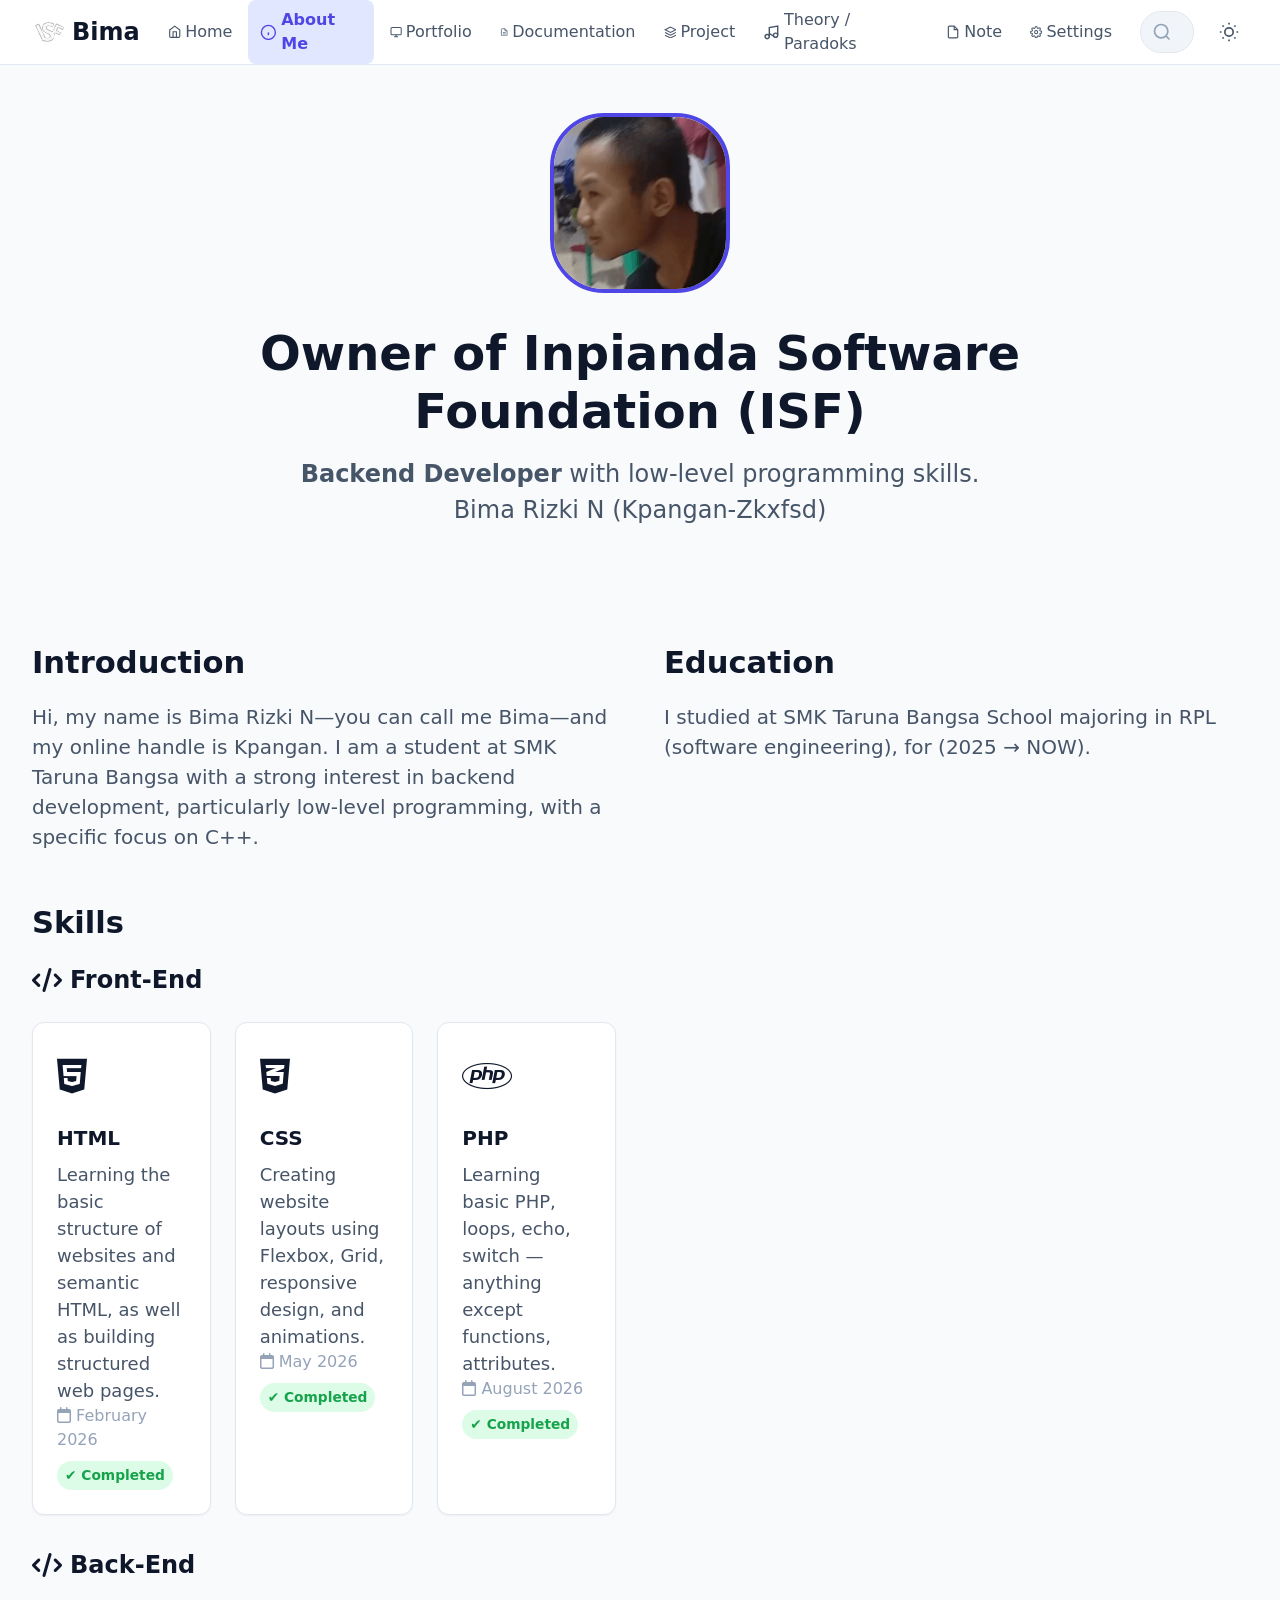
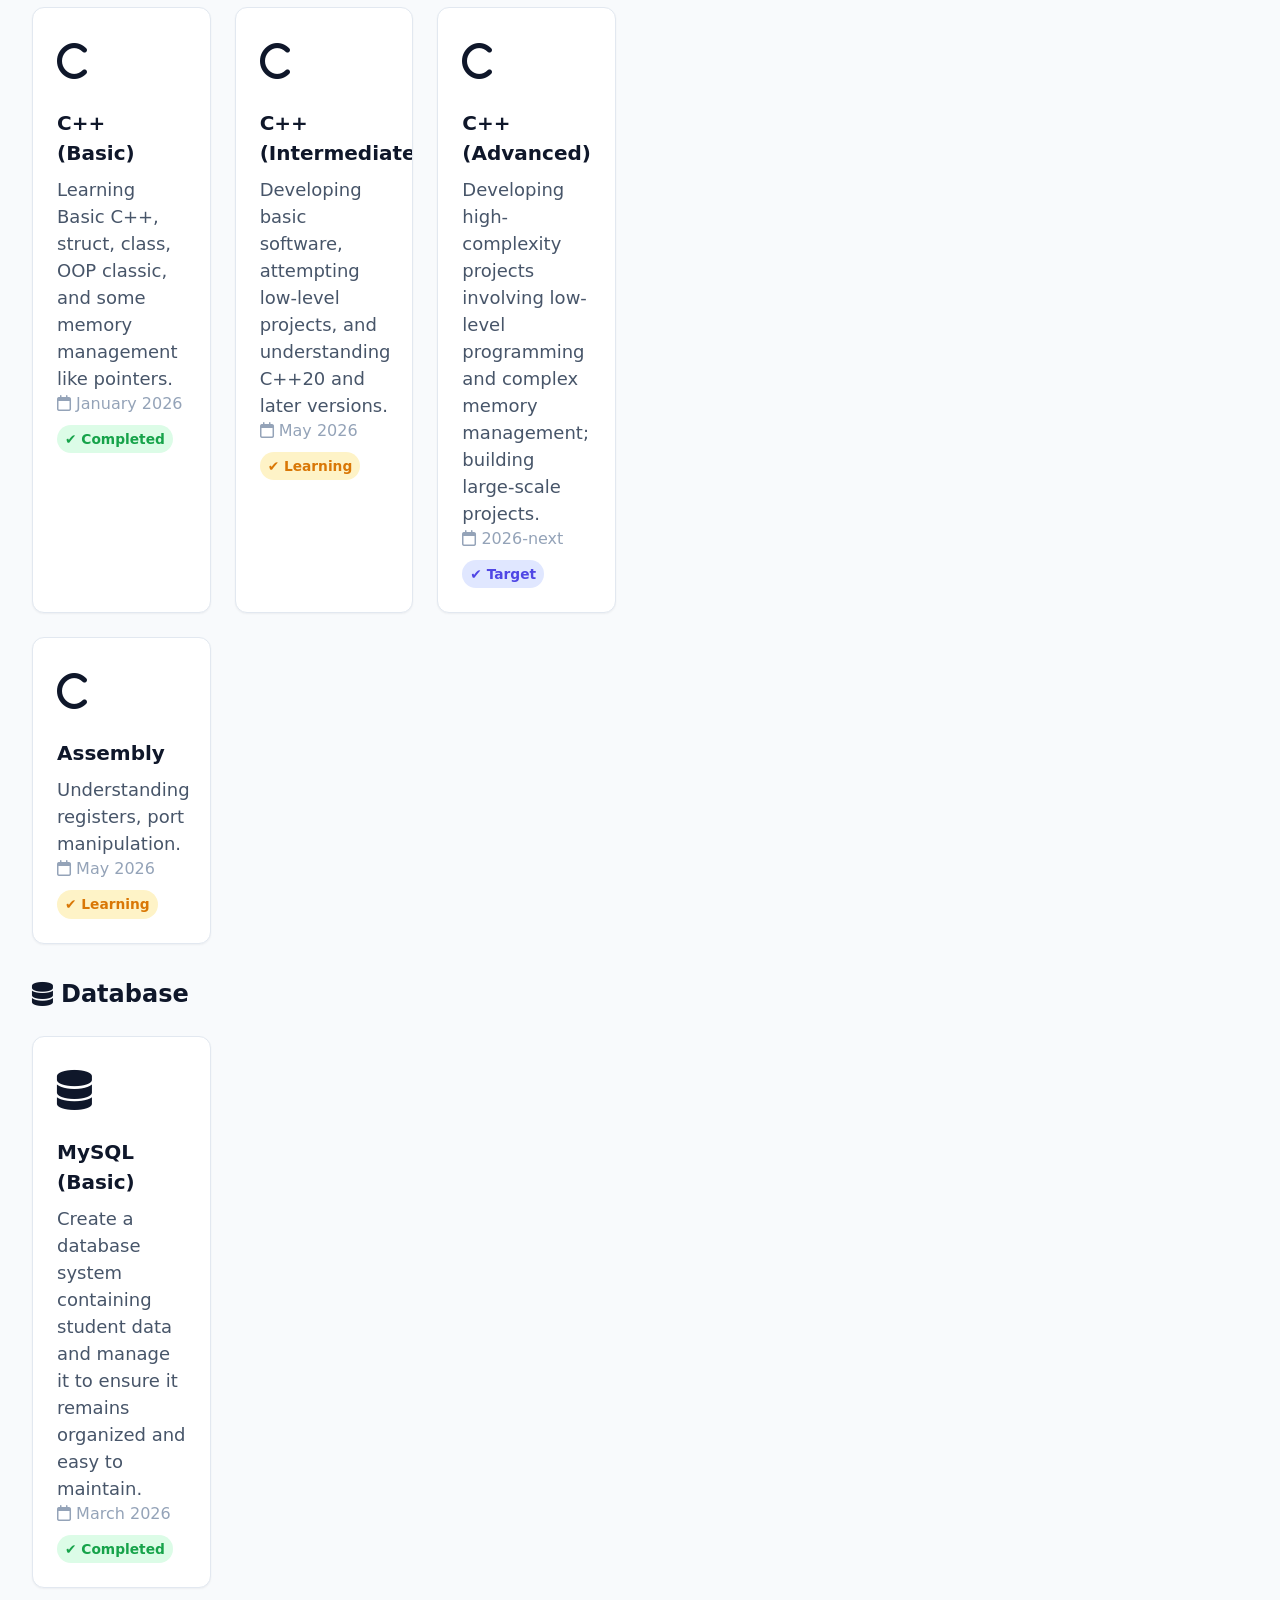
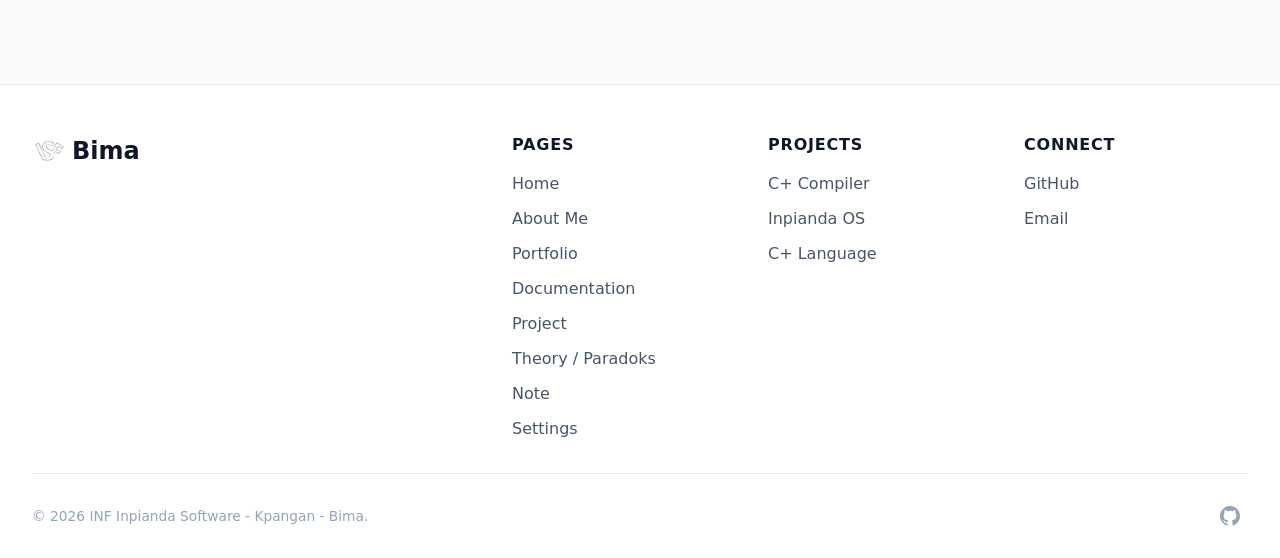
<file: about.html>
<!DOCTYPE html>
<html lang="id">
<head>
  <meta charset="UTF-8">
  <meta name="viewport" content="width=device-width, initial-scale=1.0">
  <title>About | Inpianda Center</title>
  <meta name="description" content="Inpianda Software Foundation — Low-level systems programming: compilers, operating systems, embedded.">
  <meta name="theme-color" content="#1a1a2e">
  <link rel="icon" type="image/svg+xml" href="./favicon.svg">
  <link rel="manifest" href="./manifest.webmanifest">
  <link rel="apple-touch-icon" href="./apple-touch-icon.png">
  <script type="application/ld+json">{
  &quot;@context&quot;: &quot;https://schema.org&quot;,
  &quot;@type&quot;: &quot;WebSite&quot;,
  &quot;name&quot;: &quot;Inpianda Center&quot;,
  &quot;url&quot;: &quot;https://inpianda.dev&quot;,
  &quot;potentialAction&quot;: {
    &quot;@type&quot;: &quot;SearchAction&quot;,
    &quot;target&quot;: &quot;https://inpianda.dev/search?q&#x3D;{search_term_string}&quot;,
    &quot;query-input&quot;: &quot;required name&#x3D;search_term_string&quot;
  }
}</script>
  <link rel="modulepreload" href="[data-uri]">
  <script type="module" crossorigin src="./assets/about-BXwyVYKv.js"></script>
  <link rel="modulepreload" crossorigin href="./assets/main-DVVjQT9R.js">
  <link rel="stylesheet" crossorigin href="./assets/main-DaW2ikX8.css">
<link rel="manifest" href="./manifest.webmanifest"><script id="vite-plugin-pwa:register-sw" src="./registerSW.js"></script></head>
<body>
  <a href="#main-content" class="skip-link">Skip to main content</a>
  <header class="site-header" role="banner">
    <div class="container">
      <a href="/" class="logo" aria-label="Inpianda Center - Home">
        <img src="./assets/images/logo.svg" alt="" class="logo-img" style="width: 32px; height: 32px; border-radius: var(--radius-md);">
        <span>Bima</span>
      </a>
  
      <nav class="nav-desktop" role="navigation" aria-label="Main navigation">
        <a href="/" class="nav-link " aria-current="">
          <svg width="18" height="18" viewBox="0 0 24 24" fill="none" stroke="currentColor" stroke-width="2" aria-hidden="true"><path d="M3 9l9-7 9 7v11a2 2 0 0 1-2 2H5a2 2 0 0 1-2-2z"/><polyline points="9 22 9 12 15 12 15 22"/></svg>
          Home
        </a>
        <a href="/about" class="nav-link active" aria-current="page">
          <svg width="18" height="18" viewBox="0 0 24 24" fill="none" stroke="currentColor" stroke-width="2" aria-hidden="true"><circle cx="12" cy="12" r="10"/><path d="M12 16v-4"/><path d="M12 8h.01"/></svg>
          About Me
        </a>
        <a href="/projects" class="nav-link " aria-current="">
          <svg width="18" height="18" viewBox="0 0 24 24" fill="none" stroke="currentColor" stroke-width="2" aria-hidden="true"><rect x="2" y="3" width="20" height="14" rx="2"/><path d="M8 21h8M12 17v4"/></svg>
          Portfolio
        </a>
        <a href="/documentation" class="nav-link " aria-current="">
          <svg width="18" height="18" viewBox="0 0 24 24" fill="none" stroke="currentColor" stroke-width="2" aria-hidden="true"><path d="M14 2H6a2 2 0 0 0-2 2v16a2 2 0 0 0 2 2h12a2 2 0 0 0 2-2V8z"/><polyline points="14 2 14 8 20 8"/><line x1="16" y1="13" x2="8" y2="13"/><line x1="16" y1="17" x2="8" y2="17"/></svg>
          Documentation
        </a>
        <a href="/project" class="nav-link " aria-current="">
          <svg width="18" height="18" viewBox="0 0 24 24" fill="none" stroke="currentColor" stroke-width="2" aria-hidden="true"><path d="M12 2L2 7l10 5 10-5-10-5z"/><path d="M2 17l10 5 10-5"/><path d="M2 12l10 5 10-5"/></svg>
          Project
        </a>
        <a href="/theory" class="nav-link " aria-current="">
          <svg width="18" height="18" viewBox="0 0 24 24" fill="none" stroke="currentColor" stroke-width="2" aria-hidden="true"><path d="M9 18V5l12-2v13"/><circle cx="6" cy="18" r="3"/><circle cx="18" cy="16" r="3"/><line x1="8.59" y1="13.51" x2="15.42" y2="17.49"/></svg>
          Theory / Paradoks
        </a>
        <a href="/note" class="nav-link " aria-current="">
          <svg width="18" height="18" viewBox="0 0 24 24" fill="none" stroke="currentColor" stroke-width="2" aria-hidden="true"><path d="M14 2H6a2 2 0 0 0-2 2v16a2 2 0 0 0 2 2h12a2 2 0 0 0 2-2V8z"/><polyline points="14 2 14 8 20 8"/></svg>
          Note
        </a>
        <a href="/settings" class="nav-link " aria-current="">
          <svg width="18" height="18" viewBox="0 0 24 24" fill="none" stroke="currentColor" stroke-width="2" aria-hidden="true"><circle cx="12" cy="12" r="3"/><path d="M19.4 15a1.65 1.65 0 0 0 .33 1.82l.06.06a2 2 0 0 1 0 2.83 2 2 0 0 1-2.83 0l-.06-.06a1.65 1.65 0 0 0-1.82-.33 1.65 1.65 0 0 0-1 1.51V21a2 2 0 0 1-2 2 2 2 0 0 1-2-2v-.09A1.65 1.65 0 0 0 9 19.4a1.65 1.65 0 0 0-1.82.33l-.06.06a2 2 0 0 1-2.83 0 2 2 0 0 1 0-2.83l.06-.06a1.65 1.65 0 0 0 .33-1.82 1.65 1.65 0 0 0-1.51-1H3a2 2 0 0 1-2-2 2 2 0 0 1 2-2h.09A1.65 1.65 0 0 0 4.6 9a1.65 1.65 0 0 0-.33-1.82l-.06-.06a2 2 0 0 1 0-2.83 2 2 0 0 1 2.83 0l.06.06a1.65 1.65 0 0 0 1.82.33H9a1.65 1.65 0 0 0 1-1.51V3a2 2 0 0 1 2-2 2 2 0 0 1 2 2v.09a1.65 1.65 0 0 0 1 1.51 1.65 1.65 0 0 0 1.82-.33l.06-.06a2 2 0 0 1 2.83 0 2 2 0 0 1 0 2.83l-.06.06a1.65 1.65 0 0 0-.33 1.82V9a1.65 1.65 0 0 0 1.51 1H21a2 2 0 0 1 2 2 2 2 0 0 1-2 2h-.09a1.65 1.65 0 0 0-1.51 1z"/></svg>
          Settings
        </a>
      </nav>
  
      <div class="search-wrapper" role="search" aria-label="Site search">
        <svg class="search-icon" viewBox="0 0 24 24" fill="none" stroke="currentColor" stroke-width="2" aria-hidden="true"><circle cx="11" cy="11" r="8"/><path d="M21 21l-4.35-4.35"/></svg>
        <input type="search" class="search-input" placeholder="Search projects, docs..." aria-label="Search" autocomplete="off">
      </div>
  
      <button class="theme-toggle" aria-label="Toggle dark mode" data-theme-toggle>
        <svg class="sun-icon" viewBox="0 0 24 24" fill="none" stroke="currentColor" stroke-width="2" aria-hidden="true"><circle cx="12" cy="12" r="5"/><path d="M12 1v2M12 21v2M4.22 4.22l1.42 1.42M18.36 18.36l1.42 1.42M1 12h2M21 12h2M4.22 19.78l1.42-1.42M18.36 5.64l1.42-1.42"/></svg>
        <svg class="moon-icon" viewBox="0 0 24 24" fill="none" stroke="currentColor" stroke-width="2" aria-hidden="true"><path d="M21 12.79A9 9 0 1 1 11.21 3 7 7 0 0 0 21 12.79z"/></svg>
      </button>
  
      <button class="mobile-menu-btn" aria-label="Open menu" aria-expanded="false" aria-controls="mobile-nav" data-mobile-menu-btn>
        <svg width="24" height="24" viewBox="0 0 24 24" fill="none" stroke="currentColor" stroke-width="2" aria-hidden="true"><line x1="3" y1="12" x2="21" y2="12"/><line x1="3" y1="6" x2="21" y2="6"/><line x1="3" y1="18" x2="21" y2="18"/></svg>
      </button>
    </div>
  </header>
  
  <!-- Mobile Nav Drawer -->
  <div class="mobile-nav-overlay" data-mobile-nav-overlay aria-hidden="true"></div>
  <nav class="mobile-nav" id="mobile-nav" role="navigation" aria-label="Mobile navigation">
    <div class="mobile-nav-header">
      <img src="./assets/images/logo.svg" alt="" class="logo-img" style="width: 32px; height: 32px; border-radius: var(--radius-md);">
      <span>Inpianda Center</span>
      <button class="mobile-nav-close" aria-label="Close menu" data-mobile-nav-close>
        <svg width="24" height="24" viewBox="0 0 24 24" fill="none" stroke="currentColor" stroke-width="2" aria-hidden="true"><line x1="18" y1="6" x2="6" y2="18"/><line x1="6" y1="6" x2="18" y2="18"/></svg>
      </button>
    </div>
    <div class="mobile-nav-links">
      <a href="/" class="mobile-nav-link " data-mobile-nav-link>
        <svg width="22" height="22" viewBox="0 0 24 24" fill="none" stroke="currentColor" stroke-width="2" aria-hidden="true"><path d="M3 9l9-7 9 7v11a2 2 0 0 1-2 2H5a2 2 0 0 1-2-2z"/><polyline points="9 22 9 12 15 12 15 22"/></svg>
        Home
      </a>
      <a href="/about" class="mobile-nav-link active" data-mobile-nav-link>
        <svg width="22" height="22" viewBox="0 0 24 24" fill="none" stroke="currentColor" stroke-width="2" aria-hidden="true"><circle cx="12" cy="12" r="10"/><path d="M12 16v-4"/><path d="M12 8h.01"/></svg>
        About Me
      </a>
      <a href="/projects" class="mobile-nav-link " data-mobile-nav-link>
        <svg width="22" height="22" viewBox="0 0 24 24" fill="none" stroke="currentColor" stroke-width="2" aria-hidden="true"><rect x="2" y="3" width="20" height="14" rx="2"/><path d="M8 21h8M12 17v4"/></svg>
        Portfolio
      </a>
      <a href="/documentation" class="mobile-nav-link " data-mobile-nav-link>
        <svg width="22" height="22" viewBox="0 0 24 24" fill="none" stroke="currentColor" stroke-width="2" aria-hidden="true"><path d="M14 2H6a2 2 0 0 0-2 2v16a2 2 0 0 0 2 2h12a2 2 0 0 0 2-2V8z"/><polyline points="14 2 14 8 20 8"/></svg>
        Documentation
      </a>
      <a href="/project" class="mobile-nav-link " data-mobile-nav-link>
        <svg width="22" height="22" viewBox="0 0 24 24" fill="none" stroke="currentColor" stroke-width="2" aria-hidden="true"><path d="M12 2L2 7l10 5 10-5-10-5z"/><path d="M2 17l10 5 10-5"/><path d="M2 12l10 5 10-5"/></svg>
        Project
      </a>
      <a href="/theory" class="mobile-nav-link " data-mobile-nav-link>
        <svg width="22" height="22" viewBox="0 0 24 24" fill="none" stroke="currentColor" stroke-width="2" aria-hidden="true"><path d="M9 18V5l12-2v13"/><circle cx="6" cy="18" r="3"/><circle cx="18" cy="16" r="3"/><line x1="8.59" y1="13.51" x2="15.42" y2="17.49"/></svg>
        Theory / Paradoks
      </a>
      <a href="/note" class="mobile-nav-link " data-mobile-nav-link>
        <svg width="22" height="22" viewBox="0 0 24 24" fill="none" stroke="currentColor" stroke-width="2" aria-hidden="true"><path d="M14 2H6a2 2 0 0 0-2 2v16a2 2 0 0 0 2 2h12a2 2 0 0 0 2-2V8z"/><polyline points="14 2 14 8 20 8"/></svg>
        Note
      </a>
      <a href="/settings" class="mobile-nav-link " data-mobile-nav-link>
        <svg width="22" height="22" viewBox="0 0 24 24" fill="none" stroke="currentColor" stroke-width="2" aria-hidden="true"><circle cx="12" cy="12" r="3"/><path d="M19.4 15a1.65 1.65 0 0 0 .33 1.82l.06.06a2 2 0 0 1 0 2.83 2 2 0 0 1-2.83 0l-.06-.06a1.65 1.65 0 0 0-1.82-.33 1.65 1.65 0 0 0-1 1.51V21a2 2 0 0 1-2 2 2 2 0 0 1-2-2v-.09A1.65 1.65 0 0 0 9 19.4a1.65 1.65 0 0 0-1.82-.33l-.06-.06a2 2 0 0 1-2.83 0 2 2 0 0 1 0-2.83l.06-.06a1.65 1.65 0 0 0 .33-1.82 1.65 1.65 0 0 0-1-1.51H3a2 2 0 0 1-2-2 2 2 0 0 1 2-2h.09A1.65 1.65 0 0 0 4.6 9a1.65 1.65 0 0 0-.33-1.82l-.06-.06a2 2 0 0 1 0-2.83 2 2 0 0 1 2.83 0l.06.06a1.65 1.65 0 0 0 1.82.33H9a1.65 1.65 0 0 0 1-1.51V3a2 2 0 0 1 2-2 2 2 0 0 1 2 2v.09a1.65 1.65 0 0 0 1 1.51 1.65 1.65 0 0 0 1.82-.33l.06-.06a2 2 0 0 1 2.83 0 2 2 0 0 1 0 2.83l-.06.06a1.65 1.65 0 0 0-.33 1.82V9a1.65 1.65 0 0 0 1.51 1H21a2 2 0 0 1 2 2 2 2 0 0 1-2 2h-.09a1.65 1.65 0 0 0-1.51 1z"/></svg>
        Settings
      </a>
    </div>
  </nav>  <main id="main-content" role="main">
    <header class="hero" style="padding: var(--space-12) 0;">
      <div class="container">
        <div style="display: flex; align-items: center; gap: var(--space-8); flex-wrap: wrap; justify-content: center; text-align: center; max-width: 800px; margin: 0 auto;">
          <img src="./assets/images/image.png" alt="Bima Rizki N - Owner of ISF" class="about-profile-img" style="width: 180px; height: 180px; border-radius: 30%; object-fit: cover; border: 4px solid var(--color-primary); flex-shrink: 0;">
          <div>
            <h1 class="text-4xl font-bold" style="line-height: 1.2;">Owner of <span class="highlight">Inpianda Software Foundation</span> (ISF)</h1>
            <p class="text-lg text-secondary mt-4" style="font-size: var(--text-xl);"><strong>Backend Developer</strong> with low-level programming skills.<br>Bima Rizki N (Kpangan-Zkxfsd)</p>
          </div>
        </div>
      </div>
    </header>
    
    <section class="section">
      <div class="container">
        <div class="about-content" style="display: grid; gap: var(--space-12);">
          <div class="info-item">
            <h2 class="text-2xl font-bold mb-4">Introduction</h2>
            <p class="text-lg text-secondary">Hi, my name is Bima Rizki N—you can call me Bima—and my online handle is Kpangan. I am a student at SMK Taruna Bangsa with a strong interest in backend development, particularly low-level programming, with a specific focus on C++.</p>
          </div>
          <div class="info-item">
            <h2 class="text-2xl font-bold mb-4">Education</h2>
            <p class="text-lg text-secondary">I studied at SMK Taruna Bangsa School majoring in RPL (software engineering), for (2025 → NOW).</p>
          </div>
    
          <div class="info-item">
            <h2 class="text-2xl font-bold mb-4">Skills</h2>
    
            <div class="skills-section">
              <h3 class="text-xl font-semibold mb-6" style="display: flex; align-items: center; gap: var(--space-2);"><i class="fa-solid fa-code"></i> Front-End</h3>
              <div class="learning-container grid grid-cols-1 md:grid-cols-3 gap-6">
                <article class="learning-card card p-6">
                  <div class="icon" style="font-size: 40px; margin-bottom: var(--space-4);"><i class="fa-brands fa-html5"></i></div>
                  <h3 class="text-lg font-semibold mb-2">HTML</h3>
                  <p class="text-secondary">Learning the basic structure of websites and semantic HTML, as well as building structured web pages.</p>
                  <p class="text-sm text-tertiary mb-2"><i class="fa-regular fa-calendar"></i> February 2026</p>
                  <span class="badge badge-success">✔ Completed</span>
                </article>
    
                <article class="learning-card card p-6">
                  <div class="icon" style="font-size: 40px; margin-bottom: var(--space-4);"><i class="fa-brands fa-css3-alt"></i></div>
                  <h3 class="text-lg font-semibold mb-2">CSS</h3>
                  <p class="text-secondary">Creating website layouts using Flexbox, Grid, responsive design, and animations.</p>
                  <p class="text-sm text-tertiary mb-2"><i class="fa-regular fa-calendar"></i> May 2026</p>
                  <span class="badge badge-success">✔ Completed</span>
                </article>
    
                <article class="learning-card card p-6">
                  <div class="icon" style="font-size: 40px; margin-bottom: var(--space-4);"><i class="fa-brands fa-php"></i></div>
                  <h3 class="text-lg font-semibold mb-2">PHP</h3>
                  <p class="text-secondary">Learning basic PHP, loops, echo, switch — anything except functions, attributes.</p>
                  <p class="text-sm text-tertiary mb-2"><i class="fa-regular fa-calendar"></i> August 2026</p>
                  <span class="badge badge-success">✔ Completed</span>
                </article>
              </div>
            </div>
    
            <div class="skills-section mt-10">
              <h3 class="text-xl font-semibold mb-6" style="display: flex; align-items: center; gap: var(--space-2);"><i class="fa-solid fa-code"></i> Back-End</h3>
              <div class="learning-container grid grid-cols-1 md:grid-cols-3 gap-6">
                <article class="learning-card card p-6">
                  <div class="icon" style="font-size: 40px; margin-bottom: var(--space-4);"><i class="fa-brands fa-c"></i></div>
                  <h3 class="text-lg font-semibold mb-2">C++ (Basic)</h3>
                  <p class="text-secondary">Learning Basic C++, struct, class, OOP classic, and some memory management like pointers.</p>
                  <p class="text-sm text-tertiary mb-2"><i class="fa-regular fa-calendar"></i> January 2026</p>
                  <span class="badge badge-success">✔ Completed</span>
                </article>
    
                <article class="learning-card card p-6">
                  <div class="icon" style="font-size: 40px; margin-bottom: var(--space-4);"><i class="fa-brands fa-c"></i></div>
                  <h3 class="text-lg font-semibold mb-2">C++ (Intermediate)</h3>
                  <p class="text-secondary">Developing basic software, attempting low-level projects, and understanding C++20 and later versions.</p>
                  <p class="text-sm text-tertiary mb-2"><i class="fa-regular fa-calendar"></i> May 2026</p>
                  <span class="badge badge-warning">✔ Learning</span>
                </article>
    
                <article class="learning-card card p-6">
                  <div class="icon" style="font-size: 40px; margin-bottom: var(--space-4);"><i class="fa-brands fa-c"></i></div>
                  <h3 class="text-lg font-semibold mb-2">C++ (Advanced)</h3>
                  <p class="text-secondary">Developing high-complexity projects involving low-level programming and complex memory management; building large-scale projects.</p>
                  <p class="text-sm text-tertiary mb-2"><i class="fa-regular fa-calendar"></i> 2026-next</p>
                  <span class="badge badge-primary">✔ Target</span>
                </article>
    
                <article class="learning-card card p-6">
                  <div class="icon" style="font-size: 40px; margin-bottom: var(--space-4);"><i class="fa-brands fa-c"></i></div>
                  <h3 class="text-lg font-semibold mb-2">Assembly</h3>
                  <p class="text-secondary">Understanding registers, port manipulation.</p>
                  <p class="text-sm text-tertiary mb-2"><i class="fa-regular fa-calendar"></i> May 2026</p>
                  <span class="badge badge-warning">✔ Learning</span>
                </article>
              </div>
            </div>
    
            <div class="skills-section mt-10">
              <h3 class="text-xl font-semibold mb-6" style="display: flex; align-items: center; gap: var(--space-2);"><i class="fa-solid fa-database"></i> Database</h3>
              <div class="learning-container grid grid-cols-1 md:grid-cols-3 gap-6">
                <article class="learning-card card p-6">
                  <div class="icon" style="font-size: 40px; margin-bottom: var(--space-4);"><i class="fa-solid fa-database"></i></div>
                  <h3 class="text-lg font-semibold mb-2">MySQL (Basic)</h3>
                  <p class="text-secondary">Create a database system containing student data and manage it to ensure it remains organized and easy to maintain.</p>
                  <p class="text-sm text-tertiary mb-2"><i class="fa-regular fa-calendar"></i> March 2026</p>
                  <span class="badge badge-success">✔ Completed</span>
                </article>
              </div>
            </div>
          </div>
        </div>
      </div>
    </section>
    
    <link rel="stylesheet" href="https://cdnjs.cloudflare.com/ajax/libs/font-awesome/6.7.2/css/all.min.css">  </main>
  <footer class="site-footer" role="contentinfo">
    <div class="container">
      <div class="footer-grid">
        <div class="footer-brand">
          <a href="/" class="logo" aria-label="Inpianda Center - Home">
            <img src="./assets/images/logo.svg" alt="" class="logo-img" style="width: 32px; height: 32px; border-radius: var(--radius-md);">
            <span>Bima</span>
          </a>
        </div>
  
        <nav class="footer-nav" aria-label="Navigation">
          <h3 class="footer-title">Pages</h3>
          <ul class="footer-links">
            <li><a href="/" class="footer-link">Home</a></li>
            <li><a href="/about" class="footer-link">About Me</a></li>
            <li><a href="/projects" class="footer-link">Portfolio</a></li>
            <li><a href="/documentation" class="footer-link">Documentation</a></li>
            <li><a href="/project" class="footer-link">Project</a></li>
            <li><a href="/theory" class="footer-link">Theory / Paradoks</a></li>
            <li><a href="/note" class="footer-link">Note</a></li>
            <li><a href="/settings" class="footer-link">Settings</a></li>
          </ul>
        </nav>
  
        <nav class="footer-nav" aria-label="Projects">
          <h3 class="footer-title">Projects</h3>
          <ul class="footer-links">
            <li><a href="/projects#cplus-compiler" class="footer-link">C+ Compiler</a></li>
            <li><a href="/projects#inpianda-os" class="footer-link">Inpianda OS</a></li>
            <li><a href="/projects#cplus-language" class="footer-link">C+ Language</a></li>
          </ul>
        </nav>
  
        <nav class="footer-nav" aria-label="Connect">
          <h3 class="footer-title">Connect</h3>
          <ul class="footer-links">
            <li><a href="https://github.com" class="footer-link" target="_blank" rel="noopener noreferrer">GitHub</a></li>
            <li><a href="mailto:hello@inpianda.dev" class="footer-link">Email</a></li>
          </ul>
        </nav>
      </div>
  
      <div class="footer-bottom">
        <p class="copyright">&copy; 2026 INF Inpianda Software - Kpangan - Bima.</p>
        <div class="footer-social" role="list" aria-label="Social links">
          <a href="https://github.com" class="social-link" target="_blank" rel="noopener noreferrer" aria-label="GitHub" role="listitem">
            <svg viewBox="0 0 24 24" fill="currentColor" aria-hidden="true"><path d="M12 0C5.374 0 0 5.373 0 12c0 5.302 3.438 9.8 8.207 11.387.599.111.793-.261.793-.577v-2.234c-3.338.726-4.033-1.416-4.033-1.416-.546-1.387-1.333-1.756-1.333-1.756-1.089-.745.083-.729.083-.729 1.205.084 1.839 1.237 1.839 1.237 1.07 1.834 2.807 1.304 3.492.997.107-.775.418-1.305.762-1.604-2.665-.305-5.467-1.334-5.467-5.931 0-1.311.469-2.381 1.236-3.221-.124-.303-.535-1.524.117-3.176 0 0 1.008-.322 3.301 1.23A11.509 11.509 0 0112 5.803c1.02.005 2.047.138 3.006.404 2.291-1.552 3.297-1.23 3.297-1.23.653 1.653.242 2.874.118 3.176.77.84 1.235 1.911 1.235 3.221 0 4.609-2.807 5.624-5.479 5.921.43.372.823 1.102.823 2.222v3.293c0 .319.192.694.801.576C20.566 21.797 24 17.3 24 12c0-6.627-5.373-12-12-12z"/></svg>
          </a>
        </div>
      </div>
    </div>
  </footer>  

  <!-- Register Service Worker -->
</body>
</html>
</file>
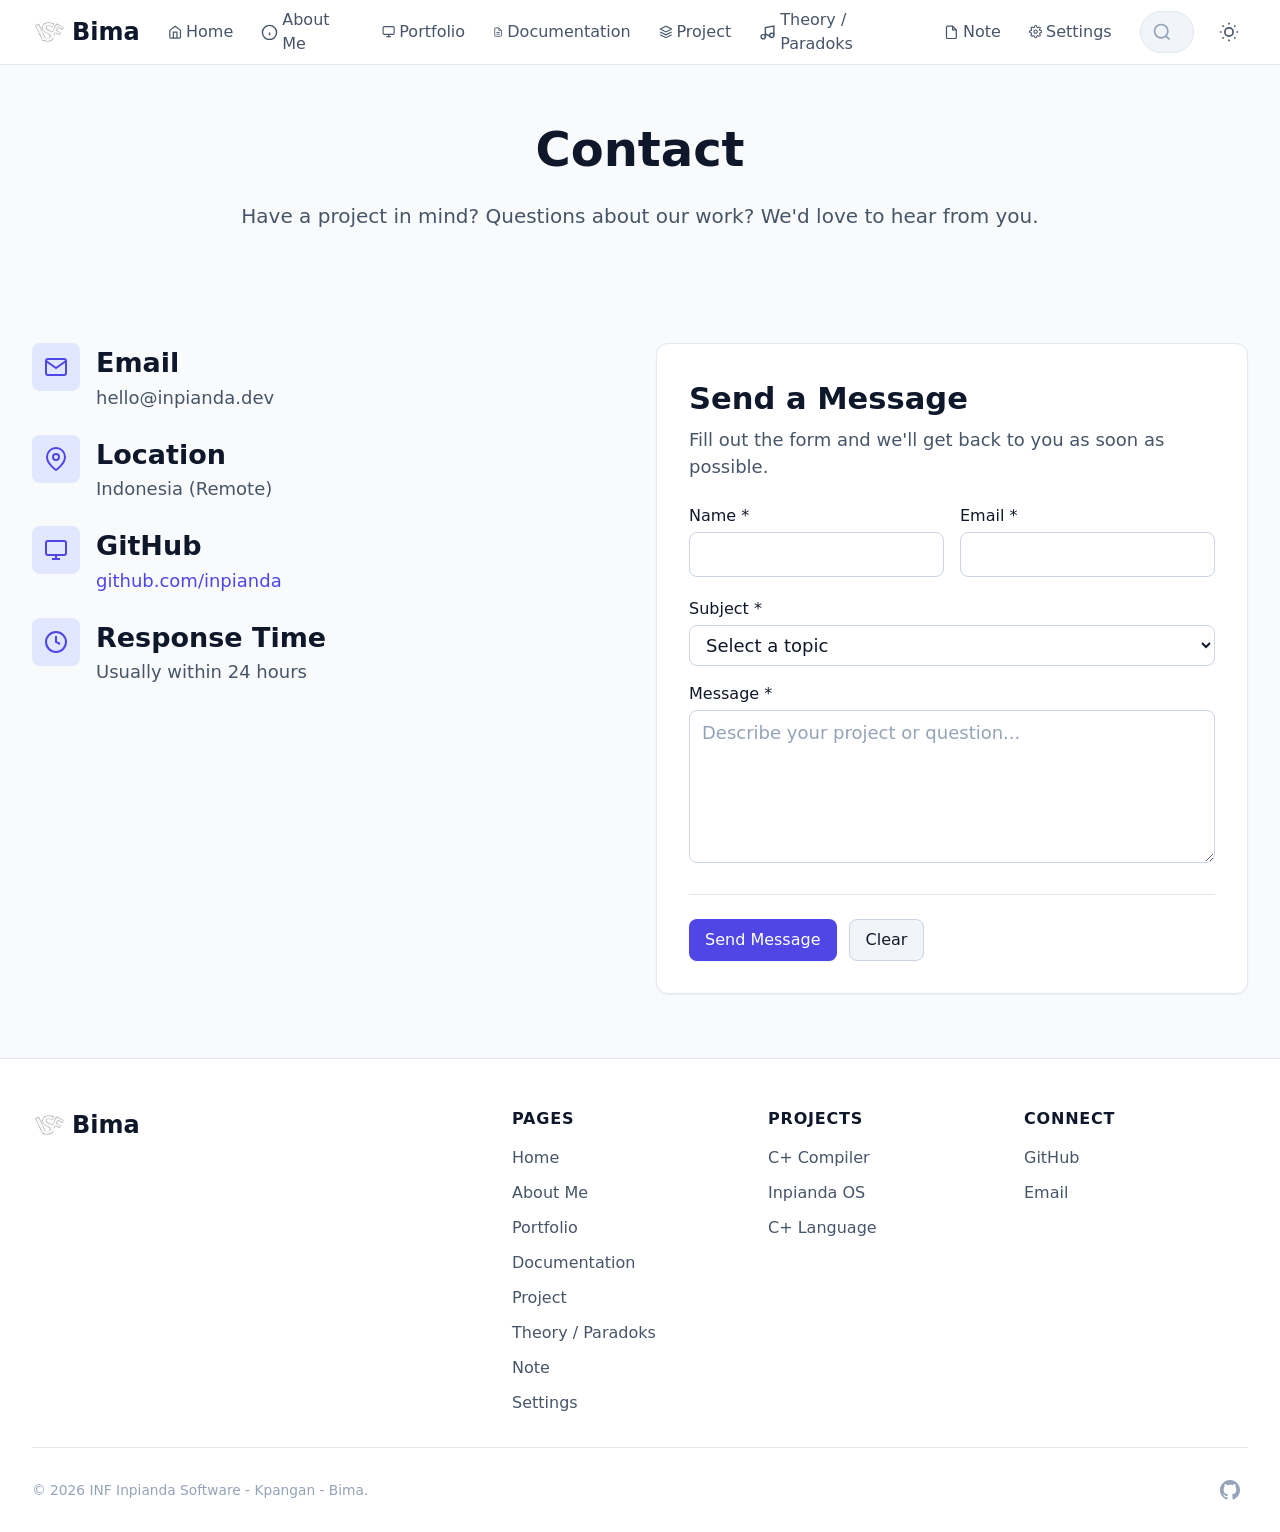
<file: contact.html>
<!DOCTYPE html>
<html lang="id">
<head>
  <meta charset="UTF-8">
  <meta name="viewport" content="width=device-width, initial-scale=1.0">
  <title>Contact | Inpianda Center</title>
  <meta name="description" content="Inpianda Software Foundation — Low-level systems programming: compilers, operating systems, embedded.">
  <meta name="theme-color" content="#1a1a2e">
  <link rel="icon" type="image/svg+xml" href="./favicon.svg">
  <link rel="manifest" href="./manifest.webmanifest">
  <link rel="apple-touch-icon" href="./apple-touch-icon.png">
  <script type="application/ld+json">{
  &quot;@context&quot;: &quot;https://schema.org&quot;,
  &quot;@type&quot;: &quot;WebSite&quot;,
  &quot;name&quot;: &quot;Inpianda Center&quot;,
  &quot;url&quot;: &quot;https://inpianda.dev&quot;,
  &quot;potentialAction&quot;: {
    &quot;@type&quot;: &quot;SearchAction&quot;,
    &quot;target&quot;: &quot;https://inpianda.dev/search?q&#x3D;{search_term_string}&quot;,
    &quot;query-input&quot;: &quot;required name&#x3D;search_term_string&quot;
  }
}</script>
  <link rel="modulepreload" href="[data-uri]">
  <script type="module" crossorigin src="./assets/contact-DAz5P7OZ.js"></script>
  <link rel="modulepreload" crossorigin href="./assets/main-DVVjQT9R.js">
  <link rel="stylesheet" crossorigin href="./assets/main-DaW2ikX8.css">
<link rel="manifest" href="./manifest.webmanifest"><script id="vite-plugin-pwa:register-sw" src="./registerSW.js"></script></head>
<body>
  <a href="#main-content" class="skip-link">Skip to main content</a>
  <header class="site-header" role="banner">
    <div class="container">
      <a href="/" class="logo" aria-label="Inpianda Center - Home">
        <img src="./assets/images/logo.svg" alt="" class="logo-img" style="width: 32px; height: 32px; border-radius: var(--radius-md);">
        <span>Bima</span>
      </a>
  
      <nav class="nav-desktop" role="navigation" aria-label="Main navigation">
        <a href="/" class="nav-link " aria-current="">
          <svg width="18" height="18" viewBox="0 0 24 24" fill="none" stroke="currentColor" stroke-width="2" aria-hidden="true"><path d="M3 9l9-7 9 7v11a2 2 0 0 1-2 2H5a2 2 0 0 1-2-2z"/><polyline points="9 22 9 12 15 12 15 22"/></svg>
          Home
        </a>
        <a href="/about" class="nav-link " aria-current="">
          <svg width="18" height="18" viewBox="0 0 24 24" fill="none" stroke="currentColor" stroke-width="2" aria-hidden="true"><circle cx="12" cy="12" r="10"/><path d="M12 16v-4"/><path d="M12 8h.01"/></svg>
          About Me
        </a>
        <a href="/projects" class="nav-link " aria-current="">
          <svg width="18" height="18" viewBox="0 0 24 24" fill="none" stroke="currentColor" stroke-width="2" aria-hidden="true"><rect x="2" y="3" width="20" height="14" rx="2"/><path d="M8 21h8M12 17v4"/></svg>
          Portfolio
        </a>
        <a href="/documentation" class="nav-link " aria-current="">
          <svg width="18" height="18" viewBox="0 0 24 24" fill="none" stroke="currentColor" stroke-width="2" aria-hidden="true"><path d="M14 2H6a2 2 0 0 0-2 2v16a2 2 0 0 0 2 2h12a2 2 0 0 0 2-2V8z"/><polyline points="14 2 14 8 20 8"/><line x1="16" y1="13" x2="8" y2="13"/><line x1="16" y1="17" x2="8" y2="17"/></svg>
          Documentation
        </a>
        <a href="/project" class="nav-link " aria-current="">
          <svg width="18" height="18" viewBox="0 0 24 24" fill="none" stroke="currentColor" stroke-width="2" aria-hidden="true"><path d="M12 2L2 7l10 5 10-5-10-5z"/><path d="M2 17l10 5 10-5"/><path d="M2 12l10 5 10-5"/></svg>
          Project
        </a>
        <a href="/theory" class="nav-link " aria-current="">
          <svg width="18" height="18" viewBox="0 0 24 24" fill="none" stroke="currentColor" stroke-width="2" aria-hidden="true"><path d="M9 18V5l12-2v13"/><circle cx="6" cy="18" r="3"/><circle cx="18" cy="16" r="3"/><line x1="8.59" y1="13.51" x2="15.42" y2="17.49"/></svg>
          Theory / Paradoks
        </a>
        <a href="/note" class="nav-link " aria-current="">
          <svg width="18" height="18" viewBox="0 0 24 24" fill="none" stroke="currentColor" stroke-width="2" aria-hidden="true"><path d="M14 2H6a2 2 0 0 0-2 2v16a2 2 0 0 0 2 2h12a2 2 0 0 0 2-2V8z"/><polyline points="14 2 14 8 20 8"/></svg>
          Note
        </a>
        <a href="/settings" class="nav-link " aria-current="">
          <svg width="18" height="18" viewBox="0 0 24 24" fill="none" stroke="currentColor" stroke-width="2" aria-hidden="true"><circle cx="12" cy="12" r="3"/><path d="M19.4 15a1.65 1.65 0 0 0 .33 1.82l.06.06a2 2 0 0 1 0 2.83 2 2 0 0 1-2.83 0l-.06-.06a1.65 1.65 0 0 0-1.82-.33 1.65 1.65 0 0 0-1 1.51V21a2 2 0 0 1-2 2 2 2 0 0 1-2-2v-.09A1.65 1.65 0 0 0 9 19.4a1.65 1.65 0 0 0-1.82.33l-.06.06a2 2 0 0 1-2.83 0 2 2 0 0 1 0-2.83l.06-.06a1.65 1.65 0 0 0 .33-1.82 1.65 1.65 0 0 0-1.51-1H3a2 2 0 0 1-2-2 2 2 0 0 1 2-2h.09A1.65 1.65 0 0 0 4.6 9a1.65 1.65 0 0 0-.33-1.82l-.06-.06a2 2 0 0 1 0-2.83 2 2 0 0 1 2.83 0l.06.06a1.65 1.65 0 0 0 1.82.33H9a1.65 1.65 0 0 0 1-1.51V3a2 2 0 0 1 2-2 2 2 0 0 1 2 2v.09a1.65 1.65 0 0 0 1 1.51 1.65 1.65 0 0 0 1.82-.33l.06-.06a2 2 0 0 1 2.83 0 2 2 0 0 1 0 2.83l-.06.06a1.65 1.65 0 0 0-.33 1.82V9a1.65 1.65 0 0 0 1.51 1H21a2 2 0 0 1 2 2 2 2 0 0 1-2 2h-.09a1.65 1.65 0 0 0-1.51 1z"/></svg>
          Settings
        </a>
      </nav>
  
      <div class="search-wrapper" role="search" aria-label="Site search">
        <svg class="search-icon" viewBox="0 0 24 24" fill="none" stroke="currentColor" stroke-width="2" aria-hidden="true"><circle cx="11" cy="11" r="8"/><path d="M21 21l-4.35-4.35"/></svg>
        <input type="search" class="search-input" placeholder="Search projects, docs..." aria-label="Search" autocomplete="off">
      </div>
  
      <button class="theme-toggle" aria-label="Toggle dark mode" data-theme-toggle>
        <svg class="sun-icon" viewBox="0 0 24 24" fill="none" stroke="currentColor" stroke-width="2" aria-hidden="true"><circle cx="12" cy="12" r="5"/><path d="M12 1v2M12 21v2M4.22 4.22l1.42 1.42M18.36 18.36l1.42 1.42M1 12h2M21 12h2M4.22 19.78l1.42-1.42M18.36 5.64l1.42-1.42"/></svg>
        <svg class="moon-icon" viewBox="0 0 24 24" fill="none" stroke="currentColor" stroke-width="2" aria-hidden="true"><path d="M21 12.79A9 9 0 1 1 11.21 3 7 7 0 0 0 21 12.79z"/></svg>
      </button>
  
      <button class="mobile-menu-btn" aria-label="Open menu" aria-expanded="false" aria-controls="mobile-nav" data-mobile-menu-btn>
        <svg width="24" height="24" viewBox="0 0 24 24" fill="none" stroke="currentColor" stroke-width="2" aria-hidden="true"><line x1="3" y1="12" x2="21" y2="12"/><line x1="3" y1="6" x2="21" y2="6"/><line x1="3" y1="18" x2="21" y2="18"/></svg>
      </button>
    </div>
  </header>
  
  <!-- Mobile Nav Drawer -->
  <div class="mobile-nav-overlay" data-mobile-nav-overlay aria-hidden="true"></div>
  <nav class="mobile-nav" id="mobile-nav" role="navigation" aria-label="Mobile navigation">
    <div class="mobile-nav-header">
      <img src="./assets/images/logo.svg" alt="" class="logo-img" style="width: 32px; height: 32px; border-radius: var(--radius-md);">
      <span>Inpianda Center</span>
      <button class="mobile-nav-close" aria-label="Close menu" data-mobile-nav-close>
        <svg width="24" height="24" viewBox="0 0 24 24" fill="none" stroke="currentColor" stroke-width="2" aria-hidden="true"><line x1="18" y1="6" x2="6" y2="18"/><line x1="6" y1="6" x2="18" y2="18"/></svg>
      </button>
    </div>
    <div class="mobile-nav-links">
      <a href="/" class="mobile-nav-link " data-mobile-nav-link>
        <svg width="22" height="22" viewBox="0 0 24 24" fill="none" stroke="currentColor" stroke-width="2" aria-hidden="true"><path d="M3 9l9-7 9 7v11a2 2 0 0 1-2 2H5a2 2 0 0 1-2-2z"/><polyline points="9 22 9 12 15 12 15 22"/></svg>
        Home
      </a>
      <a href="/about" class="mobile-nav-link " data-mobile-nav-link>
        <svg width="22" height="22" viewBox="0 0 24 24" fill="none" stroke="currentColor" stroke-width="2" aria-hidden="true"><circle cx="12" cy="12" r="10"/><path d="M12 16v-4"/><path d="M12 8h.01"/></svg>
        About Me
      </a>
      <a href="/projects" class="mobile-nav-link " data-mobile-nav-link>
        <svg width="22" height="22" viewBox="0 0 24 24" fill="none" stroke="currentColor" stroke-width="2" aria-hidden="true"><rect x="2" y="3" width="20" height="14" rx="2"/><path d="M8 21h8M12 17v4"/></svg>
        Portfolio
      </a>
      <a href="/documentation" class="mobile-nav-link " data-mobile-nav-link>
        <svg width="22" height="22" viewBox="0 0 24 24" fill="none" stroke="currentColor" stroke-width="2" aria-hidden="true"><path d="M14 2H6a2 2 0 0 0-2 2v16a2 2 0 0 0 2 2h12a2 2 0 0 0 2-2V8z"/><polyline points="14 2 14 8 20 8"/></svg>
        Documentation
      </a>
      <a href="/project" class="mobile-nav-link " data-mobile-nav-link>
        <svg width="22" height="22" viewBox="0 0 24 24" fill="none" stroke="currentColor" stroke-width="2" aria-hidden="true"><path d="M12 2L2 7l10 5 10-5-10-5z"/><path d="M2 17l10 5 10-5"/><path d="M2 12l10 5 10-5"/></svg>
        Project
      </a>
      <a href="/theory" class="mobile-nav-link " data-mobile-nav-link>
        <svg width="22" height="22" viewBox="0 0 24 24" fill="none" stroke="currentColor" stroke-width="2" aria-hidden="true"><path d="M9 18V5l12-2v13"/><circle cx="6" cy="18" r="3"/><circle cx="18" cy="16" r="3"/><line x1="8.59" y1="13.51" x2="15.42" y2="17.49"/></svg>
        Theory / Paradoks
      </a>
      <a href="/note" class="mobile-nav-link " data-mobile-nav-link>
        <svg width="22" height="22" viewBox="0 0 24 24" fill="none" stroke="currentColor" stroke-width="2" aria-hidden="true"><path d="M14 2H6a2 2 0 0 0-2 2v16a2 2 0 0 0 2 2h12a2 2 0 0 0 2-2V8z"/><polyline points="14 2 14 8 20 8"/></svg>
        Note
      </a>
      <a href="/settings" class="mobile-nav-link " data-mobile-nav-link>
        <svg width="22" height="22" viewBox="0 0 24 24" fill="none" stroke="currentColor" stroke-width="2" aria-hidden="true"><circle cx="12" cy="12" r="3"/><path d="M19.4 15a1.65 1.65 0 0 0 .33 1.82l.06.06a2 2 0 0 1 0 2.83 2 2 0 0 1-2.83 0l-.06-.06a1.65 1.65 0 0 0-1.82-.33 1.65 1.65 0 0 0-1 1.51V21a2 2 0 0 1-2 2 2 2 0 0 1-2-2v-.09A1.65 1.65 0 0 0 9 19.4a1.65 1.65 0 0 0-1.82-.33l-.06-.06a2 2 0 0 1-2.83 0 2 2 0 0 1 0-2.83l.06-.06a1.65 1.65 0 0 0 .33-1.82 1.65 1.65 0 0 0-1-1.51H3a2 2 0 0 1-2-2 2 2 0 0 1 2-2h.09A1.65 1.65 0 0 0 4.6 9a1.65 1.65 0 0 0-.33-1.82l-.06-.06a2 2 0 0 1 0-2.83 2 2 0 0 1 2.83 0l.06.06a1.65 1.65 0 0 0 1.82.33H9a1.65 1.65 0 0 0 1-1.51V3a2 2 0 0 1 2-2 2 2 0 0 1 2 2v.09a1.65 1.65 0 0 0 1 1.51 1.65 1.65 0 0 0 1.82-.33l.06-.06a2 2 0 0 1 2.83 0 2 2 0 0 1 0 2.83l-.06.06a1.65 1.65 0 0 0-.33 1.82V9a1.65 1.65 0 0 0 1.51 1H21a2 2 0 0 1 2 2 2 2 0 0 1-2 2h-.09a1.65 1.65 0 0 0-1.51 1z"/></svg>
        Settings
      </a>
    </div>
  </nav>  <main id="main-content" role="main">
    <header class="hero" style="padding: var(--space-12) 0;">
      <div class="container">
        <h1 class="text-4xl font-bold text-center mb-4">Contact</h1>
        <p class="text-lg text-secondary text-center max-w-2xl mx-auto">Have a project in mind? Questions about our work? We'd love to hear from you.</p>
      </div>
    </header>
    
    <section class="section">
      <div class="container">
        <div class="contact-grid">
          <div class="contact-info">
            <div class="contact-item">
              <div class="contact-icon">
                <svg width="24" height="24" viewBox="0 0 24 24" fill="none" stroke="currentColor" stroke-width="2"><path d="M4 4h16c1.1 0 2 .9 2 2v12c0 1.1-.9 2-2 2H4c-1.1 0-2-.9-2-2V6c0-1.1.9-2 2-2z"/><polyline points="22,6 12,13 2,6"/></svg>
              </div>
              <div class="contact-details">
                <h2 class="font-semibold">Email</h2>
                <p class="text-secondary">hello@inpianda.dev</p>
              </div>
            </div>
            <div class="contact-item">
              <div class="contact-icon">
                <svg width="24" height="24" viewBox="0 0 24 24" fill="none" stroke="currentColor" stroke-width="2"><path d="M21 10c0 7-9 13-9 13s-9-6-9-13a9 9 0 0 1 18 0z"/><circle cx="12" cy="10" r="3"/></svg>
              </div>
              <div class="contact-details">
                <h2 class="font-semibold">Location</h2>
                <p class="text-secondary">Indonesia (Remote)</p>
              </div>
            </div>
            <div class="contact-item">
              <div class="contact-icon">
                <svg width="24" height="24" viewBox="0 0 24 24" fill="none" stroke="currentColor" stroke-width="2"><rect x="2" y="3" width="20" height="14" rx="2"/><path d="M8 21h8M12 17v4"/></svg>
              </div>
              <div class="contact-details">
                <h2 class="font-semibold">GitHub</h2>
                <p class="text-secondary"><a href="https://github.com/inpianda" class="link" target="_blank" rel="noopener noreferrer">github.com/inpianda</a></p>
              </div>
            </div>
            <div class="contact-item">
              <div class="contact-icon">
                <svg width="24" height="24" viewBox="0 0 24 24" fill="none" stroke="currentColor" stroke-width="2"><circle cx="12" cy="12" r="10"/><polyline points="12 6 12 12 16 14"/></svg>
              </div>
              <div class="contact-details">
                <h2 class="font-semibold">Response Time</h2>
                <p class="text-secondary">Usually within 24 hours</p>
              </div>
            </div>
          </div>
    
          <div class="form-card card">
            <h2 class="form-title">Send a Message</h2>
            <p class="form-subtitle">Fill out the form and we'll get back to you as soon as possible.</p>
            <form id="contact-form" class="form" novalidate>
              <div class="form-row">
                <div class="form-group">
                  <label for="name" class="form-label">Name <span aria-hidden="true">*</span></label>
                  <input type="text" id="name" name="name" class="form-input" required autocomplete="name" aria-required="true">
                  <p class="form-error" id="name-error" aria-live="polite"></p>
                </div>
                <div class="form-group">
                  <label for="email" class="form-label">Email <span aria-hidden="true">*</span></label>
                  <input type="email" id="email" name="email" class="form-input" required autocomplete="email" aria-required="true">
                  <p class="form-error" id="email-error" aria-live="polite"></p>
                </div>
              </div>
              <div class="form-group">
                <label for="subject" class="form-label">Subject <span aria-hidden="true">*</span></label>
                <select id="subject" name="subject" class="form-select" required aria-required="true">
                  <option value="">Select a topic</option>
                  <option value="project">Project Inquiry</option>
                  <option value="collaboration">Collaboration</option>
                  <option value="feedback">Feedback</option>
                  <option value="other">Other</option>
                </select>
                <p class="form-error" id="subject-error" aria-live="polite"></p>
              </div>
              <div class="form-group">
                <label for="message" class="form-label">Message <span aria-hidden="true">*</span></label>
                <textarea id="message" name="message" class="form-textarea" rows="5" required aria-required="true" placeholder="Describe your project or question..."></textarea>
                <p class="form-error" id="message-error" aria-live="polite"></p>
              </div>
              <div class="form-actions">
                <button type="submit" class="btn btn-primary">Send Message</button>
                <button type="reset" class="btn btn-secondary">Clear</button>
              </div>
              <p id="form-status" class="visually-hidden" aria-live="polite"></p>
            </form>
          </div>
        </div>
      </div>
    </section>  </main>
  <footer class="site-footer" role="contentinfo">
    <div class="container">
      <div class="footer-grid">
        <div class="footer-brand">
          <a href="/" class="logo" aria-label="Inpianda Center - Home">
            <img src="./assets/images/logo.svg" alt="" class="logo-img" style="width: 32px; height: 32px; border-radius: var(--radius-md);">
            <span>Bima</span>
          </a>
        </div>
  
        <nav class="footer-nav" aria-label="Navigation">
          <h3 class="footer-title">Pages</h3>
          <ul class="footer-links">
            <li><a href="/" class="footer-link">Home</a></li>
            <li><a href="/about" class="footer-link">About Me</a></li>
            <li><a href="/projects" class="footer-link">Portfolio</a></li>
            <li><a href="/documentation" class="footer-link">Documentation</a></li>
            <li><a href="/project" class="footer-link">Project</a></li>
            <li><a href="/theory" class="footer-link">Theory / Paradoks</a></li>
            <li><a href="/note" class="footer-link">Note</a></li>
            <li><a href="/settings" class="footer-link">Settings</a></li>
          </ul>
        </nav>
  
        <nav class="footer-nav" aria-label="Projects">
          <h3 class="footer-title">Projects</h3>
          <ul class="footer-links">
            <li><a href="/projects#cplus-compiler" class="footer-link">C+ Compiler</a></li>
            <li><a href="/projects#inpianda-os" class="footer-link">Inpianda OS</a></li>
            <li><a href="/projects#cplus-language" class="footer-link">C+ Language</a></li>
          </ul>
        </nav>
  
        <nav class="footer-nav" aria-label="Connect">
          <h3 class="footer-title">Connect</h3>
          <ul class="footer-links">
            <li><a href="https://github.com" class="footer-link" target="_blank" rel="noopener noreferrer">GitHub</a></li>
            <li><a href="mailto:hello@inpianda.dev" class="footer-link">Email</a></li>
          </ul>
        </nav>
      </div>
  
      <div class="footer-bottom">
        <p class="copyright">&copy; 2026 INF Inpianda Software - Kpangan - Bima.</p>
        <div class="footer-social" role="list" aria-label="Social links">
          <a href="https://github.com" class="social-link" target="_blank" rel="noopener noreferrer" aria-label="GitHub" role="listitem">
            <svg viewBox="0 0 24 24" fill="currentColor" aria-hidden="true"><path d="M12 0C5.374 0 0 5.373 0 12c0 5.302 3.438 9.8 8.207 11.387.599.111.793-.261.793-.577v-2.234c-3.338.726-4.033-1.416-4.033-1.416-.546-1.387-1.333-1.756-1.333-1.756-1.089-.745.083-.729.083-.729 1.205.084 1.839 1.237 1.839 1.237 1.07 1.834 2.807 1.304 3.492.997.107-.775.418-1.305.762-1.604-2.665-.305-5.467-1.334-5.467-5.931 0-1.311.469-2.381 1.236-3.221-.124-.303-.535-1.524.117-3.176 0 0 1.008-.322 3.301 1.23A11.509 11.509 0 0112 5.803c1.02.005 2.047.138 3.006.404 2.291-1.552 3.297-1.23 3.297-1.23.653 1.653.242 2.874.118 3.176.77.84 1.235 1.911 1.235 3.221 0 4.609-2.807 5.624-5.479 5.921.43.372.823 1.102.823 2.222v3.293c0 .319.192.694.801.576C20.566 21.797 24 17.3 24 12c0-6.627-5.373-12-12-12z"/></svg>
          </a>
        </div>
      </div>
    </div>
  </footer>  

  <!-- Register Service Worker -->
</body>
</html>
</file>
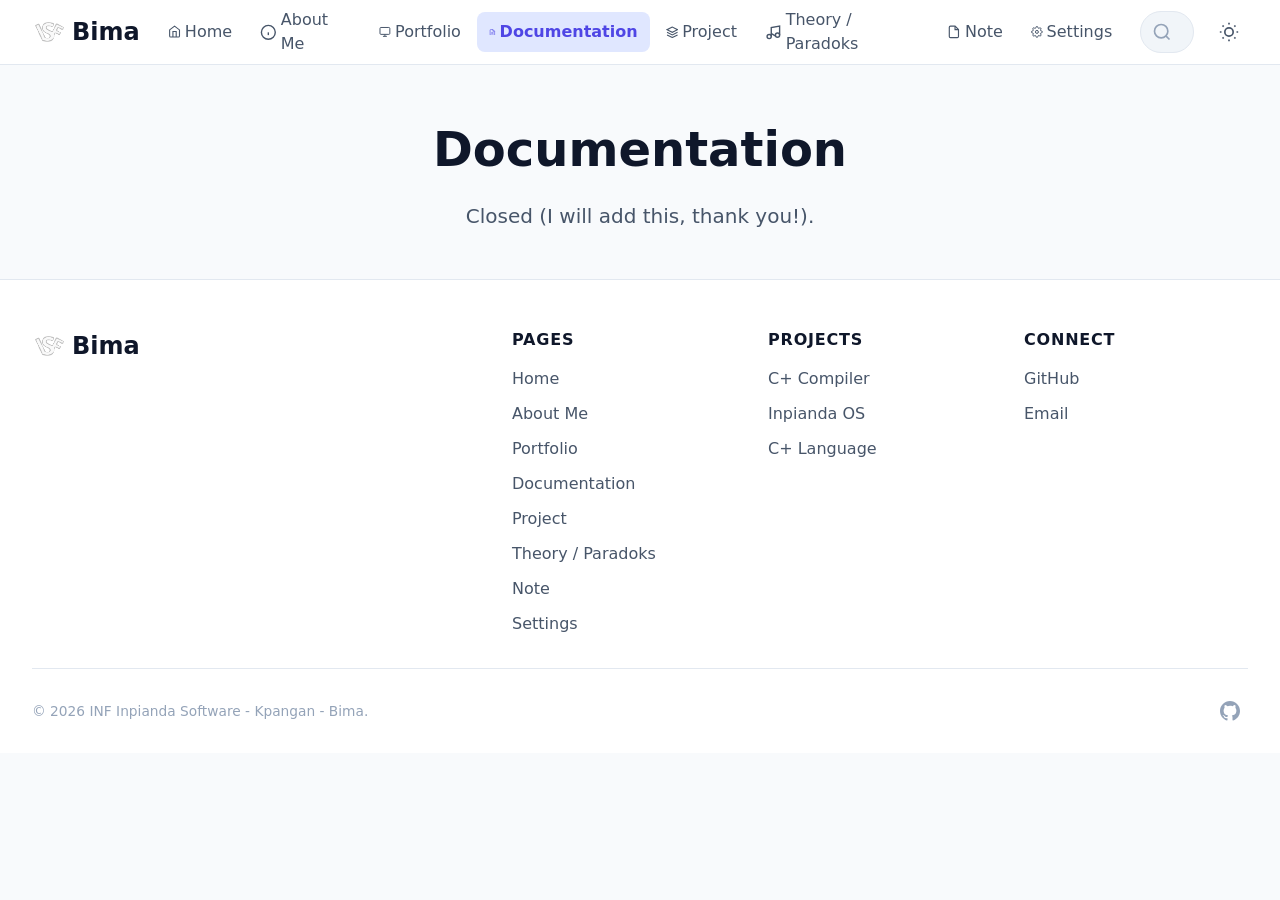
<file: documentation.html>
<!DOCTYPE html>
<html lang="id">
<head>
  <meta charset="UTF-8">
  <meta name="viewport" content="width=device-width, initial-scale=1.0">
  <title>Documentation | Inpianda Center</title>
  <meta name="description" content="Inpianda Software Foundation — Low-level systems programming: compilers, operating systems, embedded.">
  <meta name="theme-color" content="#1a1a2e">
  <link rel="icon" type="image/svg+xml" href="./favicon.svg">
  <link rel="manifest" href="./manifest.webmanifest">
  <link rel="apple-touch-icon" href="./apple-touch-icon.png">
  <script type="application/ld+json">{
  &quot;@context&quot;: &quot;https://schema.org&quot;,
  &quot;@type&quot;: &quot;WebSite&quot;,
  &quot;name&quot;: &quot;Inpianda Center&quot;,
  &quot;url&quot;: &quot;https://inpianda.dev&quot;,
  &quot;potentialAction&quot;: {
    &quot;@type&quot;: &quot;SearchAction&quot;,
    &quot;target&quot;: &quot;https://inpianda.dev/search?q&#x3D;{search_term_string}&quot;,
    &quot;query-input&quot;: &quot;required name&#x3D;search_term_string&quot;
  }
}</script>
  <link rel="modulepreload" href="[data-uri]">
  <script type="module" crossorigin src="./assets/documentation-DDNRAdEj.js"></script>
  <link rel="modulepreload" crossorigin href="./assets/main-DVVjQT9R.js">
  <link rel="stylesheet" crossorigin href="./assets/main-DaW2ikX8.css">
<link rel="manifest" href="./manifest.webmanifest"><script id="vite-plugin-pwa:register-sw" src="./registerSW.js"></script></head>
<body>
  <a href="#main-content" class="skip-link">Skip to main content</a>
  <header class="site-header" role="banner">
    <div class="container">
      <a href="/" class="logo" aria-label="Inpianda Center - Home">
        <img src="./assets/images/logo.svg" alt="" class="logo-img" style="width: 32px; height: 32px; border-radius: var(--radius-md);">
        <span>Bima</span>
      </a>
  
      <nav class="nav-desktop" role="navigation" aria-label="Main navigation">
        <a href="/" class="nav-link " aria-current="">
          <svg width="18" height="18" viewBox="0 0 24 24" fill="none" stroke="currentColor" stroke-width="2" aria-hidden="true"><path d="M3 9l9-7 9 7v11a2 2 0 0 1-2 2H5a2 2 0 0 1-2-2z"/><polyline points="9 22 9 12 15 12 15 22"/></svg>
          Home
        </a>
        <a href="/about" class="nav-link " aria-current="">
          <svg width="18" height="18" viewBox="0 0 24 24" fill="none" stroke="currentColor" stroke-width="2" aria-hidden="true"><circle cx="12" cy="12" r="10"/><path d="M12 16v-4"/><path d="M12 8h.01"/></svg>
          About Me
        </a>
        <a href="/projects" class="nav-link " aria-current="">
          <svg width="18" height="18" viewBox="0 0 24 24" fill="none" stroke="currentColor" stroke-width="2" aria-hidden="true"><rect x="2" y="3" width="20" height="14" rx="2"/><path d="M8 21h8M12 17v4"/></svg>
          Portfolio
        </a>
        <a href="/documentation" class="nav-link active" aria-current="page">
          <svg width="18" height="18" viewBox="0 0 24 24" fill="none" stroke="currentColor" stroke-width="2" aria-hidden="true"><path d="M14 2H6a2 2 0 0 0-2 2v16a2 2 0 0 0 2 2h12a2 2 0 0 0 2-2V8z"/><polyline points="14 2 14 8 20 8"/><line x1="16" y1="13" x2="8" y2="13"/><line x1="16" y1="17" x2="8" y2="17"/></svg>
          Documentation
        </a>
        <a href="/project" class="nav-link " aria-current="">
          <svg width="18" height="18" viewBox="0 0 24 24" fill="none" stroke="currentColor" stroke-width="2" aria-hidden="true"><path d="M12 2L2 7l10 5 10-5-10-5z"/><path d="M2 17l10 5 10-5"/><path d="M2 12l10 5 10-5"/></svg>
          Project
        </a>
        <a href="/theory" class="nav-link " aria-current="">
          <svg width="18" height="18" viewBox="0 0 24 24" fill="none" stroke="currentColor" stroke-width="2" aria-hidden="true"><path d="M9 18V5l12-2v13"/><circle cx="6" cy="18" r="3"/><circle cx="18" cy="16" r="3"/><line x1="8.59" y1="13.51" x2="15.42" y2="17.49"/></svg>
          Theory / Paradoks
        </a>
        <a href="/note" class="nav-link " aria-current="">
          <svg width="18" height="18" viewBox="0 0 24 24" fill="none" stroke="currentColor" stroke-width="2" aria-hidden="true"><path d="M14 2H6a2 2 0 0 0-2 2v16a2 2 0 0 0 2 2h12a2 2 0 0 0 2-2V8z"/><polyline points="14 2 14 8 20 8"/></svg>
          Note
        </a>
        <a href="/settings" class="nav-link " aria-current="">
          <svg width="18" height="18" viewBox="0 0 24 24" fill="none" stroke="currentColor" stroke-width="2" aria-hidden="true"><circle cx="12" cy="12" r="3"/><path d="M19.4 15a1.65 1.65 0 0 0 .33 1.82l.06.06a2 2 0 0 1 0 2.83 2 2 0 0 1-2.83 0l-.06-.06a1.65 1.65 0 0 0-1.82-.33 1.65 1.65 0 0 0-1 1.51V21a2 2 0 0 1-2 2 2 2 0 0 1-2-2v-.09A1.65 1.65 0 0 0 9 19.4a1.65 1.65 0 0 0-1.82.33l-.06.06a2 2 0 0 1-2.83 0 2 2 0 0 1 0-2.83l.06-.06a1.65 1.65 0 0 0 .33-1.82 1.65 1.65 0 0 0-1.51-1H3a2 2 0 0 1-2-2 2 2 0 0 1 2-2h.09A1.65 1.65 0 0 0 4.6 9a1.65 1.65 0 0 0-.33-1.82l-.06-.06a2 2 0 0 1 0-2.83 2 2 0 0 1 2.83 0l.06.06a1.65 1.65 0 0 0 1.82.33H9a1.65 1.65 0 0 0 1-1.51V3a2 2 0 0 1 2-2 2 2 0 0 1 2 2v.09a1.65 1.65 0 0 0 1 1.51 1.65 1.65 0 0 0 1.82-.33l.06-.06a2 2 0 0 1 2.83 0 2 2 0 0 1 0 2.83l-.06.06a1.65 1.65 0 0 0-.33 1.82V9a1.65 1.65 0 0 0 1.51 1H21a2 2 0 0 1 2 2 2 2 0 0 1-2 2h-.09a1.65 1.65 0 0 0-1.51 1z"/></svg>
          Settings
        </a>
      </nav>
  
      <div class="search-wrapper" role="search" aria-label="Site search">
        <svg class="search-icon" viewBox="0 0 24 24" fill="none" stroke="currentColor" stroke-width="2" aria-hidden="true"><circle cx="11" cy="11" r="8"/><path d="M21 21l-4.35-4.35"/></svg>
        <input type="search" class="search-input" placeholder="Search projects, docs..." aria-label="Search" autocomplete="off">
      </div>
  
      <button class="theme-toggle" aria-label="Toggle dark mode" data-theme-toggle>
        <svg class="sun-icon" viewBox="0 0 24 24" fill="none" stroke="currentColor" stroke-width="2" aria-hidden="true"><circle cx="12" cy="12" r="5"/><path d="M12 1v2M12 21v2M4.22 4.22l1.42 1.42M18.36 18.36l1.42 1.42M1 12h2M21 12h2M4.22 19.78l1.42-1.42M18.36 5.64l1.42-1.42"/></svg>
        <svg class="moon-icon" viewBox="0 0 24 24" fill="none" stroke="currentColor" stroke-width="2" aria-hidden="true"><path d="M21 12.79A9 9 0 1 1 11.21 3 7 7 0 0 0 21 12.79z"/></svg>
      </button>
  
      <button class="mobile-menu-btn" aria-label="Open menu" aria-expanded="false" aria-controls="mobile-nav" data-mobile-menu-btn>
        <svg width="24" height="24" viewBox="0 0 24 24" fill="none" stroke="currentColor" stroke-width="2" aria-hidden="true"><line x1="3" y1="12" x2="21" y2="12"/><line x1="3" y1="6" x2="21" y2="6"/><line x1="3" y1="18" x2="21" y2="18"/></svg>
      </button>
    </div>
  </header>
  
  <!-- Mobile Nav Drawer -->
  <div class="mobile-nav-overlay" data-mobile-nav-overlay aria-hidden="true"></div>
  <nav class="mobile-nav" id="mobile-nav" role="navigation" aria-label="Mobile navigation">
    <div class="mobile-nav-header">
      <img src="./assets/images/logo.svg" alt="" class="logo-img" style="width: 32px; height: 32px; border-radius: var(--radius-md);">
      <span>Inpianda Center</span>
      <button class="mobile-nav-close" aria-label="Close menu" data-mobile-nav-close>
        <svg width="24" height="24" viewBox="0 0 24 24" fill="none" stroke="currentColor" stroke-width="2" aria-hidden="true"><line x1="18" y1="6" x2="6" y2="18"/><line x1="6" y1="6" x2="18" y2="18"/></svg>
      </button>
    </div>
    <div class="mobile-nav-links">
      <a href="/" class="mobile-nav-link " data-mobile-nav-link>
        <svg width="22" height="22" viewBox="0 0 24 24" fill="none" stroke="currentColor" stroke-width="2" aria-hidden="true"><path d="M3 9l9-7 9 7v11a2 2 0 0 1-2 2H5a2 2 0 0 1-2-2z"/><polyline points="9 22 9 12 15 12 15 22"/></svg>
        Home
      </a>
      <a href="/about" class="mobile-nav-link " data-mobile-nav-link>
        <svg width="22" height="22" viewBox="0 0 24 24" fill="none" stroke="currentColor" stroke-width="2" aria-hidden="true"><circle cx="12" cy="12" r="10"/><path d="M12 16v-4"/><path d="M12 8h.01"/></svg>
        About Me
      </a>
      <a href="/projects" class="mobile-nav-link " data-mobile-nav-link>
        <svg width="22" height="22" viewBox="0 0 24 24" fill="none" stroke="currentColor" stroke-width="2" aria-hidden="true"><rect x="2" y="3" width="20" height="14" rx="2"/><path d="M8 21h8M12 17v4"/></svg>
        Portfolio
      </a>
      <a href="/documentation" class="mobile-nav-link active" data-mobile-nav-link>
        <svg width="22" height="22" viewBox="0 0 24 24" fill="none" stroke="currentColor" stroke-width="2" aria-hidden="true"><path d="M14 2H6a2 2 0 0 0-2 2v16a2 2 0 0 0 2 2h12a2 2 0 0 0 2-2V8z"/><polyline points="14 2 14 8 20 8"/></svg>
        Documentation
      </a>
      <a href="/project" class="mobile-nav-link " data-mobile-nav-link>
        <svg width="22" height="22" viewBox="0 0 24 24" fill="none" stroke="currentColor" stroke-width="2" aria-hidden="true"><path d="M12 2L2 7l10 5 10-5-10-5z"/><path d="M2 17l10 5 10-5"/><path d="M2 12l10 5 10-5"/></svg>
        Project
      </a>
      <a href="/theory" class="mobile-nav-link " data-mobile-nav-link>
        <svg width="22" height="22" viewBox="0 0 24 24" fill="none" stroke="currentColor" stroke-width="2" aria-hidden="true"><path d="M9 18V5l12-2v13"/><circle cx="6" cy="18" r="3"/><circle cx="18" cy="16" r="3"/><line x1="8.59" y1="13.51" x2="15.42" y2="17.49"/></svg>
        Theory / Paradoks
      </a>
      <a href="/note" class="mobile-nav-link " data-mobile-nav-link>
        <svg width="22" height="22" viewBox="0 0 24 24" fill="none" stroke="currentColor" stroke-width="2" aria-hidden="true"><path d="M14 2H6a2 2 0 0 0-2 2v16a2 2 0 0 0 2 2h12a2 2 0 0 0 2-2V8z"/><polyline points="14 2 14 8 20 8"/></svg>
        Note
      </a>
      <a href="/settings" class="mobile-nav-link " data-mobile-nav-link>
        <svg width="22" height="22" viewBox="0 0 24 24" fill="none" stroke="currentColor" stroke-width="2" aria-hidden="true"><circle cx="12" cy="12" r="3"/><path d="M19.4 15a1.65 1.65 0 0 0 .33 1.82l.06.06a2 2 0 0 1 0 2.83 2 2 0 0 1-2.83 0l-.06-.06a1.65 1.65 0 0 0-1.82-.33 1.65 1.65 0 0 0-1 1.51V21a2 2 0 0 1-2 2 2 2 0 0 1-2-2v-.09A1.65 1.65 0 0 0 9 19.4a1.65 1.65 0 0 0-1.82-.33l-.06-.06a2 2 0 0 1-2.83 0 2 2 0 0 1 0-2.83l.06-.06a1.65 1.65 0 0 0 .33-1.82 1.65 1.65 0 0 0-1-1.51H3a2 2 0 0 1-2-2 2 2 0 0 1 2-2h.09A1.65 1.65 0 0 0 4.6 9a1.65 1.65 0 0 0-.33-1.82l-.06-.06a2 2 0 0 1 0-2.83 2 2 0 0 1 2.83 0l.06.06a1.65 1.65 0 0 0 1.82.33H9a1.65 1.65 0 0 0 1-1.51V3a2 2 0 0 1 2-2 2 2 0 0 1 2 2v.09a1.65 1.65 0 0 0 1 1.51 1.65 1.65 0 0 0 1.82-.33l.06-.06a2 2 0 0 1 2.83 0 2 2 0 0 1 0 2.83l-.06.06a1.65 1.65 0 0 0-.33 1.82V9a1.65 1.65 0 0 0 1.51 1H21a2 2 0 0 1 2 2 2 2 0 0 1-2 2h-.09a1.65 1.65 0 0 0-1.51 1z"/></svg>
        Settings
      </a>
    </div>
  </nav>  <main id="main-content" role="main">
    <header class="hero" style="padding: var(--space-12) 0;">
      <div class="container">
        <h1 class="text-4xl font-bold text-center mb-4">Documentation</h1>
        <p class="text-lg text-secondary text-center max-w-2xl mx-auto">Closed (I will add this, thank you!).</p>
      </div>
    </header>
  </main>
  <footer class="site-footer" role="contentinfo">
    <div class="container">
      <div class="footer-grid">
        <div class="footer-brand">
          <a href="/" class="logo" aria-label="Inpianda Center - Home">
            <img src="./assets/images/logo.svg" alt="" class="logo-img" style="width: 32px; height: 32px; border-radius: var(--radius-md);">
            <span>Bima</span>
          </a>
        </div>
  
        <nav class="footer-nav" aria-label="Navigation">
          <h3 class="footer-title">Pages</h3>
          <ul class="footer-links">
            <li><a href="/" class="footer-link">Home</a></li>
            <li><a href="/about" class="footer-link">About Me</a></li>
            <li><a href="/projects" class="footer-link">Portfolio</a></li>
            <li><a href="/documentation" class="footer-link">Documentation</a></li>
            <li><a href="/project" class="footer-link">Project</a></li>
            <li><a href="/theory" class="footer-link">Theory / Paradoks</a></li>
            <li><a href="/note" class="footer-link">Note</a></li>
            <li><a href="/settings" class="footer-link">Settings</a></li>
          </ul>
        </nav>
  
        <nav class="footer-nav" aria-label="Projects">
          <h3 class="footer-title">Projects</h3>
          <ul class="footer-links">
            <li><a href="/projects#cplus-compiler" class="footer-link">C+ Compiler</a></li>
            <li><a href="/projects#inpianda-os" class="footer-link">Inpianda OS</a></li>
            <li><a href="/projects#cplus-language" class="footer-link">C+ Language</a></li>
          </ul>
        </nav>
  
        <nav class="footer-nav" aria-label="Connect">
          <h3 class="footer-title">Connect</h3>
          <ul class="footer-links">
            <li><a href="https://github.com" class="footer-link" target="_blank" rel="noopener noreferrer">GitHub</a></li>
            <li><a href="mailto:hello@inpianda.dev" class="footer-link">Email</a></li>
          </ul>
        </nav>
      </div>
  
      <div class="footer-bottom">
        <p class="copyright">&copy; 2026 INF Inpianda Software - Kpangan - Bima.</p>
        <div class="footer-social" role="list" aria-label="Social links">
          <a href="https://github.com" class="social-link" target="_blank" rel="noopener noreferrer" aria-label="GitHub" role="listitem">
            <svg viewBox="0 0 24 24" fill="currentColor" aria-hidden="true"><path d="M12 0C5.374 0 0 5.373 0 12c0 5.302 3.438 9.8 8.207 11.387.599.111.793-.261.793-.577v-2.234c-3.338.726-4.033-1.416-4.033-1.416-.546-1.387-1.333-1.756-1.333-1.756-1.089-.745.083-.729.083-.729 1.205.084 1.839 1.237 1.839 1.237 1.07 1.834 2.807 1.304 3.492.997.107-.775.418-1.305.762-1.604-2.665-.305-5.467-1.334-5.467-5.931 0-1.311.469-2.381 1.236-3.221-.124-.303-.535-1.524.117-3.176 0 0 1.008-.322 3.301 1.23A11.509 11.509 0 0112 5.803c1.02.005 2.047.138 3.006.404 2.291-1.552 3.297-1.23 3.297-1.23.653 1.653.242 2.874.118 3.176.77.84 1.235 1.911 1.235 3.221 0 4.609-2.807 5.624-5.479 5.921.43.372.823 1.102.823 2.222v3.293c0 .319.192.694.801.576C20.566 21.797 24 17.3 24 12c0-6.627-5.373-12-12-12z"/></svg>
          </a>
        </div>
      </div>
    </div>
  </footer>  

  <!-- Register Service Worker -->
</body>
</html>
</file>
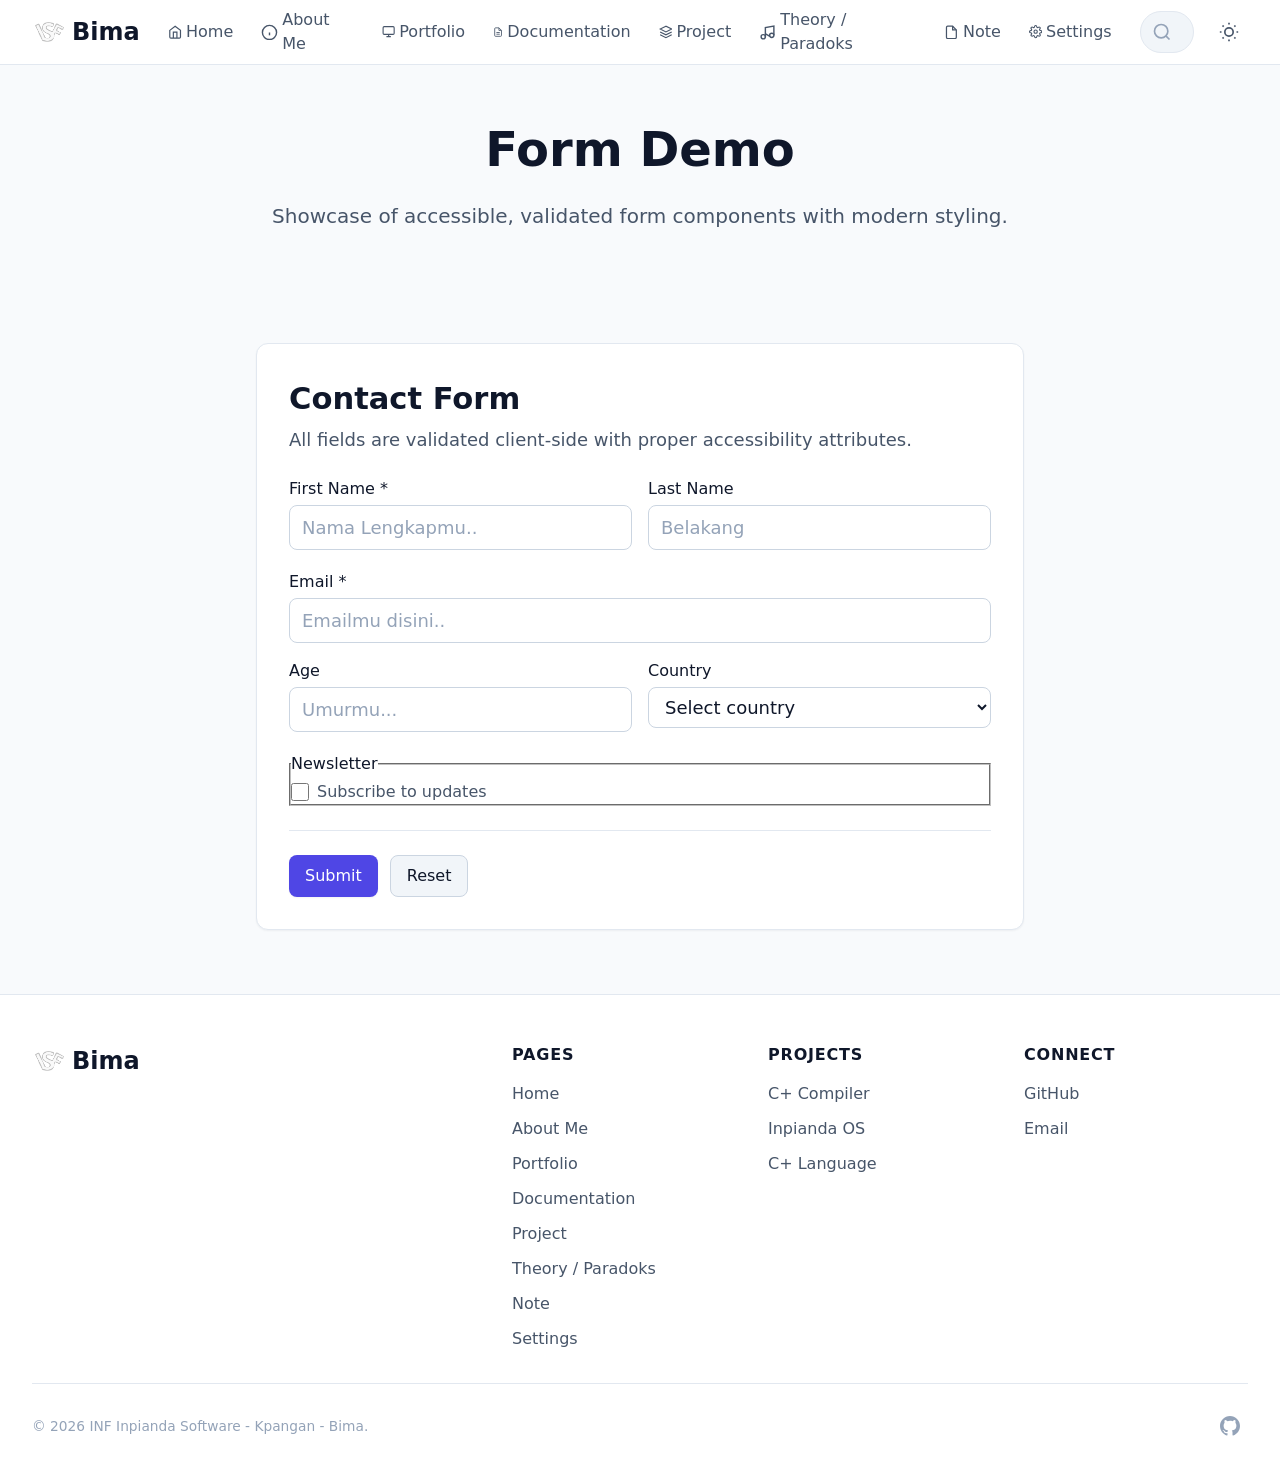
<file: form.html>
<!DOCTYPE html>
<html lang="id">
<head>
  <meta charset="UTF-8">
  <meta name="viewport" content="width=device-width, initial-scale=1.0">
  <title>Form | Inpianda Center</title>
  <meta name="description" content="Inpianda Software Foundation — Low-level systems programming: compilers, operating systems, embedded.">
  <meta name="theme-color" content="#1a1a2e">
  <link rel="icon" type="image/svg+xml" href="./favicon.svg">
  <link rel="manifest" href="./manifest.webmanifest">
  <link rel="apple-touch-icon" href="./apple-touch-icon.png">
  <script type="application/ld+json">{
  &quot;@context&quot;: &quot;https://schema.org&quot;,
  &quot;@type&quot;: &quot;WebSite&quot;,
  &quot;name&quot;: &quot;Inpianda Center&quot;,
  &quot;url&quot;: &quot;https://inpianda.dev&quot;,
  &quot;potentialAction&quot;: {
    &quot;@type&quot;: &quot;SearchAction&quot;,
    &quot;target&quot;: &quot;https://inpianda.dev/search?q&#x3D;{search_term_string}&quot;,
    &quot;query-input&quot;: &quot;required name&#x3D;search_term_string&quot;
  }
}</script>
  <link rel="modulepreload" href="[data-uri]">
  <script type="module" crossorigin src="./assets/form-DZ4m_5NT.js"></script>
  <link rel="modulepreload" crossorigin href="./assets/main-DVVjQT9R.js">
  <link rel="stylesheet" crossorigin href="./assets/main-DaW2ikX8.css">
<link rel="manifest" href="./manifest.webmanifest"><script id="vite-plugin-pwa:register-sw" src="./registerSW.js"></script></head>
<body>
  <a href="#main-content" class="skip-link">Skip to main content</a>
  <header class="site-header" role="banner">
    <div class="container">
      <a href="/" class="logo" aria-label="Inpianda Center - Home">
        <img src="./assets/images/logo.svg" alt="" class="logo-img" style="width: 32px; height: 32px; border-radius: var(--radius-md);">
        <span>Bima</span>
      </a>
  
      <nav class="nav-desktop" role="navigation" aria-label="Main navigation">
        <a href="/" class="nav-link " aria-current="">
          <svg width="18" height="18" viewBox="0 0 24 24" fill="none" stroke="currentColor" stroke-width="2" aria-hidden="true"><path d="M3 9l9-7 9 7v11a2 2 0 0 1-2 2H5a2 2 0 0 1-2-2z"/><polyline points="9 22 9 12 15 12 15 22"/></svg>
          Home
        </a>
        <a href="/about" class="nav-link " aria-current="">
          <svg width="18" height="18" viewBox="0 0 24 24" fill="none" stroke="currentColor" stroke-width="2" aria-hidden="true"><circle cx="12" cy="12" r="10"/><path d="M12 16v-4"/><path d="M12 8h.01"/></svg>
          About Me
        </a>
        <a href="/projects" class="nav-link " aria-current="">
          <svg width="18" height="18" viewBox="0 0 24 24" fill="none" stroke="currentColor" stroke-width="2" aria-hidden="true"><rect x="2" y="3" width="20" height="14" rx="2"/><path d="M8 21h8M12 17v4"/></svg>
          Portfolio
        </a>
        <a href="/documentation" class="nav-link " aria-current="">
          <svg width="18" height="18" viewBox="0 0 24 24" fill="none" stroke="currentColor" stroke-width="2" aria-hidden="true"><path d="M14 2H6a2 2 0 0 0-2 2v16a2 2 0 0 0 2 2h12a2 2 0 0 0 2-2V8z"/><polyline points="14 2 14 8 20 8"/><line x1="16" y1="13" x2="8" y2="13"/><line x1="16" y1="17" x2="8" y2="17"/></svg>
          Documentation
        </a>
        <a href="/project" class="nav-link " aria-current="">
          <svg width="18" height="18" viewBox="0 0 24 24" fill="none" stroke="currentColor" stroke-width="2" aria-hidden="true"><path d="M12 2L2 7l10 5 10-5-10-5z"/><path d="M2 17l10 5 10-5"/><path d="M2 12l10 5 10-5"/></svg>
          Project
        </a>
        <a href="/theory" class="nav-link " aria-current="">
          <svg width="18" height="18" viewBox="0 0 24 24" fill="none" stroke="currentColor" stroke-width="2" aria-hidden="true"><path d="M9 18V5l12-2v13"/><circle cx="6" cy="18" r="3"/><circle cx="18" cy="16" r="3"/><line x1="8.59" y1="13.51" x2="15.42" y2="17.49"/></svg>
          Theory / Paradoks
        </a>
        <a href="/note" class="nav-link " aria-current="">
          <svg width="18" height="18" viewBox="0 0 24 24" fill="none" stroke="currentColor" stroke-width="2" aria-hidden="true"><path d="M14 2H6a2 2 0 0 0-2 2v16a2 2 0 0 0 2 2h12a2 2 0 0 0 2-2V8z"/><polyline points="14 2 14 8 20 8"/></svg>
          Note
        </a>
        <a href="/settings" class="nav-link " aria-current="">
          <svg width="18" height="18" viewBox="0 0 24 24" fill="none" stroke="currentColor" stroke-width="2" aria-hidden="true"><circle cx="12" cy="12" r="3"/><path d="M19.4 15a1.65 1.65 0 0 0 .33 1.82l.06.06a2 2 0 0 1 0 2.83 2 2 0 0 1-2.83 0l-.06-.06a1.65 1.65 0 0 0-1.82-.33 1.65 1.65 0 0 0-1 1.51V21a2 2 0 0 1-2 2 2 2 0 0 1-2-2v-.09A1.65 1.65 0 0 0 9 19.4a1.65 1.65 0 0 0-1.82.33l-.06.06a2 2 0 0 1-2.83 0 2 2 0 0 1 0-2.83l.06-.06a1.65 1.65 0 0 0 .33-1.82 1.65 1.65 0 0 0-1.51-1H3a2 2 0 0 1-2-2 2 2 0 0 1 2-2h.09A1.65 1.65 0 0 0 4.6 9a1.65 1.65 0 0 0-.33-1.82l-.06-.06a2 2 0 0 1 0-2.83 2 2 0 0 1 2.83 0l.06.06a1.65 1.65 0 0 0 1.82.33H9a1.65 1.65 0 0 0 1-1.51V3a2 2 0 0 1 2-2 2 2 0 0 1 2 2v.09a1.65 1.65 0 0 0 1 1.51 1.65 1.65 0 0 0 1.82-.33l.06-.06a2 2 0 0 1 2.83 0 2 2 0 0 1 0 2.83l-.06.06a1.65 1.65 0 0 0-.33 1.82V9a1.65 1.65 0 0 0 1.51 1H21a2 2 0 0 1 2 2 2 2 0 0 1-2 2h-.09a1.65 1.65 0 0 0-1.51 1z"/></svg>
          Settings
        </a>
      </nav>
  
      <div class="search-wrapper" role="search" aria-label="Site search">
        <svg class="search-icon" viewBox="0 0 24 24" fill="none" stroke="currentColor" stroke-width="2" aria-hidden="true"><circle cx="11" cy="11" r="8"/><path d="M21 21l-4.35-4.35"/></svg>
        <input type="search" class="search-input" placeholder="Search projects, docs..." aria-label="Search" autocomplete="off">
      </div>
  
      <button class="theme-toggle" aria-label="Toggle dark mode" data-theme-toggle>
        <svg class="sun-icon" viewBox="0 0 24 24" fill="none" stroke="currentColor" stroke-width="2" aria-hidden="true"><circle cx="12" cy="12" r="5"/><path d="M12 1v2M12 21v2M4.22 4.22l1.42 1.42M18.36 18.36l1.42 1.42M1 12h2M21 12h2M4.22 19.78l1.42-1.42M18.36 5.64l1.42-1.42"/></svg>
        <svg class="moon-icon" viewBox="0 0 24 24" fill="none" stroke="currentColor" stroke-width="2" aria-hidden="true"><path d="M21 12.79A9 9 0 1 1 11.21 3 7 7 0 0 0 21 12.79z"/></svg>
      </button>
  
      <button class="mobile-menu-btn" aria-label="Open menu" aria-expanded="false" aria-controls="mobile-nav" data-mobile-menu-btn>
        <svg width="24" height="24" viewBox="0 0 24 24" fill="none" stroke="currentColor" stroke-width="2" aria-hidden="true"><line x1="3" y1="12" x2="21" y2="12"/><line x1="3" y1="6" x2="21" y2="6"/><line x1="3" y1="18" x2="21" y2="18"/></svg>
      </button>
    </div>
  </header>
  
  <!-- Mobile Nav Drawer -->
  <div class="mobile-nav-overlay" data-mobile-nav-overlay aria-hidden="true"></div>
  <nav class="mobile-nav" id="mobile-nav" role="navigation" aria-label="Mobile navigation">
    <div class="mobile-nav-header">
      <img src="./assets/images/logo.svg" alt="" class="logo-img" style="width: 32px; height: 32px; border-radius: var(--radius-md);">
      <span>Inpianda Center</span>
      <button class="mobile-nav-close" aria-label="Close menu" data-mobile-nav-close>
        <svg width="24" height="24" viewBox="0 0 24 24" fill="none" stroke="currentColor" stroke-width="2" aria-hidden="true"><line x1="18" y1="6" x2="6" y2="18"/><line x1="6" y1="6" x2="18" y2="18"/></svg>
      </button>
    </div>
    <div class="mobile-nav-links">
      <a href="/" class="mobile-nav-link " data-mobile-nav-link>
        <svg width="22" height="22" viewBox="0 0 24 24" fill="none" stroke="currentColor" stroke-width="2" aria-hidden="true"><path d="M3 9l9-7 9 7v11a2 2 0 0 1-2 2H5a2 2 0 0 1-2-2z"/><polyline points="9 22 9 12 15 12 15 22"/></svg>
        Home
      </a>
      <a href="/about" class="mobile-nav-link " data-mobile-nav-link>
        <svg width="22" height="22" viewBox="0 0 24 24" fill="none" stroke="currentColor" stroke-width="2" aria-hidden="true"><circle cx="12" cy="12" r="10"/><path d="M12 16v-4"/><path d="M12 8h.01"/></svg>
        About Me
      </a>
      <a href="/projects" class="mobile-nav-link " data-mobile-nav-link>
        <svg width="22" height="22" viewBox="0 0 24 24" fill="none" stroke="currentColor" stroke-width="2" aria-hidden="true"><rect x="2" y="3" width="20" height="14" rx="2"/><path d="M8 21h8M12 17v4"/></svg>
        Portfolio
      </a>
      <a href="/documentation" class="mobile-nav-link " data-mobile-nav-link>
        <svg width="22" height="22" viewBox="0 0 24 24" fill="none" stroke="currentColor" stroke-width="2" aria-hidden="true"><path d="M14 2H6a2 2 0 0 0-2 2v16a2 2 0 0 0 2 2h12a2 2 0 0 0 2-2V8z"/><polyline points="14 2 14 8 20 8"/></svg>
        Documentation
      </a>
      <a href="/project" class="mobile-nav-link " data-mobile-nav-link>
        <svg width="22" height="22" viewBox="0 0 24 24" fill="none" stroke="currentColor" stroke-width="2" aria-hidden="true"><path d="M12 2L2 7l10 5 10-5-10-5z"/><path d="M2 17l10 5 10-5"/><path d="M2 12l10 5 10-5"/></svg>
        Project
      </a>
      <a href="/theory" class="mobile-nav-link " data-mobile-nav-link>
        <svg width="22" height="22" viewBox="0 0 24 24" fill="none" stroke="currentColor" stroke-width="2" aria-hidden="true"><path d="M9 18V5l12-2v13"/><circle cx="6" cy="18" r="3"/><circle cx="18" cy="16" r="3"/><line x1="8.59" y1="13.51" x2="15.42" y2="17.49"/></svg>
        Theory / Paradoks
      </a>
      <a href="/note" class="mobile-nav-link " data-mobile-nav-link>
        <svg width="22" height="22" viewBox="0 0 24 24" fill="none" stroke="currentColor" stroke-width="2" aria-hidden="true"><path d="M14 2H6a2 2 0 0 0-2 2v16a2 2 0 0 0 2 2h12a2 2 0 0 0 2-2V8z"/><polyline points="14 2 14 8 20 8"/></svg>
        Note
      </a>
      <a href="/settings" class="mobile-nav-link " data-mobile-nav-link>
        <svg width="22" height="22" viewBox="0 0 24 24" fill="none" stroke="currentColor" stroke-width="2" aria-hidden="true"><circle cx="12" cy="12" r="3"/><path d="M19.4 15a1.65 1.65 0 0 0 .33 1.82l.06.06a2 2 0 0 1 0 2.83 2 2 0 0 1-2.83 0l-.06-.06a1.65 1.65 0 0 0-1.82-.33 1.65 1.65 0 0 0-1 1.51V21a2 2 0 0 1-2 2 2 2 0 0 1-2-2v-.09A1.65 1.65 0 0 0 9 19.4a1.65 1.65 0 0 0-1.82-.33l-.06-.06a2 2 0 0 1-2.83 0 2 2 0 0 1 0-2.83l.06-.06a1.65 1.65 0 0 0 .33-1.82 1.65 1.65 0 0 0-1-1.51H3a2 2 0 0 1-2-2 2 2 0 0 1 2-2h.09A1.65 1.65 0 0 0 4.6 9a1.65 1.65 0 0 0-.33-1.82l-.06-.06a2 2 0 0 1 0-2.83 2 2 0 0 1 2.83 0l.06.06a1.65 1.65 0 0 0 1.82.33H9a1.65 1.65 0 0 0 1-1.51V3a2 2 0 0 1 2-2 2 2 0 0 1 2 2v.09a1.65 1.65 0 0 0 1 1.51 1.65 1.65 0 0 0 1.82-.33l.06-.06a2 2 0 0 1 2.83 0 2 2 0 0 1 0 2.83l-.06.06a1.65 1.65 0 0 0-.33 1.82V9a1.65 1.65 0 0 0 1.51 1H21a2 2 0 0 1 2 2 2 2 0 0 1-2 2h-.09a1.65 1.65 0 0 0-1.51 1z"/></svg>
        Settings
      </a>
    </div>
  </nav>  <main id="main-content" role="main">
    <header class="hero" style="padding: var(--space-12) 0;">
      <div class="container">
        <h1 class="text-4xl font-bold text-center mb-4">Form Demo</h1>
        <p class="text-lg text-secondary text-center max-w-2xl mx-auto">Showcase of accessible, validated form components with modern styling.</p>
      </div>
    </header>
    
    <section class="section">
      <div class="container">
        <div class="form-page">
          <div class="form-card card">
            <h2 class="form-title">Contact Form</h2>
            <p class="form-subtitle">All fields are validated client-side with proper accessibility attributes.</p>
            <form id="demo-form" class="form" novalidate>
              <div class="form-row">
                <div class="form-group">
                  <label for="fname" class="form-label">First Name <span aria-hidden="true">*</span></label>
                  <input type="text" id="fname" name="firstname" class="form-input" required autocomplete="given-name" aria-required="true" placeholder="Nama Lengkapmu..">
                  <p class="form-error" id="fname-error" aria-live="polite"></p>
                </div>
                <div class="form-group">
                  <label for="lname" class="form-label">Last Name</label>
                  <input type="text" id="lname" name="lastname" class="form-input" autocomplete="family-name" placeholder="Belakang">
                </div>
              </div>
              <div class="form-group">
                <label for="email" class="form-label">Email <span aria-hidden="true">*</span></label>
                <input type="email" id="email" name="email" class="form-input" required autocomplete="email" aria-required="true" placeholder="Emailmu disini..">
                <p class="form-error" id="email-error" aria-live="polite"></p>
              </div>
              <div class="form-row">
                <div class="form-group">
                  <label for="age" class="form-label">Age</label>
                  <input type="number" id="age" name="age" class="form-input" min="1" max="120" autocomplete="age" placeholder="Umurmu...">
                  <p class="form-error" id="age-error" aria-live="polite"></p>
                </div>
                <div class="form-group">
                  <label for="country" class="form-label">Country</label>
                  <select id="country" name="country" class="form-select" autocomplete="country">
                    <option value="">Select country</option>
                    <option value="indonesia">Indonesia</option>
                    <option value="usa">United States</option>
                    <option value="canada">Canada</option>
                    <option value="australia">Australia</option>
                    <option value="singapore">Singapore</option>
                    <option value="japan">Japan</option>
                    <option value="germany">Germany</option>
                    <option value="netherlands">Netherlands</option>
                  </select>
                </div>
              </div>
              <fieldset class="form-group">
                <legend class="form-label">Newsletter</legend>
                <div class="form-check">
                  <input type="checkbox" id="newsletter" name="newsletter" class="form-check-input" value="yes">
                  <label for="newsletter" class="form-check-label">Subscribe to updates</label>
                </div>
              </fieldset>
              <div class="form-actions">
                <button type="submit" class="btn btn-primary">Submit</button>
                <button type="reset" class="btn btn-secondary">Reset</button>
              </div>
              <div id="demo-form-status" class="hidden mt-4 p-4 rounded-lg" role="status" aria-live="polite"></div>
            </form>
          </div>
        </div>
      </div>
    </section>  </main>
  <footer class="site-footer" role="contentinfo">
    <div class="container">
      <div class="footer-grid">
        <div class="footer-brand">
          <a href="/" class="logo" aria-label="Inpianda Center - Home">
            <img src="./assets/images/logo.svg" alt="" class="logo-img" style="width: 32px; height: 32px; border-radius: var(--radius-md);">
            <span>Bima</span>
          </a>
        </div>
  
        <nav class="footer-nav" aria-label="Navigation">
          <h3 class="footer-title">Pages</h3>
          <ul class="footer-links">
            <li><a href="/" class="footer-link">Home</a></li>
            <li><a href="/about" class="footer-link">About Me</a></li>
            <li><a href="/projects" class="footer-link">Portfolio</a></li>
            <li><a href="/documentation" class="footer-link">Documentation</a></li>
            <li><a href="/project" class="footer-link">Project</a></li>
            <li><a href="/theory" class="footer-link">Theory / Paradoks</a></li>
            <li><a href="/note" class="footer-link">Note</a></li>
            <li><a href="/settings" class="footer-link">Settings</a></li>
          </ul>
        </nav>
  
        <nav class="footer-nav" aria-label="Projects">
          <h3 class="footer-title">Projects</h3>
          <ul class="footer-links">
            <li><a href="/projects#cplus-compiler" class="footer-link">C+ Compiler</a></li>
            <li><a href="/projects#inpianda-os" class="footer-link">Inpianda OS</a></li>
            <li><a href="/projects#cplus-language" class="footer-link">C+ Language</a></li>
          </ul>
        </nav>
  
        <nav class="footer-nav" aria-label="Connect">
          <h3 class="footer-title">Connect</h3>
          <ul class="footer-links">
            <li><a href="https://github.com" class="footer-link" target="_blank" rel="noopener noreferrer">GitHub</a></li>
            <li><a href="mailto:hello@inpianda.dev" class="footer-link">Email</a></li>
          </ul>
        </nav>
      </div>
  
      <div class="footer-bottom">
        <p class="copyright">&copy; 2026 INF Inpianda Software - Kpangan - Bima.</p>
        <div class="footer-social" role="list" aria-label="Social links">
          <a href="https://github.com" class="social-link" target="_blank" rel="noopener noreferrer" aria-label="GitHub" role="listitem">
            <svg viewBox="0 0 24 24" fill="currentColor" aria-hidden="true"><path d="M12 0C5.374 0 0 5.373 0 12c0 5.302 3.438 9.8 8.207 11.387.599.111.793-.261.793-.577v-2.234c-3.338.726-4.033-1.416-4.033-1.416-.546-1.387-1.333-1.756-1.333-1.756-1.089-.745.083-.729.083-.729 1.205.084 1.839 1.237 1.839 1.237 1.07 1.834 2.807 1.304 3.492.997.107-.775.418-1.305.762-1.604-2.665-.305-5.467-1.334-5.467-5.931 0-1.311.469-2.381 1.236-3.221-.124-.303-.535-1.524.117-3.176 0 0 1.008-.322 3.301 1.23A11.509 11.509 0 0112 5.803c1.02.005 2.047.138 3.006.404 2.291-1.552 3.297-1.23 3.297-1.23.653 1.653.242 2.874.118 3.176.77.84 1.235 1.911 1.235 3.221 0 4.609-2.807 5.624-5.479 5.921.43.372.823 1.102.823 2.222v3.293c0 .319.192.694.801.576C20.566 21.797 24 17.3 24 12c0-6.627-5.373-12-12-12z"/></svg>
          </a>
        </div>
      </div>
    </div>
  </footer>  

  <!-- Register Service Worker -->
</body>
</html>
</file>
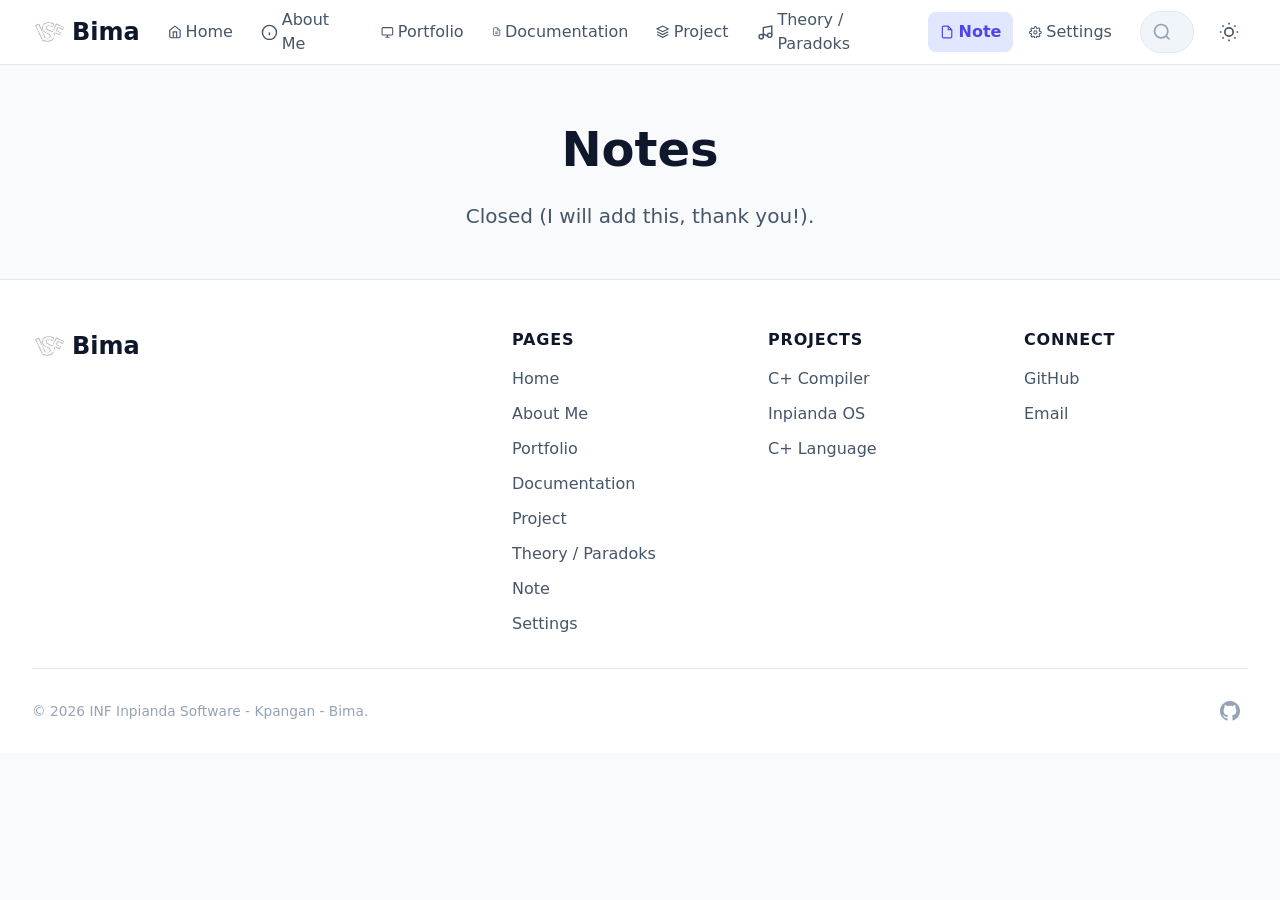
<file: note.html>
<!DOCTYPE html>
<html lang="id">
<head>
  <meta charset="UTF-8">
  <meta name="viewport" content="width=device-width, initial-scale=1.0">
  <title>Note | Inpianda Center</title>
  <meta name="description" content="Inpianda Software Foundation — Low-level systems programming: compilers, operating systems, embedded.">
  <meta name="theme-color" content="#1a1a2e">
  <link rel="icon" type="image/svg+xml" href="./favicon.svg">
  <link rel="manifest" href="./manifest.webmanifest">
  <link rel="apple-touch-icon" href="./apple-touch-icon.png">
  <script type="application/ld+json">{
  &quot;@context&quot;: &quot;https://schema.org&quot;,
  &quot;@type&quot;: &quot;WebSite&quot;,
  &quot;name&quot;: &quot;Inpianda Center&quot;,
  &quot;url&quot;: &quot;https://inpianda.dev&quot;,
  &quot;potentialAction&quot;: {
    &quot;@type&quot;: &quot;SearchAction&quot;,
    &quot;target&quot;: &quot;https://inpianda.dev/search?q&#x3D;{search_term_string}&quot;,
    &quot;query-input&quot;: &quot;required name&#x3D;search_term_string&quot;
  }
}</script>
  <link rel="modulepreload" href="[data-uri]">
  <script type="module" crossorigin src="./assets/note-DTy-M2xt.js"></script>
  <link rel="modulepreload" crossorigin href="./assets/main-DVVjQT9R.js">
  <link rel="stylesheet" crossorigin href="./assets/main-DaW2ikX8.css">
<link rel="manifest" href="./manifest.webmanifest"><script id="vite-plugin-pwa:register-sw" src="./registerSW.js"></script></head>
<body>
  <a href="#main-content" class="skip-link">Skip to main content</a>
  <header class="site-header" role="banner">
    <div class="container">
      <a href="/" class="logo" aria-label="Inpianda Center - Home">
        <img src="./assets/images/logo.svg" alt="" class="logo-img" style="width: 32px; height: 32px; border-radius: var(--radius-md);">
        <span>Bima</span>
      </a>
  
      <nav class="nav-desktop" role="navigation" aria-label="Main navigation">
        <a href="/" class="nav-link " aria-current="">
          <svg width="18" height="18" viewBox="0 0 24 24" fill="none" stroke="currentColor" stroke-width="2" aria-hidden="true"><path d="M3 9l9-7 9 7v11a2 2 0 0 1-2 2H5a2 2 0 0 1-2-2z"/><polyline points="9 22 9 12 15 12 15 22"/></svg>
          Home
        </a>
        <a href="/about" class="nav-link " aria-current="">
          <svg width="18" height="18" viewBox="0 0 24 24" fill="none" stroke="currentColor" stroke-width="2" aria-hidden="true"><circle cx="12" cy="12" r="10"/><path d="M12 16v-4"/><path d="M12 8h.01"/></svg>
          About Me
        </a>
        <a href="/projects" class="nav-link " aria-current="">
          <svg width="18" height="18" viewBox="0 0 24 24" fill="none" stroke="currentColor" stroke-width="2" aria-hidden="true"><rect x="2" y="3" width="20" height="14" rx="2"/><path d="M8 21h8M12 17v4"/></svg>
          Portfolio
        </a>
        <a href="/documentation" class="nav-link " aria-current="">
          <svg width="18" height="18" viewBox="0 0 24 24" fill="none" stroke="currentColor" stroke-width="2" aria-hidden="true"><path d="M14 2H6a2 2 0 0 0-2 2v16a2 2 0 0 0 2 2h12a2 2 0 0 0 2-2V8z"/><polyline points="14 2 14 8 20 8"/><line x1="16" y1="13" x2="8" y2="13"/><line x1="16" y1="17" x2="8" y2="17"/></svg>
          Documentation
        </a>
        <a href="/project" class="nav-link " aria-current="">
          <svg width="18" height="18" viewBox="0 0 24 24" fill="none" stroke="currentColor" stroke-width="2" aria-hidden="true"><path d="M12 2L2 7l10 5 10-5-10-5z"/><path d="M2 17l10 5 10-5"/><path d="M2 12l10 5 10-5"/></svg>
          Project
        </a>
        <a href="/theory" class="nav-link " aria-current="">
          <svg width="18" height="18" viewBox="0 0 24 24" fill="none" stroke="currentColor" stroke-width="2" aria-hidden="true"><path d="M9 18V5l12-2v13"/><circle cx="6" cy="18" r="3"/><circle cx="18" cy="16" r="3"/><line x1="8.59" y1="13.51" x2="15.42" y2="17.49"/></svg>
          Theory / Paradoks
        </a>
        <a href="/note" class="nav-link active" aria-current="page">
          <svg width="18" height="18" viewBox="0 0 24 24" fill="none" stroke="currentColor" stroke-width="2" aria-hidden="true"><path d="M14 2H6a2 2 0 0 0-2 2v16a2 2 0 0 0 2 2h12a2 2 0 0 0 2-2V8z"/><polyline points="14 2 14 8 20 8"/></svg>
          Note
        </a>
        <a href="/settings" class="nav-link " aria-current="">
          <svg width="18" height="18" viewBox="0 0 24 24" fill="none" stroke="currentColor" stroke-width="2" aria-hidden="true"><circle cx="12" cy="12" r="3"/><path d="M19.4 15a1.65 1.65 0 0 0 .33 1.82l.06.06a2 2 0 0 1 0 2.83 2 2 0 0 1-2.83 0l-.06-.06a1.65 1.65 0 0 0-1.82-.33 1.65 1.65 0 0 0-1 1.51V21a2 2 0 0 1-2 2 2 2 0 0 1-2-2v-.09A1.65 1.65 0 0 0 9 19.4a1.65 1.65 0 0 0-1.82.33l-.06.06a2 2 0 0 1-2.83 0 2 2 0 0 1 0-2.83l.06-.06a1.65 1.65 0 0 0 .33-1.82 1.65 1.65 0 0 0-1.51-1H3a2 2 0 0 1-2-2 2 2 0 0 1 2-2h.09A1.65 1.65 0 0 0 4.6 9a1.65 1.65 0 0 0-.33-1.82l-.06-.06a2 2 0 0 1 0-2.83 2 2 0 0 1 2.83 0l.06.06a1.65 1.65 0 0 0 1.82.33H9a1.65 1.65 0 0 0 1-1.51V3a2 2 0 0 1 2-2 2 2 0 0 1 2 2v.09a1.65 1.65 0 0 0 1 1.51 1.65 1.65 0 0 0 1.82-.33l.06-.06a2 2 0 0 1 2.83 0 2 2 0 0 1 0 2.83l-.06.06a1.65 1.65 0 0 0-.33 1.82V9a1.65 1.65 0 0 0 1.51 1H21a2 2 0 0 1 2 2 2 2 0 0 1-2 2h-.09a1.65 1.65 0 0 0-1.51 1z"/></svg>
          Settings
        </a>
      </nav>
  
      <div class="search-wrapper" role="search" aria-label="Site search">
        <svg class="search-icon" viewBox="0 0 24 24" fill="none" stroke="currentColor" stroke-width="2" aria-hidden="true"><circle cx="11" cy="11" r="8"/><path d="M21 21l-4.35-4.35"/></svg>
        <input type="search" class="search-input" placeholder="Search projects, docs..." aria-label="Search" autocomplete="off">
      </div>
  
      <button class="theme-toggle" aria-label="Toggle dark mode" data-theme-toggle>
        <svg class="sun-icon" viewBox="0 0 24 24" fill="none" stroke="currentColor" stroke-width="2" aria-hidden="true"><circle cx="12" cy="12" r="5"/><path d="M12 1v2M12 21v2M4.22 4.22l1.42 1.42M18.36 18.36l1.42 1.42M1 12h2M21 12h2M4.22 19.78l1.42-1.42M18.36 5.64l1.42-1.42"/></svg>
        <svg class="moon-icon" viewBox="0 0 24 24" fill="none" stroke="currentColor" stroke-width="2" aria-hidden="true"><path d="M21 12.79A9 9 0 1 1 11.21 3 7 7 0 0 0 21 12.79z"/></svg>
      </button>
  
      <button class="mobile-menu-btn" aria-label="Open menu" aria-expanded="false" aria-controls="mobile-nav" data-mobile-menu-btn>
        <svg width="24" height="24" viewBox="0 0 24 24" fill="none" stroke="currentColor" stroke-width="2" aria-hidden="true"><line x1="3" y1="12" x2="21" y2="12"/><line x1="3" y1="6" x2="21" y2="6"/><line x1="3" y1="18" x2="21" y2="18"/></svg>
      </button>
    </div>
  </header>
  
  <!-- Mobile Nav Drawer -->
  <div class="mobile-nav-overlay" data-mobile-nav-overlay aria-hidden="true"></div>
  <nav class="mobile-nav" id="mobile-nav" role="navigation" aria-label="Mobile navigation">
    <div class="mobile-nav-header">
      <img src="./assets/images/logo.svg" alt="" class="logo-img" style="width: 32px; height: 32px; border-radius: var(--radius-md);">
      <span>Inpianda Center</span>
      <button class="mobile-nav-close" aria-label="Close menu" data-mobile-nav-close>
        <svg width="24" height="24" viewBox="0 0 24 24" fill="none" stroke="currentColor" stroke-width="2" aria-hidden="true"><line x1="18" y1="6" x2="6" y2="18"/><line x1="6" y1="6" x2="18" y2="18"/></svg>
      </button>
    </div>
    <div class="mobile-nav-links">
      <a href="/" class="mobile-nav-link " data-mobile-nav-link>
        <svg width="22" height="22" viewBox="0 0 24 24" fill="none" stroke="currentColor" stroke-width="2" aria-hidden="true"><path d="M3 9l9-7 9 7v11a2 2 0 0 1-2 2H5a2 2 0 0 1-2-2z"/><polyline points="9 22 9 12 15 12 15 22"/></svg>
        Home
      </a>
      <a href="/about" class="mobile-nav-link " data-mobile-nav-link>
        <svg width="22" height="22" viewBox="0 0 24 24" fill="none" stroke="currentColor" stroke-width="2" aria-hidden="true"><circle cx="12" cy="12" r="10"/><path d="M12 16v-4"/><path d="M12 8h.01"/></svg>
        About Me
      </a>
      <a href="/projects" class="mobile-nav-link " data-mobile-nav-link>
        <svg width="22" height="22" viewBox="0 0 24 24" fill="none" stroke="currentColor" stroke-width="2" aria-hidden="true"><rect x="2" y="3" width="20" height="14" rx="2"/><path d="M8 21h8M12 17v4"/></svg>
        Portfolio
      </a>
      <a href="/documentation" class="mobile-nav-link " data-mobile-nav-link>
        <svg width="22" height="22" viewBox="0 0 24 24" fill="none" stroke="currentColor" stroke-width="2" aria-hidden="true"><path d="M14 2H6a2 2 0 0 0-2 2v16a2 2 0 0 0 2 2h12a2 2 0 0 0 2-2V8z"/><polyline points="14 2 14 8 20 8"/></svg>
        Documentation
      </a>
      <a href="/project" class="mobile-nav-link " data-mobile-nav-link>
        <svg width="22" height="22" viewBox="0 0 24 24" fill="none" stroke="currentColor" stroke-width="2" aria-hidden="true"><path d="M12 2L2 7l10 5 10-5-10-5z"/><path d="M2 17l10 5 10-5"/><path d="M2 12l10 5 10-5"/></svg>
        Project
      </a>
      <a href="/theory" class="mobile-nav-link " data-mobile-nav-link>
        <svg width="22" height="22" viewBox="0 0 24 24" fill="none" stroke="currentColor" stroke-width="2" aria-hidden="true"><path d="M9 18V5l12-2v13"/><circle cx="6" cy="18" r="3"/><circle cx="18" cy="16" r="3"/><line x1="8.59" y1="13.51" x2="15.42" y2="17.49"/></svg>
        Theory / Paradoks
      </a>
      <a href="/note" class="mobile-nav-link active" data-mobile-nav-link>
        <svg width="22" height="22" viewBox="0 0 24 24" fill="none" stroke="currentColor" stroke-width="2" aria-hidden="true"><path d="M14 2H6a2 2 0 0 0-2 2v16a2 2 0 0 0 2 2h12a2 2 0 0 0 2-2V8z"/><polyline points="14 2 14 8 20 8"/></svg>
        Note
      </a>
      <a href="/settings" class="mobile-nav-link " data-mobile-nav-link>
        <svg width="22" height="22" viewBox="0 0 24 24" fill="none" stroke="currentColor" stroke-width="2" aria-hidden="true"><circle cx="12" cy="12" r="3"/><path d="M19.4 15a1.65 1.65 0 0 0 .33 1.82l.06.06a2 2 0 0 1 0 2.83 2 2 0 0 1-2.83 0l-.06-.06a1.65 1.65 0 0 0-1.82-.33 1.65 1.65 0 0 0-1 1.51V21a2 2 0 0 1-2 2 2 2 0 0 1-2-2v-.09A1.65 1.65 0 0 0 9 19.4a1.65 1.65 0 0 0-1.82-.33l-.06-.06a2 2 0 0 1-2.83 0 2 2 0 0 1 0-2.83l.06-.06a1.65 1.65 0 0 0 .33-1.82 1.65 1.65 0 0 0-1-1.51H3a2 2 0 0 1-2-2 2 2 0 0 1 2-2h.09A1.65 1.65 0 0 0 4.6 9a1.65 1.65 0 0 0-.33-1.82l-.06-.06a2 2 0 0 1 0-2.83 2 2 0 0 1 2.83 0l.06.06a1.65 1.65 0 0 0 1.82.33H9a1.65 1.65 0 0 0 1-1.51V3a2 2 0 0 1 2-2 2 2 0 0 1 2 2v.09a1.65 1.65 0 0 0 1 1.51 1.65 1.65 0 0 0 1.82-.33l.06-.06a2 2 0 0 1 2.83 0 2 2 0 0 1 0 2.83l-.06.06a1.65 1.65 0 0 0-.33 1.82V9a1.65 1.65 0 0 0 1.51 1H21a2 2 0 0 1 2 2 2 2 0 0 1-2 2h-.09a1.65 1.65 0 0 0-1.51 1z"/></svg>
        Settings
      </a>
    </div>
  </nav>  <main id="main-content" role="main">
    <header class="hero" style="padding: var(--space-12) 0;">
      <div class="container">
        <h1 class="text-4xl font-bold text-center mb-4">Notes</h1>
        <p class="text-lg text-secondary text-center max-w-2xl mx-auto">Closed (I will add this, thank you!).</p>
      </div>
    </header>
  </main>
  <footer class="site-footer" role="contentinfo">
    <div class="container">
      <div class="footer-grid">
        <div class="footer-brand">
          <a href="/" class="logo" aria-label="Inpianda Center - Home">
            <img src="./assets/images/logo.svg" alt="" class="logo-img" style="width: 32px; height: 32px; border-radius: var(--radius-md);">
            <span>Bima</span>
          </a>
        </div>
  
        <nav class="footer-nav" aria-label="Navigation">
          <h3 class="footer-title">Pages</h3>
          <ul class="footer-links">
            <li><a href="/" class="footer-link">Home</a></li>
            <li><a href="/about" class="footer-link">About Me</a></li>
            <li><a href="/projects" class="footer-link">Portfolio</a></li>
            <li><a href="/documentation" class="footer-link">Documentation</a></li>
            <li><a href="/project" class="footer-link">Project</a></li>
            <li><a href="/theory" class="footer-link">Theory / Paradoks</a></li>
            <li><a href="/note" class="footer-link">Note</a></li>
            <li><a href="/settings" class="footer-link">Settings</a></li>
          </ul>
        </nav>
  
        <nav class="footer-nav" aria-label="Projects">
          <h3 class="footer-title">Projects</h3>
          <ul class="footer-links">
            <li><a href="/projects#cplus-compiler" class="footer-link">C+ Compiler</a></li>
            <li><a href="/projects#inpianda-os" class="footer-link">Inpianda OS</a></li>
            <li><a href="/projects#cplus-language" class="footer-link">C+ Language</a></li>
          </ul>
        </nav>
  
        <nav class="footer-nav" aria-label="Connect">
          <h3 class="footer-title">Connect</h3>
          <ul class="footer-links">
            <li><a href="https://github.com" class="footer-link" target="_blank" rel="noopener noreferrer">GitHub</a></li>
            <li><a href="mailto:hello@inpianda.dev" class="footer-link">Email</a></li>
          </ul>
        </nav>
      </div>
  
      <div class="footer-bottom">
        <p class="copyright">&copy; 2026 INF Inpianda Software - Kpangan - Bima.</p>
        <div class="footer-social" role="list" aria-label="Social links">
          <a href="https://github.com" class="social-link" target="_blank" rel="noopener noreferrer" aria-label="GitHub" role="listitem">
            <svg viewBox="0 0 24 24" fill="currentColor" aria-hidden="true"><path d="M12 0C5.374 0 0 5.373 0 12c0 5.302 3.438 9.8 8.207 11.387.599.111.793-.261.793-.577v-2.234c-3.338.726-4.033-1.416-4.033-1.416-.546-1.387-1.333-1.756-1.333-1.756-1.089-.745.083-.729.083-.729 1.205.084 1.839 1.237 1.839 1.237 1.07 1.834 2.807 1.304 3.492.997.107-.775.418-1.305.762-1.604-2.665-.305-5.467-1.334-5.467-5.931 0-1.311.469-2.381 1.236-3.221-.124-.303-.535-1.524.117-3.176 0 0 1.008-.322 3.301 1.23A11.509 11.509 0 0112 5.803c1.02.005 2.047.138 3.006.404 2.291-1.552 3.297-1.23 3.297-1.23.653 1.653.242 2.874.118 3.176.77.84 1.235 1.911 1.235 3.221 0 4.609-2.807 5.624-5.479 5.921.43.372.823 1.102.823 2.222v3.293c0 .319.192.694.801.576C20.566 21.797 24 17.3 24 12c0-6.627-5.373-12-12-12z"/></svg>
          </a>
        </div>
      </div>
    </div>
  </footer>  

  <!-- Register Service Worker -->
</body>
</html>
</file>
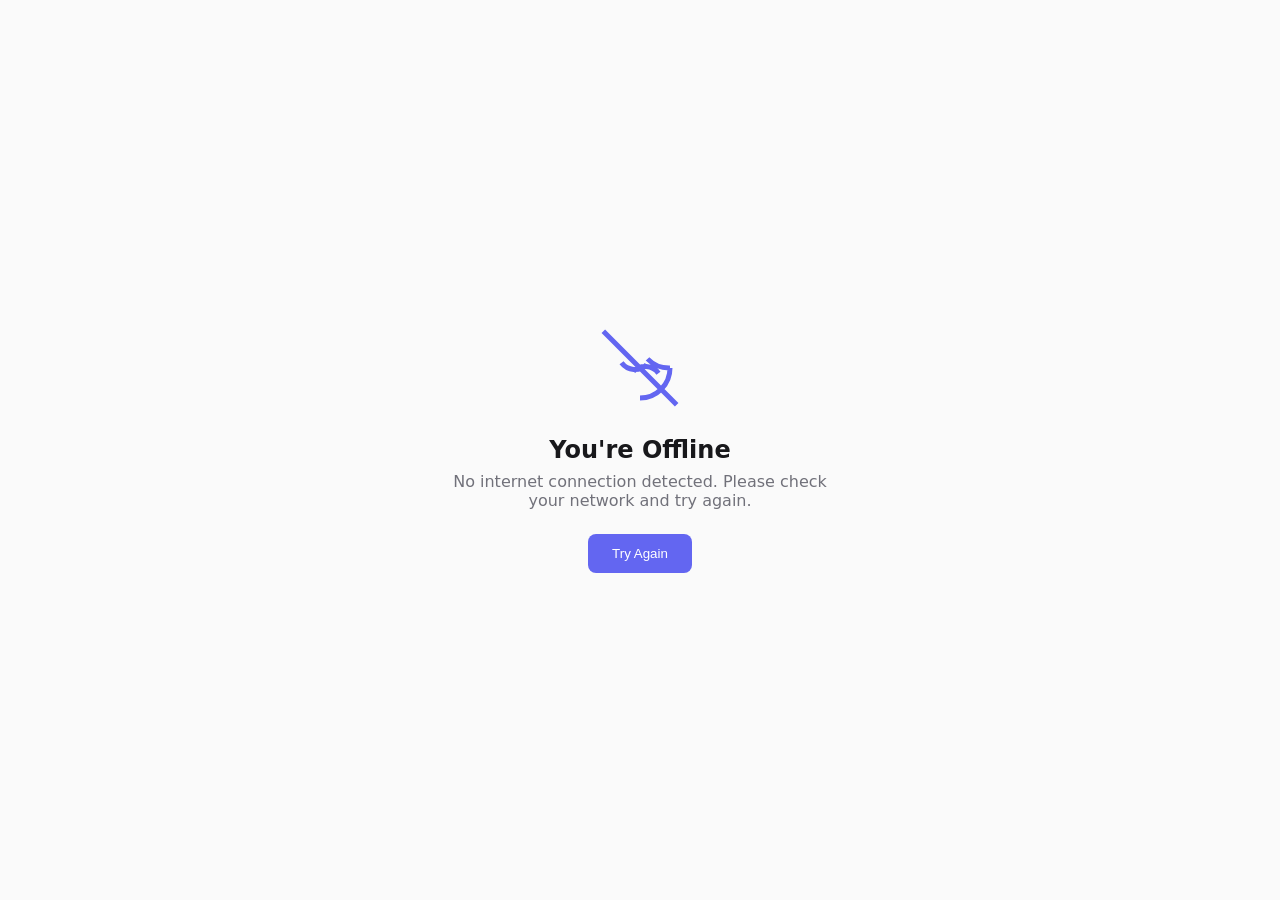
<file: offline.html>
<!DOCTYPE html>
<html lang="id">
<head>
  <meta charset="UTF-8">
  <meta name="viewport" content="width=device-width, initial-scale=1.0">
  <title>Offline - Inpianda Center</title>
  <style>
    * { box-sizing: border-box; margin: 0; padding: 0; }
    body { font-family: system-ui, sans-serif; min-height: 100vh; display: flex; align-items: center; justify-content: center; background: #fafafa; color: #18181b; padding: 1rem; }
    .container { text-align: center; max-width: 400px; }
    .icon { width: 80px; height: 80px; margin: 0 auto 1.5rem; color: #6366f1; }
    h1 { font-size: 1.5rem; margin-bottom: 0.5rem; }
    p { color: #71717a; margin-bottom: 1.5rem; }
    button { padding: 0.75rem 1.5rem; background: #6366f1; color: white; border: none; border-radius: 0.5rem; font-weight: 500; cursor: pointer; }
    button:hover { background: #4f46e5; }
  </style>
</head>
<body>
  <div class="container">
    <svg class="icon" viewBox="0 0 24 24" fill="none" stroke="currentColor" stroke-width="1.5" aria-hidden="true"><path d="M1 1l22 22M10 13a5 5 0 0 1 7.54.54M14 11a5 5 0 0 1-7.54-.54M21 12a9 9 0 0 1-9 9m9-9a9 9 0 0 1-6.74-2.74"/></svg>
    <h1>You're Offline</h1>
    <p>No internet connection detected. Please check your network and try again.</p>
    <button onclick="window.location.reload()">Try Again</button>
  </div>
</body>
</html>
</file>
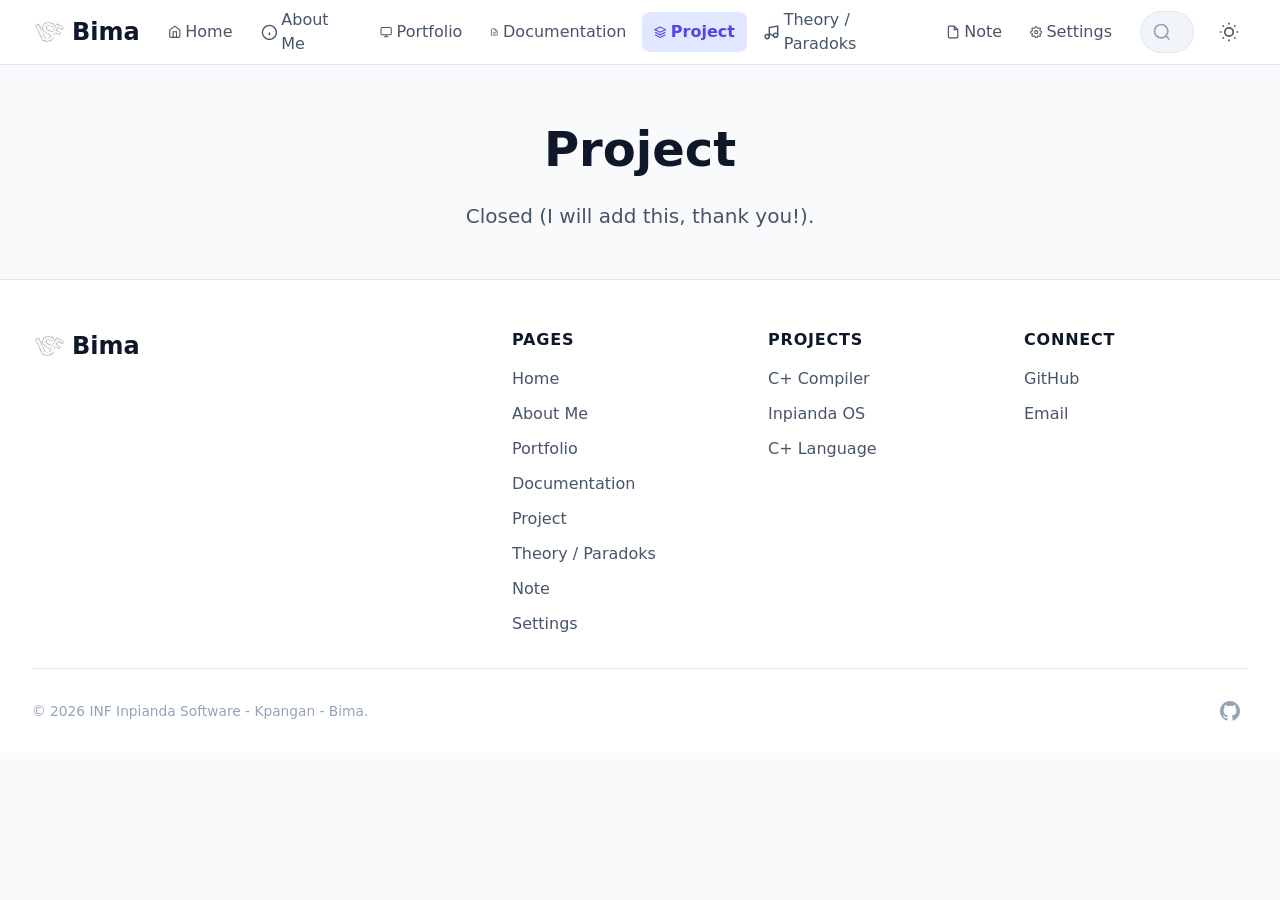
<file: project.html>
<!DOCTYPE html>
<html lang="id">
<head>
  <meta charset="UTF-8">
  <meta name="viewport" content="width=device-width, initial-scale=1.0">
  <title>Project | Inpianda Center</title>
  <meta name="description" content="Inpianda Software Foundation — Low-level systems programming: compilers, operating systems, embedded.">
  <meta name="theme-color" content="#1a1a2e">
  <link rel="icon" type="image/svg+xml" href="./favicon.svg">
  <link rel="manifest" href="./manifest.webmanifest">
  <link rel="apple-touch-icon" href="./apple-touch-icon.png">
  <script type="application/ld+json">{
  &quot;@context&quot;: &quot;https://schema.org&quot;,
  &quot;@type&quot;: &quot;WebSite&quot;,
  &quot;name&quot;: &quot;Inpianda Center&quot;,
  &quot;url&quot;: &quot;https://inpianda.dev&quot;,
  &quot;potentialAction&quot;: {
    &quot;@type&quot;: &quot;SearchAction&quot;,
    &quot;target&quot;: &quot;https://inpianda.dev/search?q&#x3D;{search_term_string}&quot;,
    &quot;query-input&quot;: &quot;required name&#x3D;search_term_string&quot;
  }
}</script>
  <link rel="modulepreload" href="[data-uri]">
  <script type="module" crossorigin src="./assets/project-_xEQ5hPG.js"></script>
  <link rel="modulepreload" crossorigin href="./assets/main-DVVjQT9R.js">
  <link rel="stylesheet" crossorigin href="./assets/main-DaW2ikX8.css">
<link rel="manifest" href="./manifest.webmanifest"><script id="vite-plugin-pwa:register-sw" src="./registerSW.js"></script></head>
<body>
  <a href="#main-content" class="skip-link">Skip to main content</a>
  <header class="site-header" role="banner">
    <div class="container">
      <a href="/" class="logo" aria-label="Inpianda Center - Home">
        <img src="./assets/images/logo.svg" alt="" class="logo-img" style="width: 32px; height: 32px; border-radius: var(--radius-md);">
        <span>Bima</span>
      </a>
  
      <nav class="nav-desktop" role="navigation" aria-label="Main navigation">
        <a href="/" class="nav-link " aria-current="">
          <svg width="18" height="18" viewBox="0 0 24 24" fill="none" stroke="currentColor" stroke-width="2" aria-hidden="true"><path d="M3 9l9-7 9 7v11a2 2 0 0 1-2 2H5a2 2 0 0 1-2-2z"/><polyline points="9 22 9 12 15 12 15 22"/></svg>
          Home
        </a>
        <a href="/about" class="nav-link " aria-current="">
          <svg width="18" height="18" viewBox="0 0 24 24" fill="none" stroke="currentColor" stroke-width="2" aria-hidden="true"><circle cx="12" cy="12" r="10"/><path d="M12 16v-4"/><path d="M12 8h.01"/></svg>
          About Me
        </a>
        <a href="/projects" class="nav-link " aria-current="">
          <svg width="18" height="18" viewBox="0 0 24 24" fill="none" stroke="currentColor" stroke-width="2" aria-hidden="true"><rect x="2" y="3" width="20" height="14" rx="2"/><path d="M8 21h8M12 17v4"/></svg>
          Portfolio
        </a>
        <a href="/documentation" class="nav-link " aria-current="">
          <svg width="18" height="18" viewBox="0 0 24 24" fill="none" stroke="currentColor" stroke-width="2" aria-hidden="true"><path d="M14 2H6a2 2 0 0 0-2 2v16a2 2 0 0 0 2 2h12a2 2 0 0 0 2-2V8z"/><polyline points="14 2 14 8 20 8"/><line x1="16" y1="13" x2="8" y2="13"/><line x1="16" y1="17" x2="8" y2="17"/></svg>
          Documentation
        </a>
        <a href="/project" class="nav-link active" aria-current="page">
          <svg width="18" height="18" viewBox="0 0 24 24" fill="none" stroke="currentColor" stroke-width="2" aria-hidden="true"><path d="M12 2L2 7l10 5 10-5-10-5z"/><path d="M2 17l10 5 10-5"/><path d="M2 12l10 5 10-5"/></svg>
          Project
        </a>
        <a href="/theory" class="nav-link " aria-current="">
          <svg width="18" height="18" viewBox="0 0 24 24" fill="none" stroke="currentColor" stroke-width="2" aria-hidden="true"><path d="M9 18V5l12-2v13"/><circle cx="6" cy="18" r="3"/><circle cx="18" cy="16" r="3"/><line x1="8.59" y1="13.51" x2="15.42" y2="17.49"/></svg>
          Theory / Paradoks
        </a>
        <a href="/note" class="nav-link " aria-current="">
          <svg width="18" height="18" viewBox="0 0 24 24" fill="none" stroke="currentColor" stroke-width="2" aria-hidden="true"><path d="M14 2H6a2 2 0 0 0-2 2v16a2 2 0 0 0 2 2h12a2 2 0 0 0 2-2V8z"/><polyline points="14 2 14 8 20 8"/></svg>
          Note
        </a>
        <a href="/settings" class="nav-link " aria-current="">
          <svg width="18" height="18" viewBox="0 0 24 24" fill="none" stroke="currentColor" stroke-width="2" aria-hidden="true"><circle cx="12" cy="12" r="3"/><path d="M19.4 15a1.65 1.65 0 0 0 .33 1.82l.06.06a2 2 0 0 1 0 2.83 2 2 0 0 1-2.83 0l-.06-.06a1.65 1.65 0 0 0-1.82-.33 1.65 1.65 0 0 0-1 1.51V21a2 2 0 0 1-2 2 2 2 0 0 1-2-2v-.09A1.65 1.65 0 0 0 9 19.4a1.65 1.65 0 0 0-1.82.33l-.06.06a2 2 0 0 1-2.83 0 2 2 0 0 1 0-2.83l.06-.06a1.65 1.65 0 0 0 .33-1.82 1.65 1.65 0 0 0-1.51-1H3a2 2 0 0 1-2-2 2 2 0 0 1 2-2h.09A1.65 1.65 0 0 0 4.6 9a1.65 1.65 0 0 0-.33-1.82l-.06-.06a2 2 0 0 1 0-2.83 2 2 0 0 1 2.83 0l.06.06a1.65 1.65 0 0 0 1.82.33H9a1.65 1.65 0 0 0 1-1.51V3a2 2 0 0 1 2-2 2 2 0 0 1 2 2v.09a1.65 1.65 0 0 0 1 1.51 1.65 1.65 0 0 0 1.82-.33l.06-.06a2 2 0 0 1 2.83 0 2 2 0 0 1 0 2.83l-.06.06a1.65 1.65 0 0 0-.33 1.82V9a1.65 1.65 0 0 0 1.51 1H21a2 2 0 0 1 2 2 2 2 0 0 1-2 2h-.09a1.65 1.65 0 0 0-1.51 1z"/></svg>
          Settings
        </a>
      </nav>
  
      <div class="search-wrapper" role="search" aria-label="Site search">
        <svg class="search-icon" viewBox="0 0 24 24" fill="none" stroke="currentColor" stroke-width="2" aria-hidden="true"><circle cx="11" cy="11" r="8"/><path d="M21 21l-4.35-4.35"/></svg>
        <input type="search" class="search-input" placeholder="Search projects, docs..." aria-label="Search" autocomplete="off">
      </div>
  
      <button class="theme-toggle" aria-label="Toggle dark mode" data-theme-toggle>
        <svg class="sun-icon" viewBox="0 0 24 24" fill="none" stroke="currentColor" stroke-width="2" aria-hidden="true"><circle cx="12" cy="12" r="5"/><path d="M12 1v2M12 21v2M4.22 4.22l1.42 1.42M18.36 18.36l1.42 1.42M1 12h2M21 12h2M4.22 19.78l1.42-1.42M18.36 5.64l1.42-1.42"/></svg>
        <svg class="moon-icon" viewBox="0 0 24 24" fill="none" stroke="currentColor" stroke-width="2" aria-hidden="true"><path d="M21 12.79A9 9 0 1 1 11.21 3 7 7 0 0 0 21 12.79z"/></svg>
      </button>
  
      <button class="mobile-menu-btn" aria-label="Open menu" aria-expanded="false" aria-controls="mobile-nav" data-mobile-menu-btn>
        <svg width="24" height="24" viewBox="0 0 24 24" fill="none" stroke="currentColor" stroke-width="2" aria-hidden="true"><line x1="3" y1="12" x2="21" y2="12"/><line x1="3" y1="6" x2="21" y2="6"/><line x1="3" y1="18" x2="21" y2="18"/></svg>
      </button>
    </div>
  </header>
  
  <!-- Mobile Nav Drawer -->
  <div class="mobile-nav-overlay" data-mobile-nav-overlay aria-hidden="true"></div>
  <nav class="mobile-nav" id="mobile-nav" role="navigation" aria-label="Mobile navigation">
    <div class="mobile-nav-header">
      <img src="./assets/images/logo.svg" alt="" class="logo-img" style="width: 32px; height: 32px; border-radius: var(--radius-md);">
      <span>Inpianda Center</span>
      <button class="mobile-nav-close" aria-label="Close menu" data-mobile-nav-close>
        <svg width="24" height="24" viewBox="0 0 24 24" fill="none" stroke="currentColor" stroke-width="2" aria-hidden="true"><line x1="18" y1="6" x2="6" y2="18"/><line x1="6" y1="6" x2="18" y2="18"/></svg>
      </button>
    </div>
    <div class="mobile-nav-links">
      <a href="/" class="mobile-nav-link " data-mobile-nav-link>
        <svg width="22" height="22" viewBox="0 0 24 24" fill="none" stroke="currentColor" stroke-width="2" aria-hidden="true"><path d="M3 9l9-7 9 7v11a2 2 0 0 1-2 2H5a2 2 0 0 1-2-2z"/><polyline points="9 22 9 12 15 12 15 22"/></svg>
        Home
      </a>
      <a href="/about" class="mobile-nav-link " data-mobile-nav-link>
        <svg width="22" height="22" viewBox="0 0 24 24" fill="none" stroke="currentColor" stroke-width="2" aria-hidden="true"><circle cx="12" cy="12" r="10"/><path d="M12 16v-4"/><path d="M12 8h.01"/></svg>
        About Me
      </a>
      <a href="/projects" class="mobile-nav-link " data-mobile-nav-link>
        <svg width="22" height="22" viewBox="0 0 24 24" fill="none" stroke="currentColor" stroke-width="2" aria-hidden="true"><rect x="2" y="3" width="20" height="14" rx="2"/><path d="M8 21h8M12 17v4"/></svg>
        Portfolio
      </a>
      <a href="/documentation" class="mobile-nav-link " data-mobile-nav-link>
        <svg width="22" height="22" viewBox="0 0 24 24" fill="none" stroke="currentColor" stroke-width="2" aria-hidden="true"><path d="M14 2H6a2 2 0 0 0-2 2v16a2 2 0 0 0 2 2h12a2 2 0 0 0 2-2V8z"/><polyline points="14 2 14 8 20 8"/></svg>
        Documentation
      </a>
      <a href="/project" class="mobile-nav-link active" data-mobile-nav-link>
        <svg width="22" height="22" viewBox="0 0 24 24" fill="none" stroke="currentColor" stroke-width="2" aria-hidden="true"><path d="M12 2L2 7l10 5 10-5-10-5z"/><path d="M2 17l10 5 10-5"/><path d="M2 12l10 5 10-5"/></svg>
        Project
      </a>
      <a href="/theory" class="mobile-nav-link " data-mobile-nav-link>
        <svg width="22" height="22" viewBox="0 0 24 24" fill="none" stroke="currentColor" stroke-width="2" aria-hidden="true"><path d="M9 18V5l12-2v13"/><circle cx="6" cy="18" r="3"/><circle cx="18" cy="16" r="3"/><line x1="8.59" y1="13.51" x2="15.42" y2="17.49"/></svg>
        Theory / Paradoks
      </a>
      <a href="/note" class="mobile-nav-link " data-mobile-nav-link>
        <svg width="22" height="22" viewBox="0 0 24 24" fill="none" stroke="currentColor" stroke-width="2" aria-hidden="true"><path d="M14 2H6a2 2 0 0 0-2 2v16a2 2 0 0 0 2 2h12a2 2 0 0 0 2-2V8z"/><polyline points="14 2 14 8 20 8"/></svg>
        Note
      </a>
      <a href="/settings" class="mobile-nav-link " data-mobile-nav-link>
        <svg width="22" height="22" viewBox="0 0 24 24" fill="none" stroke="currentColor" stroke-width="2" aria-hidden="true"><circle cx="12" cy="12" r="3"/><path d="M19.4 15a1.65 1.65 0 0 0 .33 1.82l.06.06a2 2 0 0 1 0 2.83 2 2 0 0 1-2.83 0l-.06-.06a1.65 1.65 0 0 0-1.82-.33 1.65 1.65 0 0 0-1 1.51V21a2 2 0 0 1-2 2 2 2 0 0 1-2-2v-.09A1.65 1.65 0 0 0 9 19.4a1.65 1.65 0 0 0-1.82-.33l-.06-.06a2 2 0 0 1-2.83 0 2 2 0 0 1 0-2.83l.06-.06a1.65 1.65 0 0 0 .33-1.82 1.65 1.65 0 0 0-1-1.51H3a2 2 0 0 1-2-2 2 2 0 0 1 2-2h.09A1.65 1.65 0 0 0 4.6 9a1.65 1.65 0 0 0-.33-1.82l-.06-.06a2 2 0 0 1 0-2.83 2 2 0 0 1 2.83 0l.06.06a1.65 1.65 0 0 0 1.82.33H9a1.65 1.65 0 0 0 1-1.51V3a2 2 0 0 1 2-2 2 2 0 0 1 2 2v.09a1.65 1.65 0 0 0 1 1.51 1.65 1.65 0 0 0 1.82-.33l.06-.06a2 2 0 0 1 2.83 0 2 2 0 0 1 0 2.83l-.06.06a1.65 1.65 0 0 0-.33 1.82V9a1.65 1.65 0 0 0 1.51 1H21a2 2 0 0 1 2 2 2 2 0 0 1-2 2h-.09a1.65 1.65 0 0 0-1.51 1z"/></svg>
        Settings
      </a>
    </div>
  </nav>  <main id="main-content" role="main">
    <header class="hero" style="padding: var(--space-12) 0;">
      <div class="container">
        <h1 class="text-4xl font-bold text-center mb-4">Project</h1>
        <p class="text-lg text-secondary text-center max-w-2xl mx-auto">Closed (I will add this, thank you!).</p>
      </div>
    </header>
  </main>
  <footer class="site-footer" role="contentinfo">
    <div class="container">
      <div class="footer-grid">
        <div class="footer-brand">
          <a href="/" class="logo" aria-label="Inpianda Center - Home">
            <img src="./assets/images/logo.svg" alt="" class="logo-img" style="width: 32px; height: 32px; border-radius: var(--radius-md);">
            <span>Bima</span>
          </a>
        </div>
  
        <nav class="footer-nav" aria-label="Navigation">
          <h3 class="footer-title">Pages</h3>
          <ul class="footer-links">
            <li><a href="/" class="footer-link">Home</a></li>
            <li><a href="/about" class="footer-link">About Me</a></li>
            <li><a href="/projects" class="footer-link">Portfolio</a></li>
            <li><a href="/documentation" class="footer-link">Documentation</a></li>
            <li><a href="/project" class="footer-link">Project</a></li>
            <li><a href="/theory" class="footer-link">Theory / Paradoks</a></li>
            <li><a href="/note" class="footer-link">Note</a></li>
            <li><a href="/settings" class="footer-link">Settings</a></li>
          </ul>
        </nav>
  
        <nav class="footer-nav" aria-label="Projects">
          <h3 class="footer-title">Projects</h3>
          <ul class="footer-links">
            <li><a href="/projects#cplus-compiler" class="footer-link">C+ Compiler</a></li>
            <li><a href="/projects#inpianda-os" class="footer-link">Inpianda OS</a></li>
            <li><a href="/projects#cplus-language" class="footer-link">C+ Language</a></li>
          </ul>
        </nav>
  
        <nav class="footer-nav" aria-label="Connect">
          <h3 class="footer-title">Connect</h3>
          <ul class="footer-links">
            <li><a href="https://github.com" class="footer-link" target="_blank" rel="noopener noreferrer">GitHub</a></li>
            <li><a href="mailto:hello@inpianda.dev" class="footer-link">Email</a></li>
          </ul>
        </nav>
      </div>
  
      <div class="footer-bottom">
        <p class="copyright">&copy; 2026 INF Inpianda Software - Kpangan - Bima.</p>
        <div class="footer-social" role="list" aria-label="Social links">
          <a href="https://github.com" class="social-link" target="_blank" rel="noopener noreferrer" aria-label="GitHub" role="listitem">
            <svg viewBox="0 0 24 24" fill="currentColor" aria-hidden="true"><path d="M12 0C5.374 0 0 5.373 0 12c0 5.302 3.438 9.8 8.207 11.387.599.111.793-.261.793-.577v-2.234c-3.338.726-4.033-1.416-4.033-1.416-.546-1.387-1.333-1.756-1.333-1.756-1.089-.745.083-.729.083-.729 1.205.084 1.839 1.237 1.839 1.237 1.07 1.834 2.807 1.304 3.492.997.107-.775.418-1.305.762-1.604-2.665-.305-5.467-1.334-5.467-5.931 0-1.311.469-2.381 1.236-3.221-.124-.303-.535-1.524.117-3.176 0 0 1.008-.322 3.301 1.23A11.509 11.509 0 0112 5.803c1.02.005 2.047.138 3.006.404 2.291-1.552 3.297-1.23 3.297-1.23.653 1.653.242 2.874.118 3.176.77.84 1.235 1.911 1.235 3.221 0 4.609-2.807 5.624-5.479 5.921.43.372.823 1.102.823 2.222v3.293c0 .319.192.694.801.576C20.566 21.797 24 17.3 24 12c0-6.627-5.373-12-12-12z"/></svg>
          </a>
        </div>
      </div>
    </div>
  </footer>  

  <!-- Register Service Worker -->
</body>
</html>
</file>
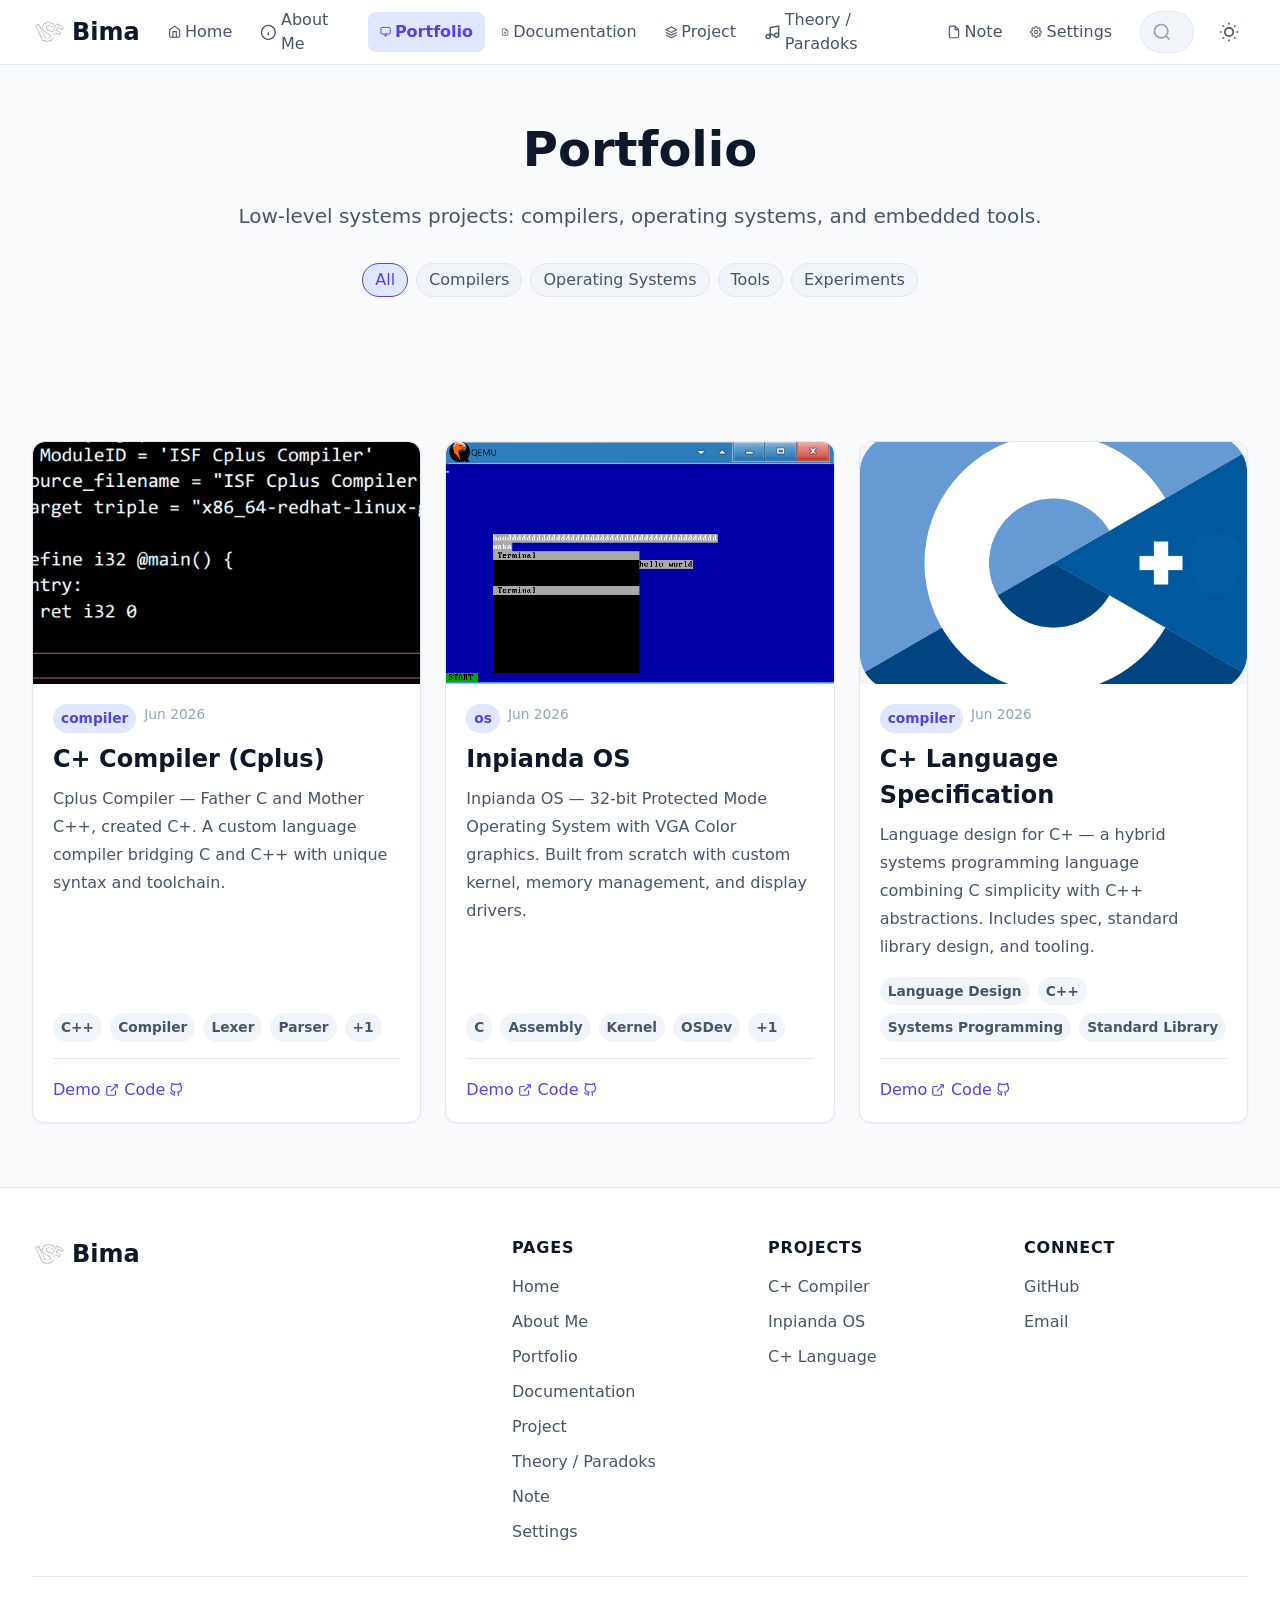
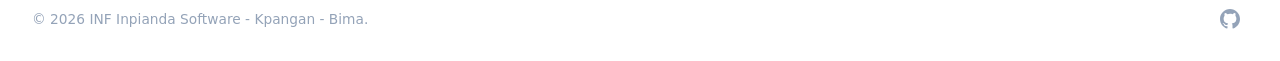
<file: projects.html>
<!DOCTYPE html>
<html lang="id">
<head>
  <meta charset="UTF-8">
  <meta name="viewport" content="width=device-width, initial-scale=1.0">
  <title>Projects | Inpianda Center</title>
  <meta name="description" content="Inpianda Software Foundation — Low-level systems programming: compilers, operating systems, embedded.">
  <meta name="theme-color" content="#1a1a2e">
  <link rel="icon" type="image/svg+xml" href="./favicon.svg">
  <link rel="manifest" href="./manifest.webmanifest">
  <link rel="apple-touch-icon" href="./apple-touch-icon.png">
  <script type="application/ld+json">{
  &quot;@context&quot;: &quot;https://schema.org&quot;,
  &quot;@type&quot;: &quot;WebSite&quot;,
  &quot;name&quot;: &quot;Inpianda Center&quot;,
  &quot;url&quot;: &quot;https://inpianda.dev&quot;,
  &quot;potentialAction&quot;: {
    &quot;@type&quot;: &quot;SearchAction&quot;,
    &quot;target&quot;: &quot;https://inpianda.dev/search?q&#x3D;{search_term_string}&quot;,
    &quot;query-input&quot;: &quot;required name&#x3D;search_term_string&quot;
  }
}</script>
  <link rel="modulepreload" href="[data-uri]">
  <script type="module" crossorigin src="./assets/main-DVVjQT9R.js"></script>
  <link rel="stylesheet" crossorigin href="./assets/main-DaW2ikX8.css">
<link rel="manifest" href="./manifest.webmanifest"><script id="vite-plugin-pwa:register-sw" src="./registerSW.js"></script></head>
<body>
  <a href="#main-content" class="skip-link">Skip to main content</a>
  <header class="site-header" role="banner">
    <div class="container">
      <a href="/" class="logo" aria-label="Inpianda Center - Home">
        <img src="./assets/images/logo.svg" alt="" class="logo-img" style="width: 32px; height: 32px; border-radius: var(--radius-md);">
        <span>Bima</span>
      </a>
  
      <nav class="nav-desktop" role="navigation" aria-label="Main navigation">
        <a href="/" class="nav-link " aria-current="">
          <svg width="18" height="18" viewBox="0 0 24 24" fill="none" stroke="currentColor" stroke-width="2" aria-hidden="true"><path d="M3 9l9-7 9 7v11a2 2 0 0 1-2 2H5a2 2 0 0 1-2-2z"/><polyline points="9 22 9 12 15 12 15 22"/></svg>
          Home
        </a>
        <a href="/about" class="nav-link " aria-current="">
          <svg width="18" height="18" viewBox="0 0 24 24" fill="none" stroke="currentColor" stroke-width="2" aria-hidden="true"><circle cx="12" cy="12" r="10"/><path d="M12 16v-4"/><path d="M12 8h.01"/></svg>
          About Me
        </a>
        <a href="/projects" class="nav-link active" aria-current="page">
          <svg width="18" height="18" viewBox="0 0 24 24" fill="none" stroke="currentColor" stroke-width="2" aria-hidden="true"><rect x="2" y="3" width="20" height="14" rx="2"/><path d="M8 21h8M12 17v4"/></svg>
          Portfolio
        </a>
        <a href="/documentation" class="nav-link " aria-current="">
          <svg width="18" height="18" viewBox="0 0 24 24" fill="none" stroke="currentColor" stroke-width="2" aria-hidden="true"><path d="M14 2H6a2 2 0 0 0-2 2v16a2 2 0 0 0 2 2h12a2 2 0 0 0 2-2V8z"/><polyline points="14 2 14 8 20 8"/><line x1="16" y1="13" x2="8" y2="13"/><line x1="16" y1="17" x2="8" y2="17"/></svg>
          Documentation
        </a>
        <a href="/project" class="nav-link " aria-current="">
          <svg width="18" height="18" viewBox="0 0 24 24" fill="none" stroke="currentColor" stroke-width="2" aria-hidden="true"><path d="M12 2L2 7l10 5 10-5-10-5z"/><path d="M2 17l10 5 10-5"/><path d="M2 12l10 5 10-5"/></svg>
          Project
        </a>
        <a href="/theory" class="nav-link " aria-current="">
          <svg width="18" height="18" viewBox="0 0 24 24" fill="none" stroke="currentColor" stroke-width="2" aria-hidden="true"><path d="M9 18V5l12-2v13"/><circle cx="6" cy="18" r="3"/><circle cx="18" cy="16" r="3"/><line x1="8.59" y1="13.51" x2="15.42" y2="17.49"/></svg>
          Theory / Paradoks
        </a>
        <a href="/note" class="nav-link " aria-current="">
          <svg width="18" height="18" viewBox="0 0 24 24" fill="none" stroke="currentColor" stroke-width="2" aria-hidden="true"><path d="M14 2H6a2 2 0 0 0-2 2v16a2 2 0 0 0 2 2h12a2 2 0 0 0 2-2V8z"/><polyline points="14 2 14 8 20 8"/></svg>
          Note
        </a>
        <a href="/settings" class="nav-link " aria-current="">
          <svg width="18" height="18" viewBox="0 0 24 24" fill="none" stroke="currentColor" stroke-width="2" aria-hidden="true"><circle cx="12" cy="12" r="3"/><path d="M19.4 15a1.65 1.65 0 0 0 .33 1.82l.06.06a2 2 0 0 1 0 2.83 2 2 0 0 1-2.83 0l-.06-.06a1.65 1.65 0 0 0-1.82-.33 1.65 1.65 0 0 0-1 1.51V21a2 2 0 0 1-2 2 2 2 0 0 1-2-2v-.09A1.65 1.65 0 0 0 9 19.4a1.65 1.65 0 0 0-1.82.33l-.06.06a2 2 0 0 1-2.83 0 2 2 0 0 1 0-2.83l.06-.06a1.65 1.65 0 0 0 .33-1.82 1.65 1.65 0 0 0-1.51-1H3a2 2 0 0 1-2-2 2 2 0 0 1 2-2h.09A1.65 1.65 0 0 0 4.6 9a1.65 1.65 0 0 0-.33-1.82l-.06-.06a2 2 0 0 1 0-2.83 2 2 0 0 1 2.83 0l.06.06a1.65 1.65 0 0 0 1.82.33H9a1.65 1.65 0 0 0 1-1.51V3a2 2 0 0 1 2-2 2 2 0 0 1 2 2v.09a1.65 1.65 0 0 0 1 1.51 1.65 1.65 0 0 0 1.82-.33l.06-.06a2 2 0 0 1 2.83 0 2 2 0 0 1 0 2.83l-.06.06a1.65 1.65 0 0 0-.33 1.82V9a1.65 1.65 0 0 0 1.51 1H21a2 2 0 0 1 2 2 2 2 0 0 1-2 2h-.09a1.65 1.65 0 0 0-1.51 1z"/></svg>
          Settings
        </a>
      </nav>
  
      <div class="search-wrapper" role="search" aria-label="Site search">
        <svg class="search-icon" viewBox="0 0 24 24" fill="none" stroke="currentColor" stroke-width="2" aria-hidden="true"><circle cx="11" cy="11" r="8"/><path d="M21 21l-4.35-4.35"/></svg>
        <input type="search" class="search-input" placeholder="Search projects, docs..." aria-label="Search" autocomplete="off">
      </div>
  
      <button class="theme-toggle" aria-label="Toggle dark mode" data-theme-toggle>
        <svg class="sun-icon" viewBox="0 0 24 24" fill="none" stroke="currentColor" stroke-width="2" aria-hidden="true"><circle cx="12" cy="12" r="5"/><path d="M12 1v2M12 21v2M4.22 4.22l1.42 1.42M18.36 18.36l1.42 1.42M1 12h2M21 12h2M4.22 19.78l1.42-1.42M18.36 5.64l1.42-1.42"/></svg>
        <svg class="moon-icon" viewBox="0 0 24 24" fill="none" stroke="currentColor" stroke-width="2" aria-hidden="true"><path d="M21 12.79A9 9 0 1 1 11.21 3 7 7 0 0 0 21 12.79z"/></svg>
      </button>
  
      <button class="mobile-menu-btn" aria-label="Open menu" aria-expanded="false" aria-controls="mobile-nav" data-mobile-menu-btn>
        <svg width="24" height="24" viewBox="0 0 24 24" fill="none" stroke="currentColor" stroke-width="2" aria-hidden="true"><line x1="3" y1="12" x2="21" y2="12"/><line x1="3" y1="6" x2="21" y2="6"/><line x1="3" y1="18" x2="21" y2="18"/></svg>
      </button>
    </div>
  </header>
  
  <!-- Mobile Nav Drawer -->
  <div class="mobile-nav-overlay" data-mobile-nav-overlay aria-hidden="true"></div>
  <nav class="mobile-nav" id="mobile-nav" role="navigation" aria-label="Mobile navigation">
    <div class="mobile-nav-header">
      <img src="./assets/images/logo.svg" alt="" class="logo-img" style="width: 32px; height: 32px; border-radius: var(--radius-md);">
      <span>Inpianda Center</span>
      <button class="mobile-nav-close" aria-label="Close menu" data-mobile-nav-close>
        <svg width="24" height="24" viewBox="0 0 24 24" fill="none" stroke="currentColor" stroke-width="2" aria-hidden="true"><line x1="18" y1="6" x2="6" y2="18"/><line x1="6" y1="6" x2="18" y2="18"/></svg>
      </button>
    </div>
    <div class="mobile-nav-links">
      <a href="/" class="mobile-nav-link " data-mobile-nav-link>
        <svg width="22" height="22" viewBox="0 0 24 24" fill="none" stroke="currentColor" stroke-width="2" aria-hidden="true"><path d="M3 9l9-7 9 7v11a2 2 0 0 1-2 2H5a2 2 0 0 1-2-2z"/><polyline points="9 22 9 12 15 12 15 22"/></svg>
        Home
      </a>
      <a href="/about" class="mobile-nav-link " data-mobile-nav-link>
        <svg width="22" height="22" viewBox="0 0 24 24" fill="none" stroke="currentColor" stroke-width="2" aria-hidden="true"><circle cx="12" cy="12" r="10"/><path d="M12 16v-4"/><path d="M12 8h.01"/></svg>
        About Me
      </a>
      <a href="/projects" class="mobile-nav-link active" data-mobile-nav-link>
        <svg width="22" height="22" viewBox="0 0 24 24" fill="none" stroke="currentColor" stroke-width="2" aria-hidden="true"><rect x="2" y="3" width="20" height="14" rx="2"/><path d="M8 21h8M12 17v4"/></svg>
        Portfolio
      </a>
      <a href="/documentation" class="mobile-nav-link " data-mobile-nav-link>
        <svg width="22" height="22" viewBox="0 0 24 24" fill="none" stroke="currentColor" stroke-width="2" aria-hidden="true"><path d="M14 2H6a2 2 0 0 0-2 2v16a2 2 0 0 0 2 2h12a2 2 0 0 0 2-2V8z"/><polyline points="14 2 14 8 20 8"/></svg>
        Documentation
      </a>
      <a href="/project" class="mobile-nav-link " data-mobile-nav-link>
        <svg width="22" height="22" viewBox="0 0 24 24" fill="none" stroke="currentColor" stroke-width="2" aria-hidden="true"><path d="M12 2L2 7l10 5 10-5-10-5z"/><path d="M2 17l10 5 10-5"/><path d="M2 12l10 5 10-5"/></svg>
        Project
      </a>
      <a href="/theory" class="mobile-nav-link " data-mobile-nav-link>
        <svg width="22" height="22" viewBox="0 0 24 24" fill="none" stroke="currentColor" stroke-width="2" aria-hidden="true"><path d="M9 18V5l12-2v13"/><circle cx="6" cy="18" r="3"/><circle cx="18" cy="16" r="3"/><line x1="8.59" y1="13.51" x2="15.42" y2="17.49"/></svg>
        Theory / Paradoks
      </a>
      <a href="/note" class="mobile-nav-link " data-mobile-nav-link>
        <svg width="22" height="22" viewBox="0 0 24 24" fill="none" stroke="currentColor" stroke-width="2" aria-hidden="true"><path d="M14 2H6a2 2 0 0 0-2 2v16a2 2 0 0 0 2 2h12a2 2 0 0 0 2-2V8z"/><polyline points="14 2 14 8 20 8"/></svg>
        Note
      </a>
      <a href="/settings" class="mobile-nav-link " data-mobile-nav-link>
        <svg width="22" height="22" viewBox="0 0 24 24" fill="none" stroke="currentColor" stroke-width="2" aria-hidden="true"><circle cx="12" cy="12" r="3"/><path d="M19.4 15a1.65 1.65 0 0 0 .33 1.82l.06.06a2 2 0 0 1 0 2.83 2 2 0 0 1-2.83 0l-.06-.06a1.65 1.65 0 0 0-1.82-.33 1.65 1.65 0 0 0-1 1.51V21a2 2 0 0 1-2 2 2 2 0 0 1-2-2v-.09A1.65 1.65 0 0 0 9 19.4a1.65 1.65 0 0 0-1.82-.33l-.06-.06a2 2 0 0 1-2.83 0 2 2 0 0 1 0-2.83l.06-.06a1.65 1.65 0 0 0 .33-1.82 1.65 1.65 0 0 0-1-1.51H3a2 2 0 0 1-2-2 2 2 0 0 1 2-2h.09A1.65 1.65 0 0 0 4.6 9a1.65 1.65 0 0 0-.33-1.82l-.06-.06a2 2 0 0 1 0-2.83 2 2 0 0 1 2.83 0l.06.06a1.65 1.65 0 0 0 1.82.33H9a1.65 1.65 0 0 0 1-1.51V3a2 2 0 0 1 2-2 2 2 0 0 1 2 2v.09a1.65 1.65 0 0 0 1 1.51 1.65 1.65 0 0 0 1.82-.33l.06-.06a2 2 0 0 1 2.83 0 2 2 0 0 1 0 2.83l-.06.06a1.65 1.65 0 0 0-.33 1.82V9a1.65 1.65 0 0 0 1.51 1H21a2 2 0 0 1 2 2 2 2 0 0 1-2 2h-.09a1.65 1.65 0 0 0-1.51 1z"/></svg>
        Settings
      </a>
    </div>
  </nav>  <main id="main-content" role="main">
    <header class="hero" style="padding: var(--space-12) 0;">
      <div class="container">
        <h1 class="text-4xl font-bold text-center mb-4">Portfolio</h1>
        <p class="text-lg text-secondary text-center max-w-2xl mx-auto mb-8">Low-level systems projects: compilers, operating systems, and embedded tools.</p>
        <div class="projects-filter" role="group" aria-label="Filter projects by category">
          <button class="filter-btn active" data-filter="all" aria-pressed="true">All</button>
          <button class="filter-btn" data-filter="compiler" aria-pressed="false">Compilers</button>
          <button class="filter-btn" data-filter="os" aria-pressed="false">Operating Systems</button>
          <button class="filter-btn" data-filter="tools" aria-pressed="false">Tools</button>
          <button class="filter-btn" data-filter="experiments" aria-pressed="false">Experiments</button>
        </div>
      </div>
    </header>
    
    <section class="section">
      <div class="container">
        <div class="projects-grid" id="projects-grid" role="list" aria-label="Projects list">
          <!-- Rendered by JS -->
        </div>
        <div id="no-results" class="hidden text-center py-12">
          <svg width="64" height="64" viewBox="0 0 24 24" fill="none" stroke="var(--color-text-tertiary)" stroke-width="1.5" class="mx-auto mb-4" aria-hidden="true"><circle cx="11" cy="11" r="8"/><path d="M21 21l-4.35-4.35"/></svg>
          <h2 class="text-xl font-semibold mb-2">No projects found</h2>
          <p class="text-secondary">Try changing your filter or search term.</p>
        </div>
      </div>
    </section>  </main>
  <footer class="site-footer" role="contentinfo">
    <div class="container">
      <div class="footer-grid">
        <div class="footer-brand">
          <a href="/" class="logo" aria-label="Inpianda Center - Home">
            <img src="./assets/images/logo.svg" alt="" class="logo-img" style="width: 32px; height: 32px; border-radius: var(--radius-md);">
            <span>Bima</span>
          </a>
        </div>
  
        <nav class="footer-nav" aria-label="Navigation">
          <h3 class="footer-title">Pages</h3>
          <ul class="footer-links">
            <li><a href="/" class="footer-link">Home</a></li>
            <li><a href="/about" class="footer-link">About Me</a></li>
            <li><a href="/projects" class="footer-link">Portfolio</a></li>
            <li><a href="/documentation" class="footer-link">Documentation</a></li>
            <li><a href="/project" class="footer-link">Project</a></li>
            <li><a href="/theory" class="footer-link">Theory / Paradoks</a></li>
            <li><a href="/note" class="footer-link">Note</a></li>
            <li><a href="/settings" class="footer-link">Settings</a></li>
          </ul>
        </nav>
  
        <nav class="footer-nav" aria-label="Projects">
          <h3 class="footer-title">Projects</h3>
          <ul class="footer-links">
            <li><a href="/projects#cplus-compiler" class="footer-link">C+ Compiler</a></li>
            <li><a href="/projects#inpianda-os" class="footer-link">Inpianda OS</a></li>
            <li><a href="/projects#cplus-language" class="footer-link">C+ Language</a></li>
          </ul>
        </nav>
  
        <nav class="footer-nav" aria-label="Connect">
          <h3 class="footer-title">Connect</h3>
          <ul class="footer-links">
            <li><a href="https://github.com" class="footer-link" target="_blank" rel="noopener noreferrer">GitHub</a></li>
            <li><a href="mailto:hello@inpianda.dev" class="footer-link">Email</a></li>
          </ul>
        </nav>
      </div>
  
      <div class="footer-bottom">
        <p class="copyright">&copy; 2026 INF Inpianda Software - Kpangan - Bima.</p>
        <div class="footer-social" role="list" aria-label="Social links">
          <a href="https://github.com" class="social-link" target="_blank" rel="noopener noreferrer" aria-label="GitHub" role="listitem">
            <svg viewBox="0 0 24 24" fill="currentColor" aria-hidden="true"><path d="M12 0C5.374 0 0 5.373 0 12c0 5.302 3.438 9.8 8.207 11.387.599.111.793-.261.793-.577v-2.234c-3.338.726-4.033-1.416-4.033-1.416-.546-1.387-1.333-1.756-1.333-1.756-1.089-.745.083-.729.083-.729 1.205.084 1.839 1.237 1.839 1.237 1.07 1.834 2.807 1.304 3.492.997.107-.775.418-1.305.762-1.604-2.665-.305-5.467-1.334-5.467-5.931 0-1.311.469-2.381 1.236-3.221-.124-.303-.535-1.524.117-3.176 0 0 1.008-.322 3.301 1.23A11.509 11.509 0 0112 5.803c1.02.005 2.047.138 3.006.404 2.291-1.552 3.297-1.23 3.297-1.23.653 1.653.242 2.874.118 3.176.77.84 1.235 1.911 1.235 3.221 0 4.609-2.807 5.624-5.479 5.921.43.372.823 1.102.823 2.222v3.293c0 .319.192.694.801.576C20.566 21.797 24 17.3 24 12c0-6.627-5.373-12-12-12z"/></svg>
          </a>
        </div>
      </div>
    </div>
  </footer>  
</body>
</html>
</file>
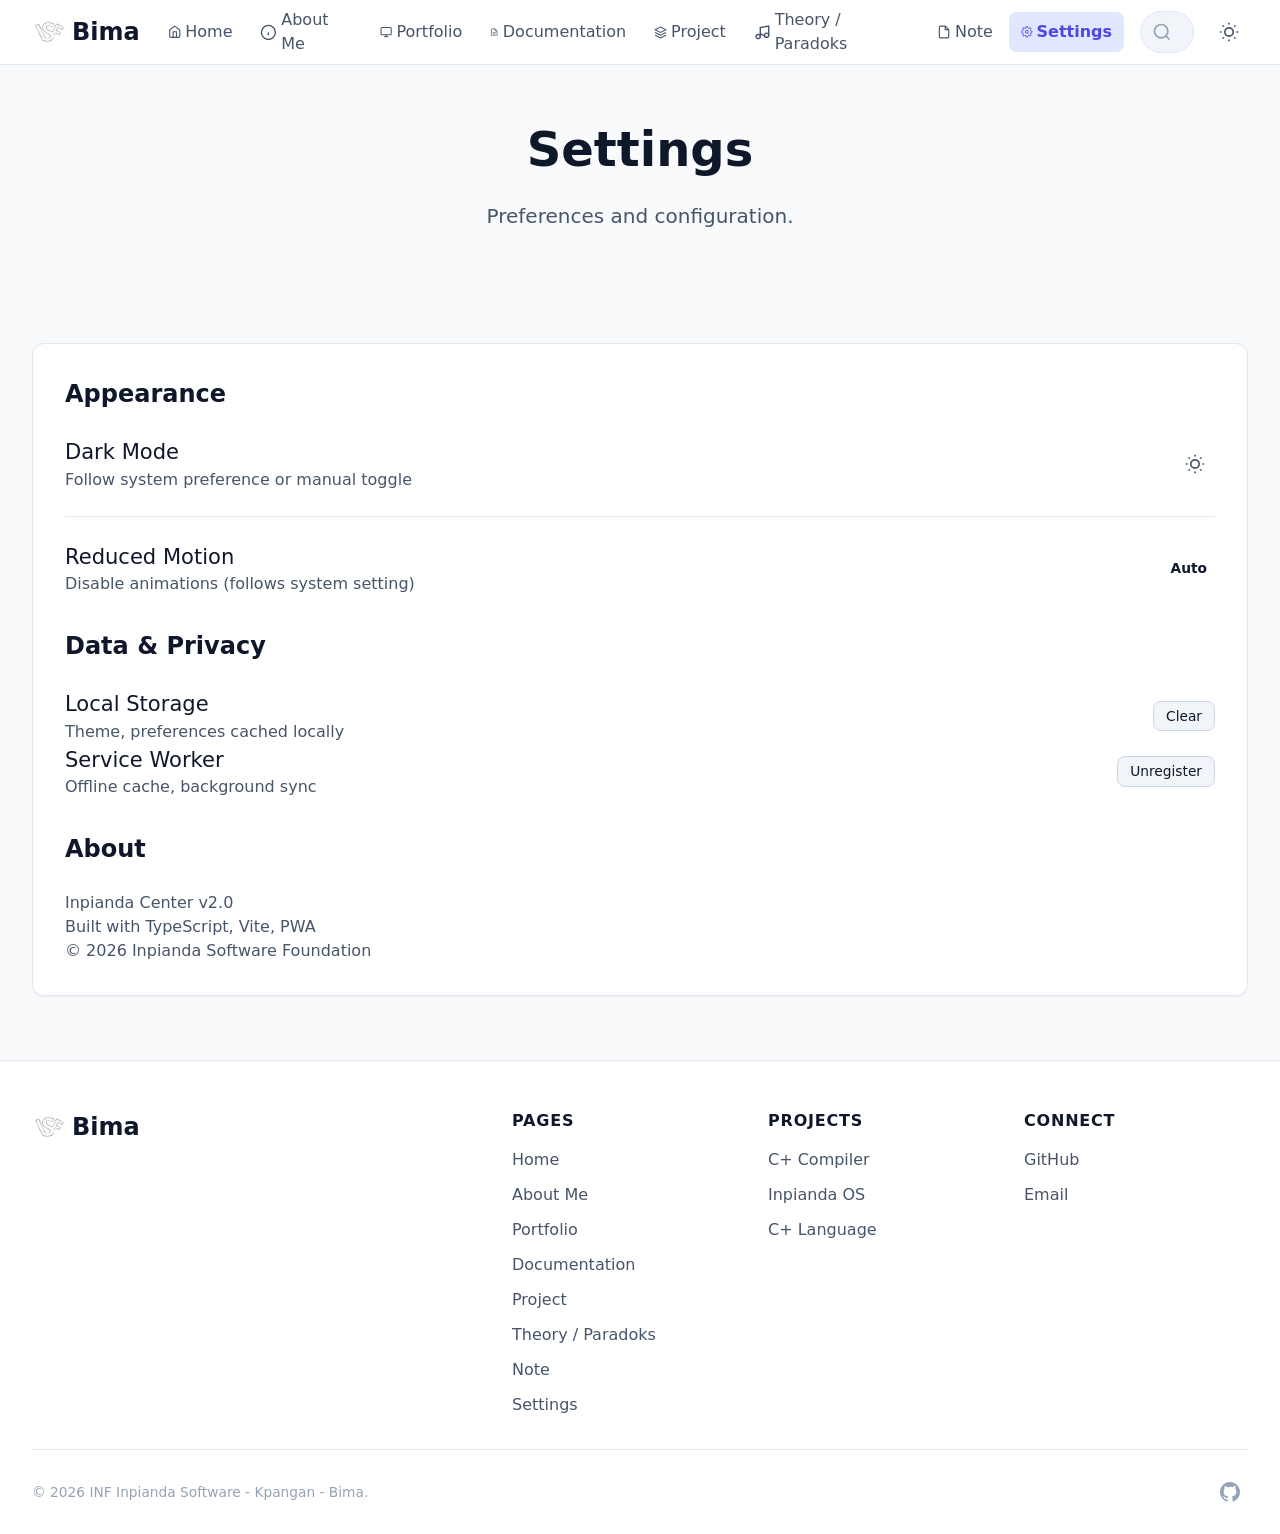
<file: settings.html>
<!DOCTYPE html>
<html lang="id">
<head>
  <meta charset="UTF-8">
  <meta name="viewport" content="width=device-width, initial-scale=1.0">
  <title>Settings | Inpianda Center</title>
  <meta name="description" content="Inpianda Software Foundation — Low-level systems programming: compilers, operating systems, embedded.">
  <meta name="theme-color" content="#1a1a2e">
  <link rel="icon" type="image/svg+xml" href="./favicon.svg">
  <link rel="manifest" href="./manifest.webmanifest">
  <link rel="apple-touch-icon" href="./apple-touch-icon.png">
  <script type="application/ld+json">{
  &quot;@context&quot;: &quot;https://schema.org&quot;,
  &quot;@type&quot;: &quot;WebSite&quot;,
  &quot;name&quot;: &quot;Inpianda Center&quot;,
  &quot;url&quot;: &quot;https://inpianda.dev&quot;,
  &quot;potentialAction&quot;: {
    &quot;@type&quot;: &quot;SearchAction&quot;,
    &quot;target&quot;: &quot;https://inpianda.dev/search?q&#x3D;{search_term_string}&quot;,
    &quot;query-input&quot;: &quot;required name&#x3D;search_term_string&quot;
  }
}</script>
  <link rel="modulepreload" href="[data-uri]">
  <script type="module" crossorigin src="./assets/settings-BfEXXAMm.js"></script>
  <link rel="modulepreload" crossorigin href="./assets/main-DVVjQT9R.js">
  <link rel="stylesheet" crossorigin href="./assets/main-DaW2ikX8.css">
<link rel="manifest" href="./manifest.webmanifest"><script id="vite-plugin-pwa:register-sw" src="./registerSW.js"></script></head>
<body>
  <a href="#main-content" class="skip-link">Skip to main content</a>
  <header class="site-header" role="banner">
    <div class="container">
      <a href="/" class="logo" aria-label="Inpianda Center - Home">
        <img src="./assets/images/logo.svg" alt="" class="logo-img" style="width: 32px; height: 32px; border-radius: var(--radius-md);">
        <span>Bima</span>
      </a>
  
      <nav class="nav-desktop" role="navigation" aria-label="Main navigation">
        <a href="/" class="nav-link " aria-current="">
          <svg width="18" height="18" viewBox="0 0 24 24" fill="none" stroke="currentColor" stroke-width="2" aria-hidden="true"><path d="M3 9l9-7 9 7v11a2 2 0 0 1-2 2H5a2 2 0 0 1-2-2z"/><polyline points="9 22 9 12 15 12 15 22"/></svg>
          Home
        </a>
        <a href="/about" class="nav-link " aria-current="">
          <svg width="18" height="18" viewBox="0 0 24 24" fill="none" stroke="currentColor" stroke-width="2" aria-hidden="true"><circle cx="12" cy="12" r="10"/><path d="M12 16v-4"/><path d="M12 8h.01"/></svg>
          About Me
        </a>
        <a href="/projects" class="nav-link " aria-current="">
          <svg width="18" height="18" viewBox="0 0 24 24" fill="none" stroke="currentColor" stroke-width="2" aria-hidden="true"><rect x="2" y="3" width="20" height="14" rx="2"/><path d="M8 21h8M12 17v4"/></svg>
          Portfolio
        </a>
        <a href="/documentation" class="nav-link " aria-current="">
          <svg width="18" height="18" viewBox="0 0 24 24" fill="none" stroke="currentColor" stroke-width="2" aria-hidden="true"><path d="M14 2H6a2 2 0 0 0-2 2v16a2 2 0 0 0 2 2h12a2 2 0 0 0 2-2V8z"/><polyline points="14 2 14 8 20 8"/><line x1="16" y1="13" x2="8" y2="13"/><line x1="16" y1="17" x2="8" y2="17"/></svg>
          Documentation
        </a>
        <a href="/project" class="nav-link " aria-current="">
          <svg width="18" height="18" viewBox="0 0 24 24" fill="none" stroke="currentColor" stroke-width="2" aria-hidden="true"><path d="M12 2L2 7l10 5 10-5-10-5z"/><path d="M2 17l10 5 10-5"/><path d="M2 12l10 5 10-5"/></svg>
          Project
        </a>
        <a href="/theory" class="nav-link " aria-current="">
          <svg width="18" height="18" viewBox="0 0 24 24" fill="none" stroke="currentColor" stroke-width="2" aria-hidden="true"><path d="M9 18V5l12-2v13"/><circle cx="6" cy="18" r="3"/><circle cx="18" cy="16" r="3"/><line x1="8.59" y1="13.51" x2="15.42" y2="17.49"/></svg>
          Theory / Paradoks
        </a>
        <a href="/note" class="nav-link " aria-current="">
          <svg width="18" height="18" viewBox="0 0 24 24" fill="none" stroke="currentColor" stroke-width="2" aria-hidden="true"><path d="M14 2H6a2 2 0 0 0-2 2v16a2 2 0 0 0 2 2h12a2 2 0 0 0 2-2V8z"/><polyline points="14 2 14 8 20 8"/></svg>
          Note
        </a>
        <a href="/settings" class="nav-link active" aria-current="page">
          <svg width="18" height="18" viewBox="0 0 24 24" fill="none" stroke="currentColor" stroke-width="2" aria-hidden="true"><circle cx="12" cy="12" r="3"/><path d="M19.4 15a1.65 1.65 0 0 0 .33 1.82l.06.06a2 2 0 0 1 0 2.83 2 2 0 0 1-2.83 0l-.06-.06a1.65 1.65 0 0 0-1.82-.33 1.65 1.65 0 0 0-1 1.51V21a2 2 0 0 1-2 2 2 2 0 0 1-2-2v-.09A1.65 1.65 0 0 0 9 19.4a1.65 1.65 0 0 0-1.82.33l-.06.06a2 2 0 0 1-2.83 0 2 2 0 0 1 0-2.83l.06-.06a1.65 1.65 0 0 0 .33-1.82 1.65 1.65 0 0 0-1.51-1H3a2 2 0 0 1-2-2 2 2 0 0 1 2-2h.09A1.65 1.65 0 0 0 4.6 9a1.65 1.65 0 0 0-.33-1.82l-.06-.06a2 2 0 0 1 0-2.83 2 2 0 0 1 2.83 0l.06.06a1.65 1.65 0 0 0 1.82.33H9a1.65 1.65 0 0 0 1-1.51V3a2 2 0 0 1 2-2 2 2 0 0 1 2 2v.09a1.65 1.65 0 0 0 1 1.51 1.65 1.65 0 0 0 1.82-.33l.06-.06a2 2 0 0 1 2.83 0 2 2 0 0 1 0 2.83l-.06.06a1.65 1.65 0 0 0-.33 1.82V9a1.65 1.65 0 0 0 1.51 1H21a2 2 0 0 1 2 2 2 2 0 0 1-2 2h-.09a1.65 1.65 0 0 0-1.51 1z"/></svg>
          Settings
        </a>
      </nav>
  
      <div class="search-wrapper" role="search" aria-label="Site search">
        <svg class="search-icon" viewBox="0 0 24 24" fill="none" stroke="currentColor" stroke-width="2" aria-hidden="true"><circle cx="11" cy="11" r="8"/><path d="M21 21l-4.35-4.35"/></svg>
        <input type="search" class="search-input" placeholder="Search projects, docs..." aria-label="Search" autocomplete="off">
      </div>
  
      <button class="theme-toggle" aria-label="Toggle dark mode" data-theme-toggle>
        <svg class="sun-icon" viewBox="0 0 24 24" fill="none" stroke="currentColor" stroke-width="2" aria-hidden="true"><circle cx="12" cy="12" r="5"/><path d="M12 1v2M12 21v2M4.22 4.22l1.42 1.42M18.36 18.36l1.42 1.42M1 12h2M21 12h2M4.22 19.78l1.42-1.42M18.36 5.64l1.42-1.42"/></svg>
        <svg class="moon-icon" viewBox="0 0 24 24" fill="none" stroke="currentColor" stroke-width="2" aria-hidden="true"><path d="M21 12.79A9 9 0 1 1 11.21 3 7 7 0 0 0 21 12.79z"/></svg>
      </button>
  
      <button class="mobile-menu-btn" aria-label="Open menu" aria-expanded="false" aria-controls="mobile-nav" data-mobile-menu-btn>
        <svg width="24" height="24" viewBox="0 0 24 24" fill="none" stroke="currentColor" stroke-width="2" aria-hidden="true"><line x1="3" y1="12" x2="21" y2="12"/><line x1="3" y1="6" x2="21" y2="6"/><line x1="3" y1="18" x2="21" y2="18"/></svg>
      </button>
    </div>
  </header>
  
  <!-- Mobile Nav Drawer -->
  <div class="mobile-nav-overlay" data-mobile-nav-overlay aria-hidden="true"></div>
  <nav class="mobile-nav" id="mobile-nav" role="navigation" aria-label="Mobile navigation">
    <div class="mobile-nav-header">
      <img src="./assets/images/logo.svg" alt="" class="logo-img" style="width: 32px; height: 32px; border-radius: var(--radius-md);">
      <span>Inpianda Center</span>
      <button class="mobile-nav-close" aria-label="Close menu" data-mobile-nav-close>
        <svg width="24" height="24" viewBox="0 0 24 24" fill="none" stroke="currentColor" stroke-width="2" aria-hidden="true"><line x1="18" y1="6" x2="6" y2="18"/><line x1="6" y1="6" x2="18" y2="18"/></svg>
      </button>
    </div>
    <div class="mobile-nav-links">
      <a href="/" class="mobile-nav-link " data-mobile-nav-link>
        <svg width="22" height="22" viewBox="0 0 24 24" fill="none" stroke="currentColor" stroke-width="2" aria-hidden="true"><path d="M3 9l9-7 9 7v11a2 2 0 0 1-2 2H5a2 2 0 0 1-2-2z"/><polyline points="9 22 9 12 15 12 15 22"/></svg>
        Home
      </a>
      <a href="/about" class="mobile-nav-link " data-mobile-nav-link>
        <svg width="22" height="22" viewBox="0 0 24 24" fill="none" stroke="currentColor" stroke-width="2" aria-hidden="true"><circle cx="12" cy="12" r="10"/><path d="M12 16v-4"/><path d="M12 8h.01"/></svg>
        About Me
      </a>
      <a href="/projects" class="mobile-nav-link " data-mobile-nav-link>
        <svg width="22" height="22" viewBox="0 0 24 24" fill="none" stroke="currentColor" stroke-width="2" aria-hidden="true"><rect x="2" y="3" width="20" height="14" rx="2"/><path d="M8 21h8M12 17v4"/></svg>
        Portfolio
      </a>
      <a href="/documentation" class="mobile-nav-link " data-mobile-nav-link>
        <svg width="22" height="22" viewBox="0 0 24 24" fill="none" stroke="currentColor" stroke-width="2" aria-hidden="true"><path d="M14 2H6a2 2 0 0 0-2 2v16a2 2 0 0 0 2 2h12a2 2 0 0 0 2-2V8z"/><polyline points="14 2 14 8 20 8"/></svg>
        Documentation
      </a>
      <a href="/project" class="mobile-nav-link " data-mobile-nav-link>
        <svg width="22" height="22" viewBox="0 0 24 24" fill="none" stroke="currentColor" stroke-width="2" aria-hidden="true"><path d="M12 2L2 7l10 5 10-5-10-5z"/><path d="M2 17l10 5 10-5"/><path d="M2 12l10 5 10-5"/></svg>
        Project
      </a>
      <a href="/theory" class="mobile-nav-link " data-mobile-nav-link>
        <svg width="22" height="22" viewBox="0 0 24 24" fill="none" stroke="currentColor" stroke-width="2" aria-hidden="true"><path d="M9 18V5l12-2v13"/><circle cx="6" cy="18" r="3"/><circle cx="18" cy="16" r="3"/><line x1="8.59" y1="13.51" x2="15.42" y2="17.49"/></svg>
        Theory / Paradoks
      </a>
      <a href="/note" class="mobile-nav-link " data-mobile-nav-link>
        <svg width="22" height="22" viewBox="0 0 24 24" fill="none" stroke="currentColor" stroke-width="2" aria-hidden="true"><path d="M14 2H6a2 2 0 0 0-2 2v16a2 2 0 0 0 2 2h12a2 2 0 0 0 2-2V8z"/><polyline points="14 2 14 8 20 8"/></svg>
        Note
      </a>
      <a href="/settings" class="mobile-nav-link active" data-mobile-nav-link>
        <svg width="22" height="22" viewBox="0 0 24 24" fill="none" stroke="currentColor" stroke-width="2" aria-hidden="true"><circle cx="12" cy="12" r="3"/><path d="M19.4 15a1.65 1.65 0 0 0 .33 1.82l.06.06a2 2 0 0 1 0 2.83 2 2 0 0 1-2.83 0l-.06-.06a1.65 1.65 0 0 0-1.82-.33 1.65 1.65 0 0 0-1 1.51V21a2 2 0 0 1-2 2 2 2 0 0 1-2-2v-.09A1.65 1.65 0 0 0 9 19.4a1.65 1.65 0 0 0-1.82-.33l-.06-.06a2 2 0 0 1-2.83 0 2 2 0 0 1 0-2.83l.06-.06a1.65 1.65 0 0 0 .33-1.82 1.65 1.65 0 0 0-1-1.51H3a2 2 0 0 1-2-2 2 2 0 0 1 2-2h.09A1.65 1.65 0 0 0 4.6 9a1.65 1.65 0 0 0-.33-1.82l-.06-.06a2 2 0 0 1 0-2.83 2 2 0 0 1 2.83 0l.06.06a1.65 1.65 0 0 0 1.82.33H9a1.65 1.65 0 0 0 1-1.51V3a2 2 0 0 1 2-2 2 2 0 0 1 2 2v.09a1.65 1.65 0 0 0 1 1.51 1.65 1.65 0 0 0 1.82-.33l.06-.06a2 2 0 0 1 2.83 0 2 2 0 0 1 0 2.83l-.06.06a1.65 1.65 0 0 0-.33 1.82V9a1.65 1.65 0 0 0 1.51 1H21a2 2 0 0 1 2 2 2 2 0 0 1-2 2h-.09a1.65 1.65 0 0 0-1.51 1z"/></svg>
        Settings
      </a>
    </div>
  </nav>  <main id="main-content" role="main">
    <header class="hero" style="padding: var(--space-12) 0;">
      <div class="container">
        <h1 class="text-4xl font-bold text-center mb-4">Settings</h1>
        <p class="text-lg text-secondary text-center max-w-2xl mx-auto">Preferences and configuration.</p>
      </div>
    </header>
    
    <section class="section">
      <div class="container">
        <div class="card p-8 max-w-2xl mx-auto">
          <h2 class="text-xl font-semibold mb-6">Appearance</h2>
          <div class="space-y-4">
            <div class="flex items-center justify-between">
              <div>
                <h3 class="font-medium">Dark Mode</h3>
                <p class="text-sm text-secondary">Follow system preference or manual toggle</p>
              </div>
              <button class="theme-toggle" aria-label="Toggle dark mode" data-theme-toggle style="width: 2.5rem; height: 2.5rem;">
                <svg class="sun-icon" viewBox="0 0 24 24" fill="none" stroke="currentColor" stroke-width="2" aria-hidden="true"><circle cx="12" cy="12" r="5"/><path d="M12 1v2M12 21v2M4.22 4.22l1.42 1.42M18.36 18.36l1.42 1.42M1 12h2M21 12h2M4.22 19.78l1.42-1.42M18.36 5.64l1.42-1.42"/></svg>
                <svg class="moon-icon" viewBox="0 0 24 24" fill="none" stroke="currentColor" stroke-width="2" aria-hidden="true"><path d="M21 12.79A9 9 0 1 1 11.21 3 7 7 0 0 0 21 12.79z"/></svg>
              </button>
            </div>
            <div class="divider"></div>
            <div class="flex items-center justify-between">
              <div>
                <h3 class="font-medium">Reduced Motion</h3>
                <p class="text-sm text-secondary">Disable animations (follows system setting)</p>
              </div>
              <span class="badge badge-secondary">Auto</span>
            </div>
          </div>
    
          <h2 class="text-xl font-semibold mt-8 mb-6">Data & Privacy</h2>
          <div class="space-y-4">
            <div class="flex items-center justify-between">
              <div>
                <h3 class="font-medium">Local Storage</h3>
                <p class="text-sm text-secondary">Theme, preferences cached locally</p>
              </div>
              <button class="btn btn-secondary btn-sm" onclick="localStorage.clear(); location.reload()">Clear</button>
            </div>
            <div class="flex items-center justify-between">
              <div>
                <h3 class="font-medium">Service Worker</h3>
                <p class="text-sm text-secondary">Offline cache, background sync</p>
              </div>
              <button class="btn btn-secondary btn-sm" onclick="navigator.serviceWorker.getRegistrations().then(regs => regs.forEach(r => r.unregister()))">Unregister</button>
            </div>
          </div>
    
          <h2 class="text-xl font-semibold mt-8 mb-6">About</h2>
          <div class="text-secondary text-sm space-y-1">
            <p>Inpianda Center v2.0</p>
            <p>Built with TypeScript, Vite, PWA</p>
            <p>&copy; 2026 Inpianda Software Foundation</p>
          </div>
        </div>
      </div>
    </section>  </main>
  <footer class="site-footer" role="contentinfo">
    <div class="container">
      <div class="footer-grid">
        <div class="footer-brand">
          <a href="/" class="logo" aria-label="Inpianda Center - Home">
            <img src="./assets/images/logo.svg" alt="" class="logo-img" style="width: 32px; height: 32px; border-radius: var(--radius-md);">
            <span>Bima</span>
          </a>
        </div>
  
        <nav class="footer-nav" aria-label="Navigation">
          <h3 class="footer-title">Pages</h3>
          <ul class="footer-links">
            <li><a href="/" class="footer-link">Home</a></li>
            <li><a href="/about" class="footer-link">About Me</a></li>
            <li><a href="/projects" class="footer-link">Portfolio</a></li>
            <li><a href="/documentation" class="footer-link">Documentation</a></li>
            <li><a href="/project" class="footer-link">Project</a></li>
            <li><a href="/theory" class="footer-link">Theory / Paradoks</a></li>
            <li><a href="/note" class="footer-link">Note</a></li>
            <li><a href="/settings" class="footer-link">Settings</a></li>
          </ul>
        </nav>
  
        <nav class="footer-nav" aria-label="Projects">
          <h3 class="footer-title">Projects</h3>
          <ul class="footer-links">
            <li><a href="/projects#cplus-compiler" class="footer-link">C+ Compiler</a></li>
            <li><a href="/projects#inpianda-os" class="footer-link">Inpianda OS</a></li>
            <li><a href="/projects#cplus-language" class="footer-link">C+ Language</a></li>
          </ul>
        </nav>
  
        <nav class="footer-nav" aria-label="Connect">
          <h3 class="footer-title">Connect</h3>
          <ul class="footer-links">
            <li><a href="https://github.com" class="footer-link" target="_blank" rel="noopener noreferrer">GitHub</a></li>
            <li><a href="mailto:hello@inpianda.dev" class="footer-link">Email</a></li>
          </ul>
        </nav>
      </div>
  
      <div class="footer-bottom">
        <p class="copyright">&copy; 2026 INF Inpianda Software - Kpangan - Bima.</p>
        <div class="footer-social" role="list" aria-label="Social links">
          <a href="https://github.com" class="social-link" target="_blank" rel="noopener noreferrer" aria-label="GitHub" role="listitem">
            <svg viewBox="0 0 24 24" fill="currentColor" aria-hidden="true"><path d="M12 0C5.374 0 0 5.373 0 12c0 5.302 3.438 9.8 8.207 11.387.599.111.793-.261.793-.577v-2.234c-3.338.726-4.033-1.416-4.033-1.416-.546-1.387-1.333-1.756-1.333-1.756-1.089-.745.083-.729.083-.729 1.205.084 1.839 1.237 1.839 1.237 1.07 1.834 2.807 1.304 3.492.997.107-.775.418-1.305.762-1.604-2.665-.305-5.467-1.334-5.467-5.931 0-1.311.469-2.381 1.236-3.221-.124-.303-.535-1.524.117-3.176 0 0 1.008-.322 3.301 1.23A11.509 11.509 0 0112 5.803c1.02.005 2.047.138 3.006.404 2.291-1.552 3.297-1.23 3.297-1.23.653 1.653.242 2.874.118 3.176.77.84 1.235 1.911 1.235 3.221 0 4.609-2.807 5.624-5.479 5.921.43.372.823 1.102.823 2.222v3.293c0 .319.192.694.801.576C20.566 21.797 24 17.3 24 12c0-6.627-5.373-12-12-12z"/></svg>
          </a>
        </div>
      </div>
    </div>
  </footer>  

  <!-- Register Service Worker -->
</body>
</html>
</file>
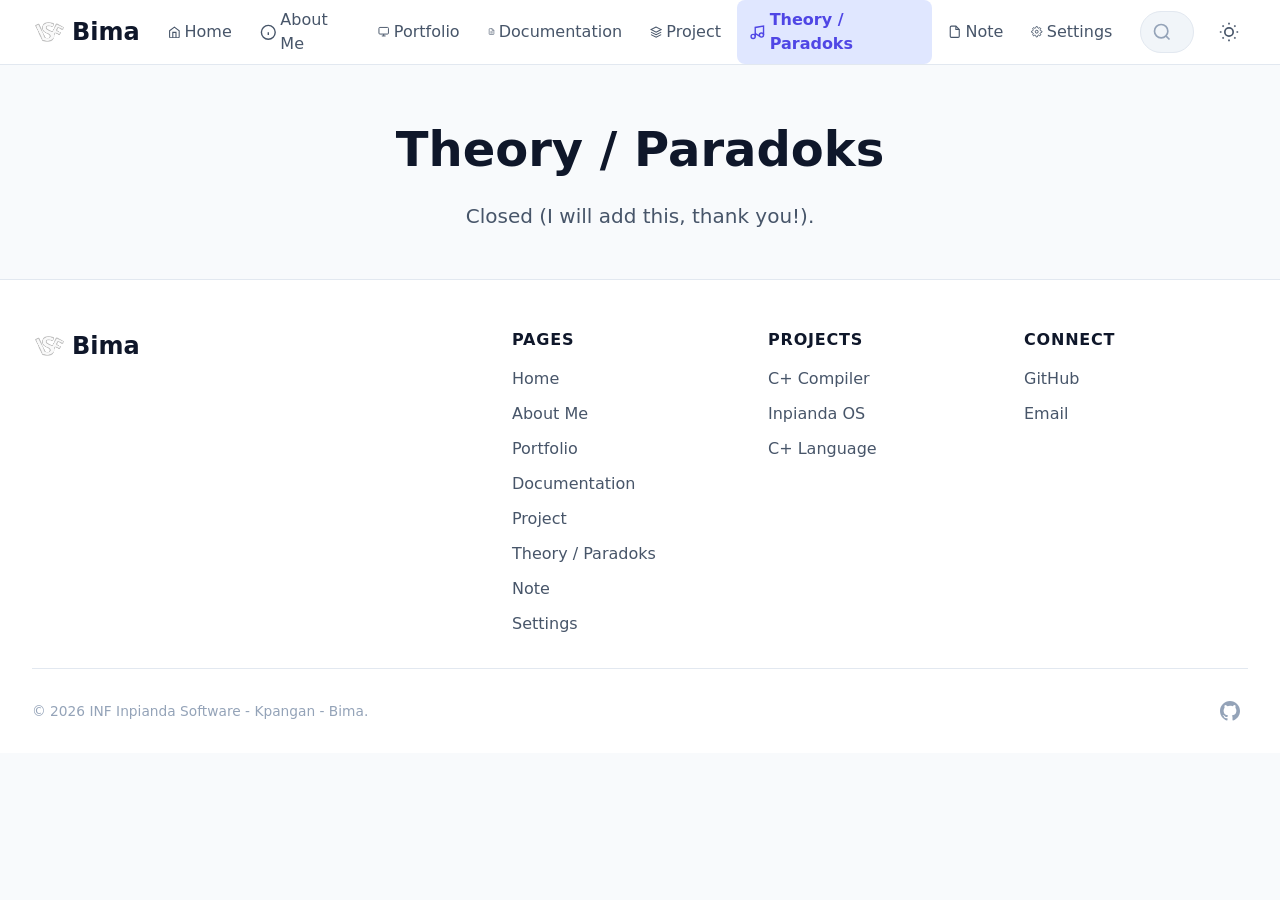
<file: theory.html>
<!DOCTYPE html>
<html lang="id">
<head>
  <meta charset="UTF-8">
  <meta name="viewport" content="width=device-width, initial-scale=1.0">
  <title>Theory | Inpianda Center</title>
  <meta name="description" content="Inpianda Software Foundation — Low-level systems programming: compilers, operating systems, embedded.">
  <meta name="theme-color" content="#1a1a2e">
  <link rel="icon" type="image/svg+xml" href="./favicon.svg">
  <link rel="manifest" href="./manifest.webmanifest">
  <link rel="apple-touch-icon" href="./apple-touch-icon.png">
  <script type="application/ld+json">{
  &quot;@context&quot;: &quot;https://schema.org&quot;,
  &quot;@type&quot;: &quot;WebSite&quot;,
  &quot;name&quot;: &quot;Inpianda Center&quot;,
  &quot;url&quot;: &quot;https://inpianda.dev&quot;,
  &quot;potentialAction&quot;: {
    &quot;@type&quot;: &quot;SearchAction&quot;,
    &quot;target&quot;: &quot;https://inpianda.dev/search?q&#x3D;{search_term_string}&quot;,
    &quot;query-input&quot;: &quot;required name&#x3D;search_term_string&quot;
  }
}</script>
  <link rel="modulepreload" href="[data-uri]">
  <script type="module" crossorigin src="./assets/theory-DDkHpMVV.js"></script>
  <link rel="modulepreload" crossorigin href="./assets/main-DVVjQT9R.js">
  <link rel="stylesheet" crossorigin href="./assets/main-DaW2ikX8.css">
<link rel="manifest" href="./manifest.webmanifest"><script id="vite-plugin-pwa:register-sw" src="./registerSW.js"></script></head>
<body>
  <a href="#main-content" class="skip-link">Skip to main content</a>
  <header class="site-header" role="banner">
    <div class="container">
      <a href="/" class="logo" aria-label="Inpianda Center - Home">
        <img src="./assets/images/logo.svg" alt="" class="logo-img" style="width: 32px; height: 32px; border-radius: var(--radius-md);">
        <span>Bima</span>
      </a>
  
      <nav class="nav-desktop" role="navigation" aria-label="Main navigation">
        <a href="/" class="nav-link " aria-current="">
          <svg width="18" height="18" viewBox="0 0 24 24" fill="none" stroke="currentColor" stroke-width="2" aria-hidden="true"><path d="M3 9l9-7 9 7v11a2 2 0 0 1-2 2H5a2 2 0 0 1-2-2z"/><polyline points="9 22 9 12 15 12 15 22"/></svg>
          Home
        </a>
        <a href="/about" class="nav-link " aria-current="">
          <svg width="18" height="18" viewBox="0 0 24 24" fill="none" stroke="currentColor" stroke-width="2" aria-hidden="true"><circle cx="12" cy="12" r="10"/><path d="M12 16v-4"/><path d="M12 8h.01"/></svg>
          About Me
        </a>
        <a href="/projects" class="nav-link " aria-current="">
          <svg width="18" height="18" viewBox="0 0 24 24" fill="none" stroke="currentColor" stroke-width="2" aria-hidden="true"><rect x="2" y="3" width="20" height="14" rx="2"/><path d="M8 21h8M12 17v4"/></svg>
          Portfolio
        </a>
        <a href="/documentation" class="nav-link " aria-current="">
          <svg width="18" height="18" viewBox="0 0 24 24" fill="none" stroke="currentColor" stroke-width="2" aria-hidden="true"><path d="M14 2H6a2 2 0 0 0-2 2v16a2 2 0 0 0 2 2h12a2 2 0 0 0 2-2V8z"/><polyline points="14 2 14 8 20 8"/><line x1="16" y1="13" x2="8" y2="13"/><line x1="16" y1="17" x2="8" y2="17"/></svg>
          Documentation
        </a>
        <a href="/project" class="nav-link " aria-current="">
          <svg width="18" height="18" viewBox="0 0 24 24" fill="none" stroke="currentColor" stroke-width="2" aria-hidden="true"><path d="M12 2L2 7l10 5 10-5-10-5z"/><path d="M2 17l10 5 10-5"/><path d="M2 12l10 5 10-5"/></svg>
          Project
        </a>
        <a href="/theory" class="nav-link active" aria-current="page">
          <svg width="18" height="18" viewBox="0 0 24 24" fill="none" stroke="currentColor" stroke-width="2" aria-hidden="true"><path d="M9 18V5l12-2v13"/><circle cx="6" cy="18" r="3"/><circle cx="18" cy="16" r="3"/><line x1="8.59" y1="13.51" x2="15.42" y2="17.49"/></svg>
          Theory / Paradoks
        </a>
        <a href="/note" class="nav-link " aria-current="">
          <svg width="18" height="18" viewBox="0 0 24 24" fill="none" stroke="currentColor" stroke-width="2" aria-hidden="true"><path d="M14 2H6a2 2 0 0 0-2 2v16a2 2 0 0 0 2 2h12a2 2 0 0 0 2-2V8z"/><polyline points="14 2 14 8 20 8"/></svg>
          Note
        </a>
        <a href="/settings" class="nav-link " aria-current="">
          <svg width="18" height="18" viewBox="0 0 24 24" fill="none" stroke="currentColor" stroke-width="2" aria-hidden="true"><circle cx="12" cy="12" r="3"/><path d="M19.4 15a1.65 1.65 0 0 0 .33 1.82l.06.06a2 2 0 0 1 0 2.83 2 2 0 0 1-2.83 0l-.06-.06a1.65 1.65 0 0 0-1.82-.33 1.65 1.65 0 0 0-1 1.51V21a2 2 0 0 1-2 2 2 2 0 0 1-2-2v-.09A1.65 1.65 0 0 0 9 19.4a1.65 1.65 0 0 0-1.82.33l-.06.06a2 2 0 0 1-2.83 0 2 2 0 0 1 0-2.83l.06-.06a1.65 1.65 0 0 0 .33-1.82 1.65 1.65 0 0 0-1.51-1H3a2 2 0 0 1-2-2 2 2 0 0 1 2-2h.09A1.65 1.65 0 0 0 4.6 9a1.65 1.65 0 0 0-.33-1.82l-.06-.06a2 2 0 0 1 0-2.83 2 2 0 0 1 2.83 0l.06.06a1.65 1.65 0 0 0 1.82.33H9a1.65 1.65 0 0 0 1-1.51V3a2 2 0 0 1 2-2 2 2 0 0 1 2 2v.09a1.65 1.65 0 0 0 1 1.51 1.65 1.65 0 0 0 1.82-.33l.06-.06a2 2 0 0 1 2.83 0 2 2 0 0 1 0 2.83l-.06.06a1.65 1.65 0 0 0-.33 1.82V9a1.65 1.65 0 0 0 1.51 1H21a2 2 0 0 1 2 2 2 2 0 0 1-2 2h-.09a1.65 1.65 0 0 0-1.51 1z"/></svg>
          Settings
        </a>
      </nav>
  
      <div class="search-wrapper" role="search" aria-label="Site search">
        <svg class="search-icon" viewBox="0 0 24 24" fill="none" stroke="currentColor" stroke-width="2" aria-hidden="true"><circle cx="11" cy="11" r="8"/><path d="M21 21l-4.35-4.35"/></svg>
        <input type="search" class="search-input" placeholder="Search projects, docs..." aria-label="Search" autocomplete="off">
      </div>
  
      <button class="theme-toggle" aria-label="Toggle dark mode" data-theme-toggle>
        <svg class="sun-icon" viewBox="0 0 24 24" fill="none" stroke="currentColor" stroke-width="2" aria-hidden="true"><circle cx="12" cy="12" r="5"/><path d="M12 1v2M12 21v2M4.22 4.22l1.42 1.42M18.36 18.36l1.42 1.42M1 12h2M21 12h2M4.22 19.78l1.42-1.42M18.36 5.64l1.42-1.42"/></svg>
        <svg class="moon-icon" viewBox="0 0 24 24" fill="none" stroke="currentColor" stroke-width="2" aria-hidden="true"><path d="M21 12.79A9 9 0 1 1 11.21 3 7 7 0 0 0 21 12.79z"/></svg>
      </button>
  
      <button class="mobile-menu-btn" aria-label="Open menu" aria-expanded="false" aria-controls="mobile-nav" data-mobile-menu-btn>
        <svg width="24" height="24" viewBox="0 0 24 24" fill="none" stroke="currentColor" stroke-width="2" aria-hidden="true"><line x1="3" y1="12" x2="21" y2="12"/><line x1="3" y1="6" x2="21" y2="6"/><line x1="3" y1="18" x2="21" y2="18"/></svg>
      </button>
    </div>
  </header>
  
  <!-- Mobile Nav Drawer -->
  <div class="mobile-nav-overlay" data-mobile-nav-overlay aria-hidden="true"></div>
  <nav class="mobile-nav" id="mobile-nav" role="navigation" aria-label="Mobile navigation">
    <div class="mobile-nav-header">
      <img src="./assets/images/logo.svg" alt="" class="logo-img" style="width: 32px; height: 32px; border-radius: var(--radius-md);">
      <span>Inpianda Center</span>
      <button class="mobile-nav-close" aria-label="Close menu" data-mobile-nav-close>
        <svg width="24" height="24" viewBox="0 0 24 24" fill="none" stroke="currentColor" stroke-width="2" aria-hidden="true"><line x1="18" y1="6" x2="6" y2="18"/><line x1="6" y1="6" x2="18" y2="18"/></svg>
      </button>
    </div>
    <div class="mobile-nav-links">
      <a href="/" class="mobile-nav-link " data-mobile-nav-link>
        <svg width="22" height="22" viewBox="0 0 24 24" fill="none" stroke="currentColor" stroke-width="2" aria-hidden="true"><path d="M3 9l9-7 9 7v11a2 2 0 0 1-2 2H5a2 2 0 0 1-2-2z"/><polyline points="9 22 9 12 15 12 15 22"/></svg>
        Home
      </a>
      <a href="/about" class="mobile-nav-link " data-mobile-nav-link>
        <svg width="22" height="22" viewBox="0 0 24 24" fill="none" stroke="currentColor" stroke-width="2" aria-hidden="true"><circle cx="12" cy="12" r="10"/><path d="M12 16v-4"/><path d="M12 8h.01"/></svg>
        About Me
      </a>
      <a href="/projects" class="mobile-nav-link " data-mobile-nav-link>
        <svg width="22" height="22" viewBox="0 0 24 24" fill="none" stroke="currentColor" stroke-width="2" aria-hidden="true"><rect x="2" y="3" width="20" height="14" rx="2"/><path d="M8 21h8M12 17v4"/></svg>
        Portfolio
      </a>
      <a href="/documentation" class="mobile-nav-link " data-mobile-nav-link>
        <svg width="22" height="22" viewBox="0 0 24 24" fill="none" stroke="currentColor" stroke-width="2" aria-hidden="true"><path d="M14 2H6a2 2 0 0 0-2 2v16a2 2 0 0 0 2 2h12a2 2 0 0 0 2-2V8z"/><polyline points="14 2 14 8 20 8"/></svg>
        Documentation
      </a>
      <a href="/project" class="mobile-nav-link " data-mobile-nav-link>
        <svg width="22" height="22" viewBox="0 0 24 24" fill="none" stroke="currentColor" stroke-width="2" aria-hidden="true"><path d="M12 2L2 7l10 5 10-5-10-5z"/><path d="M2 17l10 5 10-5"/><path d="M2 12l10 5 10-5"/></svg>
        Project
      </a>
      <a href="/theory" class="mobile-nav-link active" data-mobile-nav-link>
        <svg width="22" height="22" viewBox="0 0 24 24" fill="none" stroke="currentColor" stroke-width="2" aria-hidden="true"><path d="M9 18V5l12-2v13"/><circle cx="6" cy="18" r="3"/><circle cx="18" cy="16" r="3"/><line x1="8.59" y1="13.51" x2="15.42" y2="17.49"/></svg>
        Theory / Paradoks
      </a>
      <a href="/note" class="mobile-nav-link " data-mobile-nav-link>
        <svg width="22" height="22" viewBox="0 0 24 24" fill="none" stroke="currentColor" stroke-width="2" aria-hidden="true"><path d="M14 2H6a2 2 0 0 0-2 2v16a2 2 0 0 0 2 2h12a2 2 0 0 0 2-2V8z"/><polyline points="14 2 14 8 20 8"/></svg>
        Note
      </a>
      <a href="/settings" class="mobile-nav-link " data-mobile-nav-link>
        <svg width="22" height="22" viewBox="0 0 24 24" fill="none" stroke="currentColor" stroke-width="2" aria-hidden="true"><circle cx="12" cy="12" r="3"/><path d="M19.4 15a1.65 1.65 0 0 0 .33 1.82l.06.06a2 2 0 0 1 0 2.83 2 2 0 0 1-2.83 0l-.06-.06a1.65 1.65 0 0 0-1.82-.33 1.65 1.65 0 0 0-1 1.51V21a2 2 0 0 1-2 2 2 2 0 0 1-2-2v-.09A1.65 1.65 0 0 0 9 19.4a1.65 1.65 0 0 0-1.82-.33l-.06-.06a2 2 0 0 1-2.83 0 2 2 0 0 1 0-2.83l.06-.06a1.65 1.65 0 0 0 .33-1.82 1.65 1.65 0 0 0-1-1.51H3a2 2 0 0 1-2-2 2 2 0 0 1 2-2h.09A1.65 1.65 0 0 0 4.6 9a1.65 1.65 0 0 0-.33-1.82l-.06-.06a2 2 0 0 1 0-2.83 2 2 0 0 1 2.83 0l.06.06a1.65 1.65 0 0 0 1.82.33H9a1.65 1.65 0 0 0 1-1.51V3a2 2 0 0 1 2-2 2 2 0 0 1 2 2v.09a1.65 1.65 0 0 0 1 1.51 1.65 1.65 0 0 0 1.82-.33l.06-.06a2 2 0 0 1 2.83 0 2 2 0 0 1 0 2.83l-.06.06a1.65 1.65 0 0 0-.33 1.82V9a1.65 1.65 0 0 0 1.51 1H21a2 2 0 0 1 2 2 2 2 0 0 1-2 2h-.09a1.65 1.65 0 0 0-1.51 1z"/></svg>
        Settings
      </a>
    </div>
  </nav>  <main id="main-content" role="main">
    <header class="hero" style="padding: var(--space-12) 0;">
      <div class="container">
        <h1 class="text-4xl font-bold text-center mb-4">Theory / Paradoks</h1>
        <p class="text-lg text-secondary text-center max-w-2xl mx-auto">Closed (I will add this, thank you!).</p>
      </div>
    </header>
    
  </main>
  <footer class="site-footer" role="contentinfo">
    <div class="container">
      <div class="footer-grid">
        <div class="footer-brand">
          <a href="/" class="logo" aria-label="Inpianda Center - Home">
            <img src="./assets/images/logo.svg" alt="" class="logo-img" style="width: 32px; height: 32px; border-radius: var(--radius-md);">
            <span>Bima</span>
          </a>
        </div>
  
        <nav class="footer-nav" aria-label="Navigation">
          <h3 class="footer-title">Pages</h3>
          <ul class="footer-links">
            <li><a href="/" class="footer-link">Home</a></li>
            <li><a href="/about" class="footer-link">About Me</a></li>
            <li><a href="/projects" class="footer-link">Portfolio</a></li>
            <li><a href="/documentation" class="footer-link">Documentation</a></li>
            <li><a href="/project" class="footer-link">Project</a></li>
            <li><a href="/theory" class="footer-link">Theory / Paradoks</a></li>
            <li><a href="/note" class="footer-link">Note</a></li>
            <li><a href="/settings" class="footer-link">Settings</a></li>
          </ul>
        </nav>
  
        <nav class="footer-nav" aria-label="Projects">
          <h3 class="footer-title">Projects</h3>
          <ul class="footer-links">
            <li><a href="/projects#cplus-compiler" class="footer-link">C+ Compiler</a></li>
            <li><a href="/projects#inpianda-os" class="footer-link">Inpianda OS</a></li>
            <li><a href="/projects#cplus-language" class="footer-link">C+ Language</a></li>
          </ul>
        </nav>
  
        <nav class="footer-nav" aria-label="Connect">
          <h3 class="footer-title">Connect</h3>
          <ul class="footer-links">
            <li><a href="https://github.com" class="footer-link" target="_blank" rel="noopener noreferrer">GitHub</a></li>
            <li><a href="mailto:hello@inpianda.dev" class="footer-link">Email</a></li>
          </ul>
        </nav>
      </div>
  
      <div class="footer-bottom">
        <p class="copyright">&copy; 2026 INF Inpianda Software - Kpangan - Bima.</p>
        <div class="footer-social" role="list" aria-label="Social links">
          <a href="https://github.com" class="social-link" target="_blank" rel="noopener noreferrer" aria-label="GitHub" role="listitem">
            <svg viewBox="0 0 24 24" fill="currentColor" aria-hidden="true"><path d="M12 0C5.374 0 0 5.373 0 12c0 5.302 3.438 9.8 8.207 11.387.599.111.793-.261.793-.577v-2.234c-3.338.726-4.033-1.416-4.033-1.416-.546-1.387-1.333-1.756-1.333-1.756-1.089-.745.083-.729.083-.729 1.205.084 1.839 1.237 1.839 1.237 1.07 1.834 2.807 1.304 3.492.997.107-.775.418-1.305.762-1.604-2.665-.305-5.467-1.334-5.467-5.931 0-1.311.469-2.381 1.236-3.221-.124-.303-.535-1.524.117-3.176 0 0 1.008-.322 3.301 1.23A11.509 11.509 0 0112 5.803c1.02.005 2.047.138 3.006.404 2.291-1.552 3.297-1.23 3.297-1.23.653 1.653.242 2.874.118 3.176.77.84 1.235 1.911 1.235 3.221 0 4.609-2.807 5.624-5.479 5.921.43.372.823 1.102.823 2.222v3.293c0 .319.192.694.801.576C20.566 21.797 24 17.3 24 12c0-6.627-5.373-12-12-12z"/></svg>
          </a>
        </div>
      </div>
    </div>
  </footer>  

  <!-- Register Service Worker -->
</body>
</html>
</file>
<file: assets/main-DaW2ikX8.css>
@font-face{font-family:Gitlab Mono;src:url(../fonts/GitLabMono.ttf) format("truetype");font-weight:400;font-style:normal;font-display:swap}:root{--color-white: #ffffff;--color-black: #0f172a;--color-gray-50: #f8fafc;--color-gray-100: #f1f5f9;--color-gray-200: #e2e8f0;--color-gray-300: #cbd5e1;--color-gray-400: #94a3b8;--color-gray-500: #64748b;--color-gray-600: #475569;--color-gray-700: #334155;--color-gray-800: #1e293b;--color-gray-900: #0f172a;--color-gray-950: #020617;--color-primary-50: #eef2ff;--color-primary-100: #e0e7ff;--color-primary-200: #c7d2fe;--color-primary-300: #a5b4fc;--color-primary-400: #818cf8;--color-primary-500: #6366f1;--color-primary-600: #4f46e5;--color-primary-700: #4338ca;--color-primary-800: #3730a3;--color-primary-900: #312e81;--color-primary-950: #1e1b4b;--color-accent-50: #fffbeb;--color-accent-100: #fef3c7;--color-accent-200: #fde68a;--color-accent-300: #fcd34d;--color-accent-400: #fbbf24;--color-accent-500: #f59e0b;--color-accent-600: #d97706;--color-accent-700: #b45309;--color-success-500: #22c55e;--color-success-600: #16a34a;--color-warning-500: #f59e0b;--color-warning-600: #d97706;--color-error-500: #ef4444;--color-error-600: #dc2626;--color-bg-primary: var(--color-gray-50);--color-bg-secondary: var(--color-white);--color-bg-tertiary: var(--color-gray-100);--color-bg-inverse: var(--color-gray-900);--color-text-primary: var(--color-gray-900);--color-text-secondary: var(--color-gray-600);--color-text-tertiary: var(--color-gray-400);--color-text-inverse: var(--color-white);--color-border-light: var(--color-gray-200);--color-border-medium: var(--color-gray-300);--color-border-dark: var(--color-gray-400);--color-primary: var(--color-primary-600);--color-primary-hover: var(--color-primary-700);--color-primary-light: var(--color-primary-100);--color-primary-text: var(--color-white);--color-accent: var(--color-accent-500);--color-accent-hover: var(--color-accent-600);--color-focus: var(--color-primary-500);--color-focus-ring: rgba(99, 102, 241, .3);--color-overlay: rgba(15, 23, 42, .6);--color-shadow-sm: rgba(15, 23, 42, .05);--color-shadow-md: rgba(15, 23, 42, .08);--color-shadow-lg: rgba(15, 23, 42, .12);--color-bg-primary-dark: var(--color-gray-950);--color-bg-secondary-dark: var(--color-gray-900);--color-bg-tertiary-dark: var(--color-gray-800);--color-bg-inverse-dark: var(--color-white);--color-text-primary-dark: var(--color-gray-50);--color-text-secondary-dark: var(--color-gray-300);--color-text-tertiary-dark: var(--color-gray-300);--color-text-inverse-dark: var(--color-gray-900);--color-border-light-dark: var(--color-gray-800);--color-border-medium-dark: var(--color-gray-700);--color-border-dark-dark: var(--color-gray-600);--color-primary-dark: var(--color-primary-500);--color-primary-hover-dark: var(--color-primary-400);--color-primary-light-dark: var(--color-primary-900);--color-primary-text-dark: var(--color-white);--color-accent-dark: var(--color-accent-400);--color-accent-hover-dark: var(--color-accent-300);--color-focus-dark: var(--color-primary-400);--color-focus-ring-dark: rgba(129, 140, 248, .3);--color-overlay-dark: rgba(0, 0, 0, .7);--color-shadow-sm-dark: rgba(0, 0, 0, .2);--color-shadow-md-dark: rgba(0, 0, 0, .3);--color-shadow-lg-dark: rgba(0, 0, 0, .4);--space-0: 0;--space-1: .25rem;--space-2: .5rem;--space-3: .75rem;--space-4: 1rem;--space-5: 1.25rem;--space-6: 1.5rem;--space-8: 2rem;--space-10: 2.5rem;--space-12: 3rem;--space-16: 4rem;--space-20: 5rem;--space-24: 6rem;--font-sans: system-ui, -apple-system, BlinkMacSystemFont, "Segoe UI", Roboto, "Helvetica Neue", Arial, sans-serif;--font-mono: "Gitlab Mono", ui-monospace, SFMono-Regular, "SF Mono", Menlo, Consolas, "Liberation Mono", monospace;--text-xs: clamp(.75rem, .7rem + .2vw, .875rem);--text-sm: clamp(.875rem, .8rem + .3vw, 1rem);--text-base: clamp(1rem, .95rem + .3vw, 1.125rem);--text-lg: clamp(1.125rem, 1.05rem + .4vw, 1.25rem);--text-xl: clamp(1.25rem, 1.15rem + .5vw, 1.5rem);--text-2xl: clamp(1.5rem, 1.35rem + .7vw, 2rem);--text-3xl: clamp(1.875rem, 1.6rem + 1vw, 2.5rem);--text-4xl: clamp(2.25rem, 1.8rem + 1.5vw, 3rem);--text-5xl: clamp(3rem, 2.2rem + 3vw, 4.5rem);--font-weight-normal: 400;--font-weight-medium: 500;--font-weight-semibold: 600;--font-weight-bold: 700;--line-height-tight: 1.1;--line-height-snug: 1.25;--line-height-normal: 1.5;--line-height-relaxed: 1.75;--radius-none: 0;--radius-sm: .25rem;--radius-md: .375rem;--radius-lg: .5rem;--radius-xl: .75rem;--radius-2xl: 1rem;--radius-3xl: 1.5rem;--radius-full: 9999px;--shadow-sm: 0 1px 2px 0 var(--color-shadow-sm);--shadow-md: 0 4px 6px -1px var(--color-shadow-md), 0 2px 4px -2px var(--color-shadow-md);--shadow-lg: 0 10px 15px -3px var(--color-shadow-lg), 0 4px 6px -4px var(--color-shadow-lg);--shadow-xl: 0 20px 25px -5px var(--color-shadow-lg), 0 8px 10px -6px var(--color-shadow-lg);--shadow-inner: inset 0 2px 4px 0 var(--color-shadow-sm);--shadow-sm-dark: 0 1px 2px 0 var(--color-shadow-sm-dark);--shadow-md-dark: 0 4px 6px -1px var(--color-shadow-md-dark), 0 2px 4px -2px var(--color-shadow-md-dark);--shadow-lg-dark: 0 10px 15px -3px var(--color-shadow-lg-dark), 0 4px 6px -4px var(--color-shadow-lg-dark);--shadow-xl-dark: 0 20px 25px -5px var(--color-shadow-lg-dark), 0 8px 10px -6px var(--color-shadow-lg-dark);--transition-fast: .15s ease;--transition-base: .2s ease;--transition-slow: .3s ease;--z-dropdown: 100;--z-sticky: 200;--z-fixed: 300;--z-modal-backdrop: 400;--z-modal: 500;--z-popover: 600;--z-tooltip: 700;--z-toast: 800;--container-sm: 640px;--container-md: 768px;--container-lg: 1024px;--container-xl: 1280px;--container-2xl: 1536px;--container-full: 100%}@media (prefers-color-scheme: dark){:root:not([data-theme=light]){--color-bg-primary: var(--color-bg-primary-dark);--color-bg-secondary: var(--color-bg-secondary-dark);--color-bg-tertiary: var(--color-bg-tertiary-dark);--color-bg-inverse: var(--color-bg-inverse-dark);--color-text-primary: var(--color-text-primary-dark);--color-text-secondary: var(--color-text-secondary-dark);--color-text-tertiary: var(--color-text-tertiary-dark);--color-text-inverse: var(--color-text-inverse-dark);--color-border-light: var(--color-border-light-dark);--color-border-medium: var(--color-border-medium-dark);--color-border-dark: var(--color-border-dark-dark);--color-primary: var(--color-primary-dark);--color-primary-hover: var(--color-primary-hover-dark);--color-primary-light: var(--color-primary-light-dark);--color-primary-text: var(--color-primary-text-dark);--color-accent: var(--color-accent-dark);--color-accent-hover: var(--color-accent-hover-dark);--color-focus: var(--color-focus-dark);--color-focus-ring: var(--color-focus-ring-dark);--color-overlay: var(--color-overlay-dark);--color-shadow-sm: var(--color-shadow-sm-dark);--color-shadow-md: var(--color-shadow-md-dark);--color-shadow-lg: var(--color-shadow-lg-dark)}}[data-theme=light]{--color-bg-primary: var(--color-gray-50);--color-bg-secondary: var(--color-white);--color-bg-tertiary: var(--color-gray-100);--color-bg-inverse: var(--color-gray-900);--color-text-primary: var(--color-gray-900);--color-text-secondary: var(--color-gray-600);--color-text-tertiary: var(--color-gray-400);--color-text-inverse: var(--color-white);--color-border-light: var(--color-gray-200);--color-border-medium: var(--color-gray-300);--color-border-dark: var(--color-gray-400);--color-primary: var(--color-primary-600);--color-primary-hover: var(--color-primary-700);--color-primary-light: var(--color-primary-100);--color-primary-text: var(--color-white);--color-accent: var(--color-accent-500);--color-accent-hover: var(--color-accent-600);--color-focus: var(--color-primary-500);--color-focus-ring: rgba(99, 102, 241, .3);--color-overlay: rgba(15, 23, 42, .6);--color-shadow-sm: rgba(15, 23, 42, .05);--color-shadow-md: rgba(15, 23, 42, .08);--color-shadow-lg: rgba(15, 23, 42, .12)}*,*:before,*:after{box-sizing:border-box;margin:0;padding:0}html{font-size:16px;scroll-behavior:smooth;-webkit-text-size-adjust:100%;-moz-tab-size:4;tab-size:4}@media (prefers-reduced-motion: reduce){html{scroll-behavior:auto}*,*:before,*:after{animation-duration:.01ms!important;animation-iteration-count:1!important;transition-duration:.01ms!important}}body{font-family:var(--font-sans);font-size:var(--text-base);line-height:var(--line-height-normal);color:var(--color-text-primary);background-color:var(--color-bg-primary);-webkit-font-smoothing:antialiased;-moz-osx-font-smoothing:grayscale;text-rendering:optimizeLegibility}img,picture,video,canvas,svg{display:block;max-width:100%;height:auto}input,button,textarea,select{font:inherit;color:inherit}a{color:inherit;text-decoration:none}ul,ol{list-style:none}address{font-style:normal}:focus{outline:none}:focus-visible{outline:2px solid var(--color-focus);outline-offset:2px}:focus:not(:focus-visible){outline:none}::selection{background-color:var(--color-primary-light);color:var(--color-primary)}@media (prefers-color-scheme: dark){::selection{background-color:var(--color-primary-light-dark);color:var(--color-primary-text-dark)}}*{scrollbar-width:thin;scrollbar-color:var(--color-border-medium) transparent}*::-webkit-scrollbar{width:8px;height:8px}*::-webkit-scrollbar-track{background:transparent}*::-webkit-scrollbar-thumb{background-color:var(--color-border-medium);border-radius:var(--radius-full);border:2px solid transparent;background-clip:content-box}*::-webkit-scrollbar-thumb:hover{background-color:var(--color-border-dark)}.btn{display:inline-flex;align-items:center;justify-content:center;gap:var(--space-2);padding:var(--space-2) var(--space-4);font-size:var(--text-sm);font-weight:var(--font-weight-medium);line-height:var(--line-height-normal);border:none;border-radius:var(--radius-lg);cursor:pointer;transition:all var(--transition-base);white-space:nowrap;-webkit-user-select:none;user-select:none;text-decoration:none}.btn:disabled,.btn[aria-disabled=true]{opacity:.5;cursor:not-allowed;pointer-events:none}.btn-primary{background-color:var(--color-primary);color:var(--color-primary-text);box-shadow:var(--shadow-sm)}.btn-primary:hover:not(:disabled){background-color:var(--color-primary-hover);transform:translateY(-1px);box-shadow:var(--shadow-md)}.btn-primary:active:not(:disabled){transform:translateY(0)}.btn-secondary{background-color:var(--color-bg-tertiary);color:var(--color-text-primary);border:1px solid var(--color-border-medium)}.btn-secondary:hover:not(:disabled){background-color:var(--color-border-light);border-color:var(--color-border-dark)}.btn-ghost{background-color:transparent;color:var(--color-text-secondary)}.btn-ghost:hover:not(:disabled){background-color:var(--color-bg-tertiary);color:var(--color-text-primary)}.btn-outline{background-color:transparent;color:var(--color-primary);border:1px solid var(--color-primary)}.btn-outline:hover:not(:disabled){background-color:var(--color-primary-light)}.btn-sm{padding:var(--space-1) var(--space-3);font-size:var(--text-xs)}.btn-lg{padding:var(--space-3) var(--space-6);font-size:var(--text-base)}.btn-xl{padding:var(--space-4) var(--space-8);font-size:var(--text-lg)}.btn-full{width:100%}.btn-icon{display:inline-flex;align-items:center;justify-content:center;gap:var(--space-1);padding:var(--space-2) var(--space-4);font-size:var(--text-sm);font-weight:var(--font-weight-medium);border:none;border-radius:var(--radius-lg);cursor:pointer;transition:all var(--transition-base);text-decoration:none}.btn-icon svg{width:1rem;height:1rem}.link{color:var(--color-primary);font-weight:var(--font-weight-medium);transition:color var(--transition-fast)}.link:hover{color:var(--color-primary-hover);text-decoration:underline}.link:focus-visible{border-radius:var(--radius-sm)}.card{background-color:var(--color-bg-secondary);border:1px solid var(--color-border-light);border-radius:var(--radius-xl);box-shadow:var(--shadow-sm);overflow:hidden;transition:all var(--transition-base)}.card:hover{box-shadow:var(--shadow-md);border-color:var(--color-border-medium)}.card-header{padding:var(--space-5);border-bottom:1px solid var(--color-border-light)}.card-body{padding:var(--space-5)}.card-footer{padding:var(--space-5);border-top:1px solid var(--color-border-light);background-color:var(--color-bg-tertiary)}.form-group{margin-bottom:var(--space-4)}.form-label{display:block;margin-bottom:var(--space-1);font-size:var(--text-sm);font-weight:var(--font-weight-medium);color:var(--color-text-primary)}.form-input,.form-select,.form-textarea{width:100%;padding:var(--space-2) var(--space-3);font-size:var(--text-base);line-height:var(--line-height-normal);color:var(--color-text-primary);background-color:var(--color-bg-secondary);border:1px solid var(--color-border-medium);border-radius:var(--radius-lg);transition:all var(--transition-fast)}.form-input:focus,.form-select:focus,.form-textarea:focus{border-color:var(--color-focus);box-shadow:0 0 0 3px var(--color-focus-ring)}.form-input::placeholder,.form-textarea::placeholder{color:var(--color-text-tertiary)}.form-input:disabled,.form-select:disabled,.form-textarea:disabled{background-color:var(--color-bg-tertiary);color:var(--color-text-tertiary);cursor:not-allowed}.form-error{margin-top:var(--space-1);font-size:var(--text-xs);color:var(--color-error-500)}.form-help{margin-top:var(--space-1);font-size:var(--text-xs);color:var(--color-text-tertiary)}.form-check{display:flex;align-items:center;gap:var(--space-2);cursor:pointer}.form-check-input{width:1.125rem;height:1.125rem;accent-color:var(--color-primary);cursor:pointer}.form-check-label{font-size:var(--text-sm);color:var(--color-text-secondary);cursor:pointer}.badge{display:inline-flex;align-items:center;padding:var(--space-1) var(--space-2);font-size:var(--text-xs);font-weight:var(--font-weight-semibold);border-radius:var(--radius-full);white-space:nowrap}.badge-primary{background-color:var(--color-primary-light);color:var(--color-primary)}.badge-success{background-color:#dcfce7;color:var(--color-success-600)}.badge-warning{background-color:#fef3c7;color:var(--color-warning-600)}.badge-error{background-color:#fee2e2;color:var(--color-error-600)}.badge-neutral{background-color:var(--color-bg-tertiary);color:var(--color-text-secondary)}.avatar{display:inline-flex;align-items:center;justify-content:center;width:2.5rem;height:2.5rem;font-size:var(--text-base);font-weight:var(--font-weight-semibold);color:var(--color-primary-text);background-color:var(--color-primary);border-radius:var(--radius-full);overflow:hidden}.avatar img{width:100%;height:100%;object-fit:cover}.avatar-sm{width:1.75rem;height:1.75rem;font-size:var(--text-xs)}.avatar-lg{width:3.5rem;height:3.5rem;font-size:var(--text-lg)}.avatar-xl{width:4.5rem;height:4.5rem;font-size:var(--text-xl)}.alert{display:flex;align-items:flex-start;gap:var(--space-3);padding:var(--space-4);border-radius:var(--radius-lg);border:1px solid transparent}.alert-info{background-color:var(--color-primary-light);border-color:var(--color-primary);color:var(--color-primary-800)}.alert-success{background-color:#dcfce7;border-color:var(--color-success-500);color:var(--color-success-600)}.alert-warning{background-color:#fef3c7;border-color:var(--color-warning-500);color:var(--color-warning-600)}.alert-error{background-color:#fee2e2;border-color:var(--color-error-500);color:var(--color-error-600)}.divider{height:1px;background-color:var(--color-border-light);border:none;margin:var(--space-6) 0}.divider-vertical{width:1px;height:auto;min-height:2rem;margin:0 var(--space-4)}.tooltip{position:relative;display:inline-block}.tooltip:after{content:attr(data-tooltip);position:absolute;bottom:100%;left:50%;transform:translate(-50%);padding:var(--space-1) var(--space-2);font-size:var(--text-xs);font-weight:var(--font-weight-medium);color:var(--color-text-inverse);background-color:var(--color-text-primary);border-radius:var(--radius-md);white-space:nowrap;opacity:0;visibility:hidden;transition:all var(--transition-fast);z-index:var(--z-tooltip);pointer-events:none;margin-bottom:var(--space-1)}.tooltip:before{content:"";position:absolute;bottom:100%;left:50%;transform:translate(-50%);border:4px solid transparent;border-top-color:var(--color-text-primary);opacity:0;visibility:hidden;transition:all var(--transition-fast);z-index:var(--z-tooltip);pointer-events:none;margin-bottom:var(--space-1)}.tooltip:hover:after,.tooltip:hover:before{opacity:1;visibility:visible}.skeleton{background:linear-gradient(90deg,var(--color-bg-tertiary) 25%,var(--color-border-light) 50%,var(--color-bg-tertiary) 75%);background-size:200% 100%;animation:skeleton-loading 1.5s infinite;border-radius:var(--radius-md)}@keyframes skeleton-loading{0%{background-position:200% 0}to{background-position:-200% 0}}.skip-link{position:absolute;top:-100%;left:var(--space-4);padding:var(--space-2) var(--space-4);font-weight:var(--font-weight-medium);color:var(--color-white);background-color:var(--color-primary);border-radius:var(--radius-lg);z-index:var(--z-toast);transition:top var(--transition-fast)}.skip-link:focus{top:var(--space-4)}.visually-hidden{position:absolute;width:1px;height:1px;padding:0;margin:-1px;overflow:hidden;clip:rect(0,0,0,0);white-space:nowrap;border:0}.container{width:100%;max-width:var(--container-xl);margin:0 auto;padding:0 var(--space-4)}@media (min-width: 640px){.container{padding:0 var(--space-6)}}@media (min-width: 1024px){.container{padding:0 var(--space-8)}}.container-sm{max-width:var(--container-sm)}.container-md{max-width:var(--container-md)}.container-lg{max-width:var(--container-lg)}.container-2xl{max-width:var(--container-2xl)}.container-full{max-width:100%}.grid{display:grid;gap:var(--space-6)}.grid-cols-1{grid-template-columns:repeat(1,1fr)}.grid-cols-2{grid-template-columns:repeat(2,1fr)}.grid-cols-3{grid-template-columns:repeat(3,1fr)}.grid-cols-4{grid-template-columns:repeat(4,1fr)}.grid-cols-12{grid-template-columns:repeat(12,1fr)}@media (min-width: 640px){.sm\:grid-cols-2{grid-template-columns:repeat(2,1fr)}.sm\:grid-cols-3{grid-template-columns:repeat(3,1fr)}}@media (min-width: 768px){.md\:grid-cols-2{grid-template-columns:repeat(2,1fr)}.md\:grid-cols-3{grid-template-columns:repeat(3,1fr)}.md\:grid-cols-4{grid-template-columns:repeat(4,1fr)}}@media (min-width: 1024px){.lg\:grid-cols-2{grid-template-columns:repeat(2,1fr)}.lg\:grid-cols-3{grid-template-columns:repeat(3,1fr)}.lg\:grid-cols-4{grid-template-columns:repeat(4,1fr)}.lg\:grid-cols-5{grid-template-columns:repeat(5,1fr)}.lg\:grid-cols-6{grid-template-columns:repeat(6,1fr)}}@media (min-width: 1280px){.xl\:grid-cols-4{grid-template-columns:repeat(4,1fr)}}.gap-1{gap:var(--space-1)}.gap-2{gap:var(--space-2)}.gap-3{gap:var(--space-3)}.gap-4{gap:var(--space-4)}.gap-6{gap:var(--space-6)}.gap-8{gap:var(--space-8)}.flex{display:flex}.inline-flex{display:inline-flex}.flex-col{flex-direction:column}.flex-wrap{flex-wrap:wrap}.flex-1{flex:1 1 0%}.flex-auto{flex:1 1 auto}.flex-initial{flex:0 1 auto}.flex-none{flex:none}.items-center{align-items:center}.items-start{align-items:flex-start}.items-end{align-items:flex-end}.items-stretch{align-items:stretch}.justify-center{justify-content:center}.justify-start{justify-content:flex-start}.justify-end{justify-content:flex-end}.justify-between{justify-content:space-between}.justify-around{justify-content:space-around}.p-0{padding:var(--space-0)}.p-1{padding:var(--space-1)}.p-2{padding:var(--space-2)}.p-3{padding:var(--space-3)}.p-4{padding:var(--space-4)}.p-5{padding:var(--space-5)}.p-6{padding:var(--space-6)}.p-8{padding:var(--space-8)}.p-10{padding:var(--space-10)}.p-12{padding:var(--space-12)}.px-2{padding-left:var(--space-2);padding-right:var(--space-2)}.px-3{padding-left:var(--space-3);padding-right:var(--space-3)}.px-4{padding-left:var(--space-4);padding-right:var(--space-4)}.px-6{padding-left:var(--space-6);padding-right:var(--space-6)}.px-8{padding-left:var(--space-8);padding-right:var(--space-8)}.py-2{padding-top:var(--space-2);padding-bottom:var(--space-2)}.py-3{padding-top:var(--space-3);padding-bottom:var(--space-3)}.py-4{padding-top:var(--space-4);padding-bottom:var(--space-4)}.py-6{padding-top:var(--space-6);padding-bottom:var(--space-6)}.py-8{padding-top:var(--space-8);padding-bottom:var(--space-8)}.py-12{padding-top:var(--space-12);padding-bottom:var(--space-12)}.py-16{padding-top:var(--space-16);padding-bottom:var(--space-16)}.py-20{padding-top:var(--space-20);padding-bottom:var(--space-20)}.m-0{margin:var(--space-0)}.m-auto{margin:auto}.mx-auto{margin-left:auto;margin-right:auto}.my-auto{margin-top:auto;margin-bottom:auto}.mt-1{margin-top:var(--space-1)}.mt-2{margin-top:var(--space-2)}.mt-3{margin-top:var(--space-3)}.mt-4{margin-top:var(--space-4)}.mt-6{margin-top:var(--space-6)}.mt-8{margin-top:var(--space-8)}.mt-12{margin-top:var(--space-12)}.mb-1{margin-bottom:var(--space-1)}.mb-2{margin-bottom:var(--space-2)}.mb-3{margin-bottom:var(--space-3)}.mb-4{margin-bottom:var(--space-4)}.mb-6{margin-bottom:var(--space-6)}.mb-8{margin-bottom:var(--space-8)}.mb-12{margin-bottom:var(--space-12)}.text-xs{font-size:var(--text-xs)}.text-sm{font-size:var(--text-sm)}.text-base{font-size:var(--text-base)}.text-lg{font-size:var(--text-lg)}.text-xl{font-size:var(--text-xl)}.text-2xl{font-size:var(--text-2xl)}.text-3xl{font-size:var(--text-3xl)}.text-4xl{font-size:var(--text-4xl)}.text-5xl{font-size:var(--text-5xl)}.font-normal{font-weight:var(--font-weight-normal)}.font-medium{font-weight:var(--font-weight-medium)}.font-semibold{font-weight:var(--font-weight-semibold)}.font-bold{font-weight:var(--font-weight-bold)}.leading-tight{line-height:var(--line-height-tight)}.leading-snug{line-height:var(--line-height-snug)}.leading-normal{line-height:var(--line-height-normal)}.leading-relaxed{line-height:var(--line-height-relaxed)}.text-primary{color:var(--color-text-primary)}.text-secondary{color:var(--color-text-secondary)}.text-tertiary{color:var(--color-text-tertiary)}.text-inverse{color:var(--color-text-inverse)}.text-brand{color:var(--color-primary)}.text-accent{color:var(--color-accent)}.text-success{color:var(--color-success-600)}.text-warning{color:var(--color-warning-600)}.text-error{color:var(--color-error-600)}.text-center{text-align:center}.text-left{text-align:left}.text-right{text-align:right}.truncate{overflow:hidden;text-overflow:ellipsis;white-space:nowrap}.break-words{overflow-wrap:break-word}.block{display:block}.inline-block{display:inline-block}.hidden{display:none}.invisible{visibility:hidden}@media (min-width: 640px){.sm\:block{display:block}.sm\:hidden{display:none}.sm\:flex{display:flex}}@media (min-width: 768px){.md\:block{display:block}.md\:hidden{display:none}.md\:flex{display:flex}}@media (min-width: 1024px){.lg\:block{display:block}.lg\:hidden{display:none}.lg\:flex{display:flex}}.relative{position:relative}.absolute{position:absolute}.fixed{position:fixed}.sticky{position:sticky}.inset-0{top:0;right:0;bottom:0;left:0}.top-0{top:0}.right-0{right:0}.bottom-0{bottom:0}.left-0{left:0}.z-10{z-index:10}.z-20{z-index:20}.z-30{z-index:30}.z-40{z-index:40}.z-50{z-index:50}.overflow-hidden{overflow:hidden}.overflow-auto{overflow:auto}.overflow-x-auto{overflow-x:auto}.overflow-y-auto{overflow-y:auto}.border{border:1px solid var(--color-border-medium)}.border-t{border-top:1px solid var(--color-border-light)}.border-b{border-bottom:1px solid var(--color-border-light)}.border-l{border-left:1px solid var(--color-border-light)}.border-r{border-right:1px solid var(--color-border-light)}.border-none{border:none}.rounded-none{border-radius:var(--radius-none)}.rounded-sm{border-radius:var(--radius-sm)}.rounded{border-radius:var(--radius-md)}.rounded-md{border-radius:var(--radius-lg)}.rounded-lg{border-radius:var(--radius-xl)}.rounded-xl{border-radius:var(--radius-2xl)}.rounded-full{border-radius:var(--radius-full)}.shadow-none{box-shadow:none}.shadow-sm{box-shadow:var(--shadow-sm)}.shadow,.shadow-md{box-shadow:var(--shadow-md)}.shadow-lg{box-shadow:var(--shadow-lg)}.shadow-xl{box-shadow:var(--shadow-xl)}.shadow-inner{box-shadow:var(--shadow-inner)}.bg-primary{background-color:var(--color-bg-primary)}.bg-secondary{background-color:var(--color-bg-secondary)}.bg-tertiary{background-color:var(--color-bg-tertiary)}.bg-inverse{background-color:var(--color-bg-inverse)}.bg-brand{background-color:var(--color-primary)}.bg-brand-light{background-color:var(--color-primary-light)}.bg-accent{background-color:var(--color-accent)}.transition{transition:all var(--transition-base)}.transition-fast{transition:all var(--transition-fast)}.transition-slow{transition:all var(--transition-slow)}.transition-colors{transition:color var(--transition-base),background-color var(--transition-base),border-color var(--transition-base),fill var(--transition-base),stroke var(--transition-base)}.transition-transform{transition:transform var(--transition-base)}.transition-opacity{transition:opacity var(--transition-base)}.transform{transform:translate(0)}.scale-95{transform:scale(.95)}.scale-100{transform:scale(1)}.scale-105{transform:scale(1.05)}.scale-110{transform:scale(1.1)}.animate-spin{animation:spin 1s linear infinite}.animate-pulse{animation:pulse 2s cubic-bezier(.4,0,.6,1) infinite}.animate-bounce{animation:bounce 1s infinite}.animate-fade-in{animation:fade-in var(--transition-base) ease-out}.animate-slide-up{animation:slide-up var(--transition-base) ease-out}.animate-slide-down{animation:slide-down var(--transition-base) ease-out}@keyframes spin{0%{transform:rotate(0)}to{transform:rotate(360deg)}}@keyframes pulse{0%,to{opacity:1}50%{opacity:.5}}@keyframes bounce{0%,to{transform:translateY(-5%)}50%{transform:translateY(0)}}@keyframes fade-in{0%{opacity:0}to{opacity:1}}@keyframes slide-up{0%{opacity:0;transform:translateY(10px)}to{opacity:1;transform:translateY(0)}}@keyframes slide-down{0%{opacity:0;transform:translateY(-10px)}to{opacity:1;transform:translateY(0)}}.cursor-pointer{cursor:pointer}.cursor-not-allowed{cursor:not-allowed}.select-none{-webkit-user-select:none;user-select:none}.select-auto{-webkit-user-select:auto;user-select:auto}.aspect-square{aspect-ratio:1 / 1}.aspect-video{aspect-ratio:16 / 9}.aspect-photo{aspect-ratio:4 / 3}.object-cover{object-fit:cover}.object-contain{object-fit:contain}.object-fill{object-fit:fill}@media print{.no-print{display:none!important}.print-only{display:block!important}}.site-header{position:sticky;top:0;z-index:var(--z-sticky);background-color:var(--color-bg-secondary);border-bottom:1px solid var(--color-border-light);-webkit-backdrop-filter:blur(8px);backdrop-filter:blur(8px)}.site-header .container{display:flex;align-items:center;justify-content:space-between;height:4rem;gap:var(--space-4)}.logo{display:flex;align-items:center;gap:var(--space-2);font-size:var(--text-xl);font-weight:var(--font-weight-bold);color:var(--color-text-primary);text-decoration:none;flex-shrink:0}.logo:hover{color:var(--color-primary)}.logo-icon{width:2.5rem;height:2.5rem;border-radius:var(--radius-lg);background:linear-gradient(135deg,var(--color-primary),var(--color-accent));display:flex;align-items:center;justify-content:center;color:#fff;font-weight:var(--font-weight-bold);font-size:var(--text-lg)}.nav-desktop{display:none;align-items:center;gap:var(--space-1)}@media (min-width: 768px){.nav-desktop{display:flex}}.nav-link{display:flex;align-items:center;gap:var(--space-1);padding:var(--space-2) var(--space-3);font-size:var(--text-sm);font-weight:var(--font-weight-medium);color:var(--color-text-secondary);border-radius:var(--radius-lg);transition:all var(--transition-fast)}.nav-link:hover,.nav-link.active{color:var(--color-primary);background-color:var(--color-primary-light)}.nav-link.active{font-weight:var(--font-weight-semibold)}.mobile-menu-btn{display:flex;align-items:center;justify-content:center;width:2.5rem;height:2.5rem;padding:0;background:none;border:none;border-radius:var(--radius-lg);color:var(--color-text-primary);cursor:pointer;transition:background-color var(--transition-fast)}@media (min-width: 768px){.mobile-menu-btn{display:none}}.mobile-menu-btn:hover{background-color:var(--color-bg-tertiary)}.mobile-nav{position:fixed;top:0;right:-100%;width:100%;max-width:280px;height:100vh;background-color:var(--color-bg-secondary);border-left:1px solid var(--color-border-light);z-index:var(--z-modal);transition:right var(--transition-base);display:flex;flex-direction:column;box-shadow:var(--shadow-xl)}.mobile-nav.open{right:0}.mobile-nav-overlay{position:fixed;top:0;right:0;bottom:0;left:0;background-color:var(--color-overlay);opacity:0;visibility:hidden;z-index:calc(var(--z-modal) - 1);transition:all var(--transition-base)}.mobile-nav-overlay.visible{opacity:1;visibility:visible}.mobile-nav-header{display:flex;align-items:center;justify-content:space-between;padding:var(--space-4);border-bottom:1px solid var(--color-border-light)}.mobile-nav-close{display:flex;align-items:center;justify-content:center;width:2.5rem;height:2.5rem;background:none;border:none;border-radius:var(--radius-lg);color:var(--color-text-secondary);cursor:pointer}.mobile-nav-close:hover{background-color:var(--color-bg-tertiary);color:var(--color-text-primary)}.mobile-nav-links{flex:1;padding:var(--space-4);display:flex;flex-direction:column;gap:var(--space-1);overflow-y:auto}.mobile-nav-link{display:flex;align-items:center;gap:var(--space-3);padding:var(--space-3) var(--space-4);font-size:var(--text-base);font-weight:var(--font-weight-medium);color:var(--color-text-secondary);border-radius:var(--radius-lg);transition:all var(--transition-fast)}.mobile-nav-link:hover,.mobile-nav-link.active{color:var(--color-primary);background-color:var(--color-primary-light)}.search-wrapper{position:relative;flex:1;max-width:400px}.search-input{width:100%;padding:var(--space-2) var(--space-3) var(--space-2) 2.5rem;font-size:var(--text-sm);color:var(--color-text-primary);background-color:var(--color-bg-tertiary);border:1px solid var(--color-border-light);border-radius:var(--radius-full);transition:all var(--transition-fast)}.search-input:focus{border-color:var(--color-focus);box-shadow:0 0 0 3px var(--color-focus-ring);background-color:var(--color-bg-secondary)}.search-icon{position:absolute;left:var(--space-3);top:50%;transform:translateY(-50%);width:1.25rem;height:1.25rem;color:var(--color-text-tertiary);pointer-events:none}.theme-toggle{display:flex;align-items:center;justify-content:center;width:2.5rem;height:2.5rem;background:none;border:none;border-radius:var(--radius-full);color:var(--color-text-secondary);cursor:pointer;transition:all var(--transition-fast)}.theme-toggle:hover{background-color:var(--color-bg-tertiary);color:var(--color-text-primary)}.theme-toggle svg{width:1.25rem;height:1.25rem}.theme-toggle .sun-icon{display:none}.theme-toggle .moon-icon,[data-theme=light] .theme-toggle .sun-icon{display:block}[data-theme=light] .theme-toggle .moon-icon{display:none}.main-content{min-height:calc(100vh - 12rem)}.site-footer{background-color:var(--color-bg-secondary);border-top:1px solid var(--color-border-light);padding:var(--space-12) 0 var(--space-6);margin-top:auto}.footer-grid{display:grid;gap:var(--space-8);margin-bottom:var(--space-8)}@media (min-width: 768px){.footer-grid{grid-template-columns:2fr repeat(3,1fr)}}.footer-brand .logo{margin-bottom:var(--space-3)}.footer-tagline{color:var(--color-text-secondary);font-size:var(--text-sm);line-height:var(--line-height-relaxed)}.footer-title{font-size:var(--text-sm);font-weight:var(--font-weight-semibold);color:var(--color-text-primary);margin-bottom:var(--space-3);text-transform:uppercase;letter-spacing:.05em}.footer-links{display:flex;flex-direction:column;gap:var(--space-2)}.footer-link{font-size:var(--text-sm);color:var(--color-text-secondary);transition:color var(--transition-fast)}.footer-link:hover{color:var(--color-primary)}.footer-bottom{padding-top:var(--space-6);border-top:1px solid var(--color-border-light);display:flex;flex-direction:column;align-items:center;gap:var(--space-3);text-align:center}@media (min-width: 640px){.footer-bottom{flex-direction:row;justify-content:space-between}}.copyright{font-size:var(--text-xs);color:var(--color-text-tertiary)}.footer-social{display:flex;gap:var(--space-4)}.social-link{display:flex;align-items:center;justify-content:center;width:2.25rem;height:2.25rem;color:var(--color-text-tertiary);border-radius:var(--radius-full);transition:all var(--transition-fast)}.social-link:hover{color:var(--color-primary);background-color:var(--color-primary-light)}.social-link svg{width:1.25rem;height:1.25rem}.hero{padding:var(--space-16) 0}.hero-content{display:grid;gap:var(--space-8);align-items:center}@media (min-width: 1024px){.hero-content{grid-template-columns:1fr 1fr}}.hero-badge{display:inline-flex;align-items:center;gap:var(--space-2);padding:var(--space-1) var(--space-3);font-size:var(--text-xs);font-weight:var(--font-weight-semibold);color:var(--color-primary);background-color:var(--color-primary-light);border-radius:var(--radius-full);width:fit-content;animation:slide-up var(--transition-slow) ease-out}.hero-title{font-size:var(--text-4xl);font-weight:var(--font-weight-bold);line-height:var(--line-height-tight);color:var(--color-text-primary);animation:slide-up var(--transition-slow) ease-out .1s both}.hero-title .highlight{color:var(--color-primary)}.hero-description{font-size:var(--text-lg);color:var(--color-text-secondary);line-height:var(--line-height-relaxed);max-width:32rem;animation:slide-up var(--transition-slow) ease-out .2s both}.hero-actions{display:flex;flex-wrap:wrap;gap:var(--space-3);animation:slide-up var(--transition-slow) ease-out .3s both}.hero-stats{display:flex;flex-wrap:wrap;gap:var(--space-8);margin-top:var(--space-4);animation:slide-up var(--transition-slow) ease-out .4s both}.stat-item{display:flex;flex-direction:column;gap:var(--space-1)}.stat-value{font-size:var(--text-3xl);font-weight:var(--font-weight-bold);color:var(--color-text-primary);line-height:var(--line-height-tight)}.stat-label{font-size:var(--text-sm);color:var(--color-text-secondary)}.hero-visual{position:relative;animation:fade-in var(--transition-slow) ease-out .5s both}.section{padding:var(--space-16) 0}.section-header{text-align:center;max-width:48rem;margin:0 auto var(--space-12)}.section-badge{display:inline-block;margin-bottom:var(--space-3)}.section-title{font-size:var(--text-3xl);font-weight:var(--font-weight-bold);color:var(--color-text-primary);margin-bottom:var(--space-3)}.section-description{font-size:var(--text-lg);color:var(--color-text-secondary);line-height:var(--line-height-relaxed)}.project-image{position:relative;aspect-ratio:16 / 10;overflow:hidden;border-radius:var(--radius-xl) var(--radius-xl) 0 0;background-color:var(--color-bg-tertiary)}.project-image img{width:100%;height:100%;object-fit:cover;transition:transform var(--transition-slow)}.project-content{flex:1;display:flex;flex-direction:column;padding:var(--space-5)}.project-meta{display:flex;flex-wrap:wrap;gap:var(--space-2);margin-bottom:var(--space-2)}.project-title{font-size:var(--text-xl);font-weight:var(--font-weight-semibold);color:var(--color-text-primary);margin-bottom:var(--space-2)}.project-description{flex:1;font-size:var(--text-sm);color:var(--color-text-secondary);line-height:var(--line-height-relaxed);margin-bottom:var(--space-4)}.project-tags{display:flex;flex-wrap:wrap;gap:var(--space-2);margin-bottom:var(--space-4)}.project-footer{display:flex;align-items:center;justify-content:space-between;padding-top:var(--space-4);border-top:1px solid var(--color-border-light)}.project-link{display:inline-flex;align-items:center;gap:var(--space-1);font-size:var(--text-sm);font-weight:var(--font-weight-medium);color:var(--color-primary);transition:color var(--transition-fast)}.project-link:hover{color:var(--color-primary-hover);gap:var(--space-2)}.form-page{max-width:48rem;margin:0 auto}.form-card{padding:var(--space-8)}.form-title{font-size:var(--text-2xl);font-weight:var(--font-weight-bold);margin-bottom:var(--space-1)}.form-subtitle{color:var(--color-text-secondary);margin-bottom:var(--space-6)}.form-row{display:grid;gap:var(--space-4)}@media (min-width: 640px){.form-row{grid-template-columns:1fr 1fr}}.form-actions{display:flex;flex-wrap:wrap;gap:var(--space-3);margin-top:var(--space-6);padding-top:var(--space-6);border-top:1px solid var(--color-border-light)}.projects-filter{display:flex;flex-wrap:wrap;gap:var(--space-2);margin-bottom:var(--space-8);justify-content:center}.filter-btn{padding:var(--space-1) var(--space-3);font-size:var(--text-sm);font-weight:var(--font-weight-medium);color:var(--color-text-secondary);background-color:var(--color-bg-tertiary);border:1px solid var(--color-border-light);border-radius:var(--radius-full);cursor:pointer;transition:all var(--transition-fast)}.filter-btn:hover,.filter-btn.active{color:var(--color-primary);background-color:var(--color-primary-light);border-color:var(--color-primary)}.projects-grid{display:grid;gap:var(--space-6)}@media (min-width: 640px){.projects-grid{grid-template-columns:repeat(2,1fr)}}@media (min-width: 1024px){.projects-grid{grid-template-columns:repeat(3,1fr)}}.about-content{display:grid;gap:var(--space-12)}@media (min-width: 1024px){.about-content{grid-template-columns:1fr 1fr;align-items:start}}.about-image{border-radius:var(--radius-xl);overflow:hidden;aspect-ratio:4 / 5;background-color:var(--color-bg-tertiary)}.about-text{display:flex;flex-direction:column;gap:var(--space-4)}.about-text p{font-size:var(--text-lg);color:var(--color-text-secondary);line-height:var(--line-height-relaxed)}.contact-grid{display:grid;gap:var(--space-8)}@media (min-width: 1024px){.contact-grid{grid-template-columns:1fr 1fr}}.contact-info{display:flex;flex-direction:column;gap:var(--space-6)}.contact-item{display:flex;align-items:flex-start;gap:var(--space-4)}.contact-icon{flex-shrink:0;width:3rem;height:3rem;display:flex;align-items:center;justify-content:center;background-color:var(--color-primary-light);color:var(--color-primary);border-radius:var(--radius-lg)}.contact-icon svg{width:1.5rem;height:1.5rem}.contact-details h3{font-size:var(--text-lg);font-weight:var(--font-weight-semibold);color:var(--color-text-primary);margin-bottom:var(--space-1)}.contact-details p{color:var(--color-text-secondary)}.not-found{min-height:60vh;display:flex;align-items:center;justify-content:center;text-align:center;padding:var(--space-12) var(--space-4)}.not-found-code{font-size:var(--text-5xl);font-weight:var(--font-weight-bold);color:var(--color-primary);line-height:1;margin-bottom:var(--space-4)}.not-found-title{font-size:var(--text-2xl);font-weight:var(--font-weight-semibold);color:var(--color-text-primary);margin-bottom:var(--space-2)}.not-found-description{font-size:var(--text-lg);color:var(--color-text-secondary);margin-bottom:var(--space-8);max-width:24rem;margin-left:auto;margin-right:auto}.image-placeholder{background-color:var(--color-bg-tertiary);border-radius:var(--radius-xl);overflow:hidden;color:var(--color-text-tertiary);font-size:var(--text-sm);display:flex;align-items:center;justify-content:center}.image-placeholder svg{width:48px;height:48px;opacity:.5}.project-card{display:flex;flex-direction:column;height:100%;transition:all var(--transition-base)}.project-card:hover{transform:translateY(-4px);box-shadow:var(--shadow-lg)}.project-card .project-image{position:relative;aspect-ratio:16 / 10;overflow:hidden;border-radius:var(--radius-xl) var(--radius-xl) 0 0;background-color:var(--color-bg-tertiary)}.project-card .project-image img{width:100%;height:100%;object-fit:cover;transition:transform var(--transition-slow)}.project-card:hover .project-image img{transform:scale(1.05)}.skills-section{margin-bottom:var(--space-8)}
</file>
